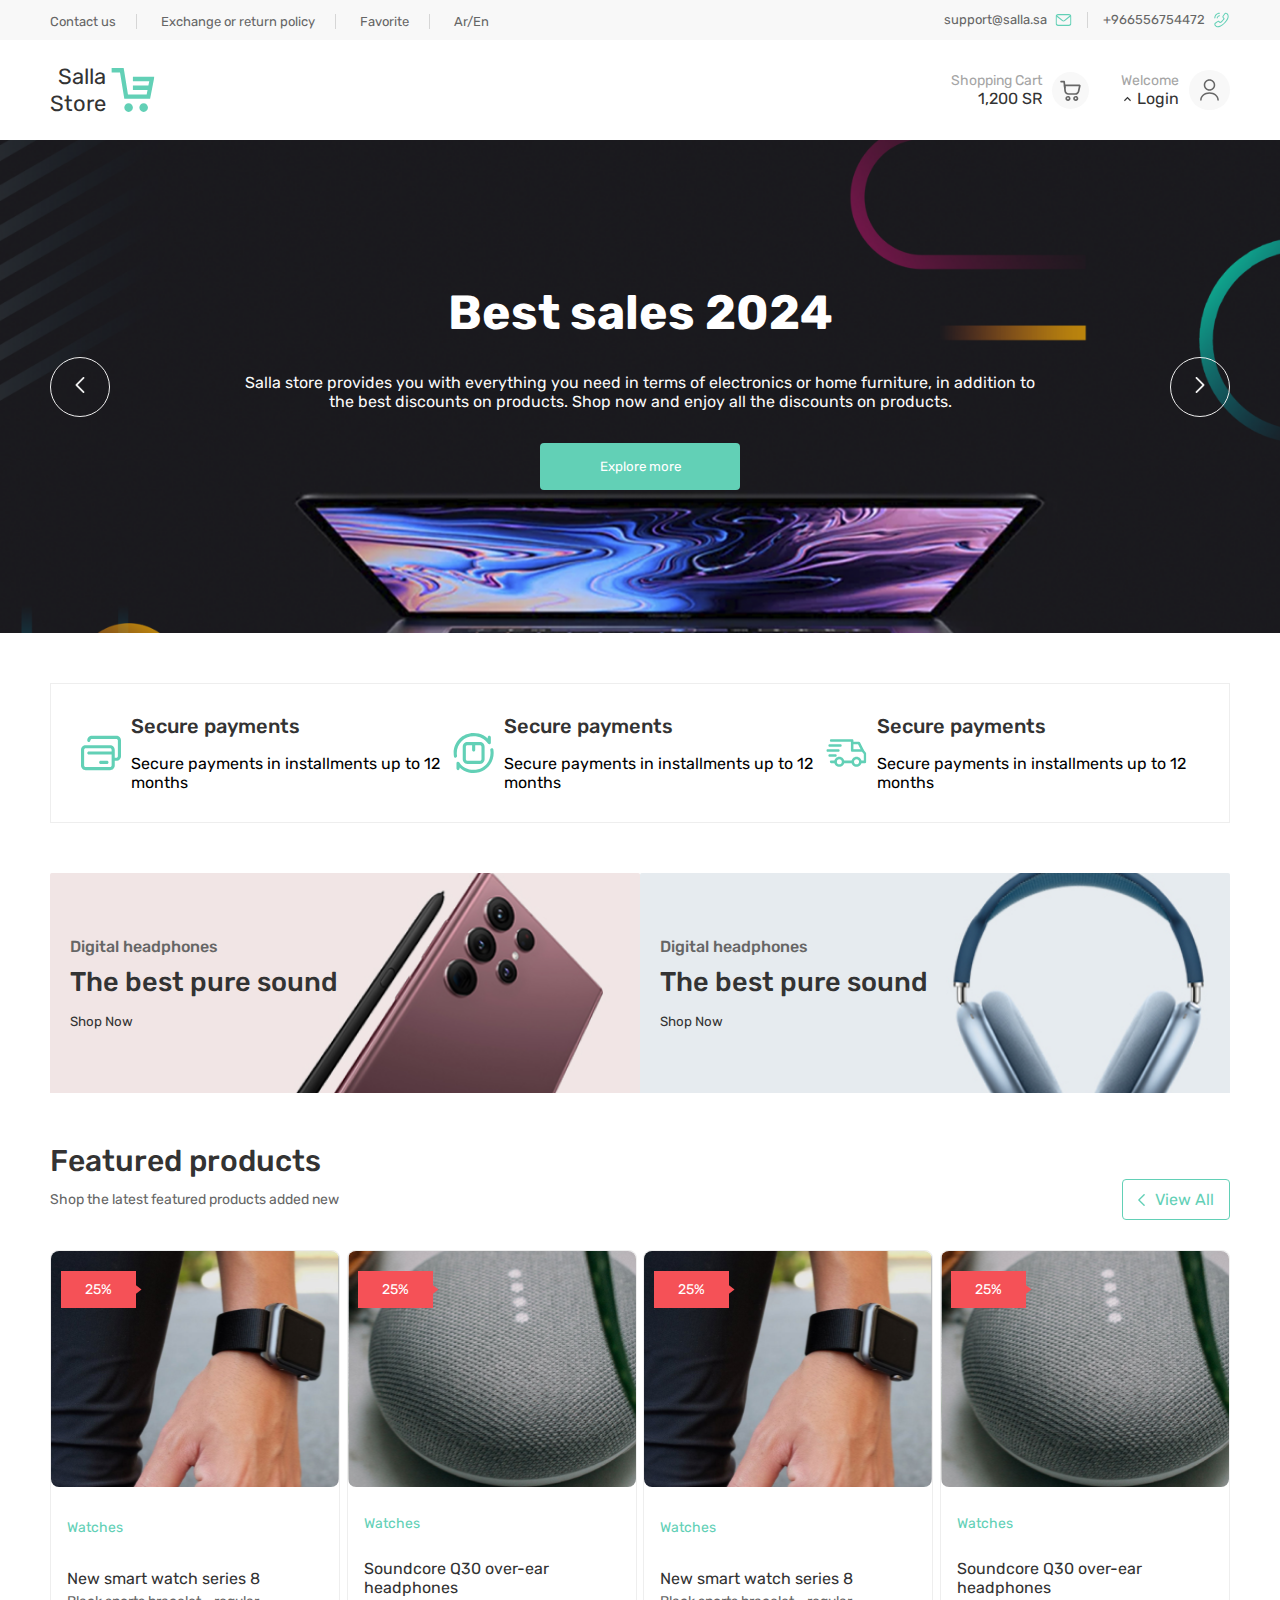
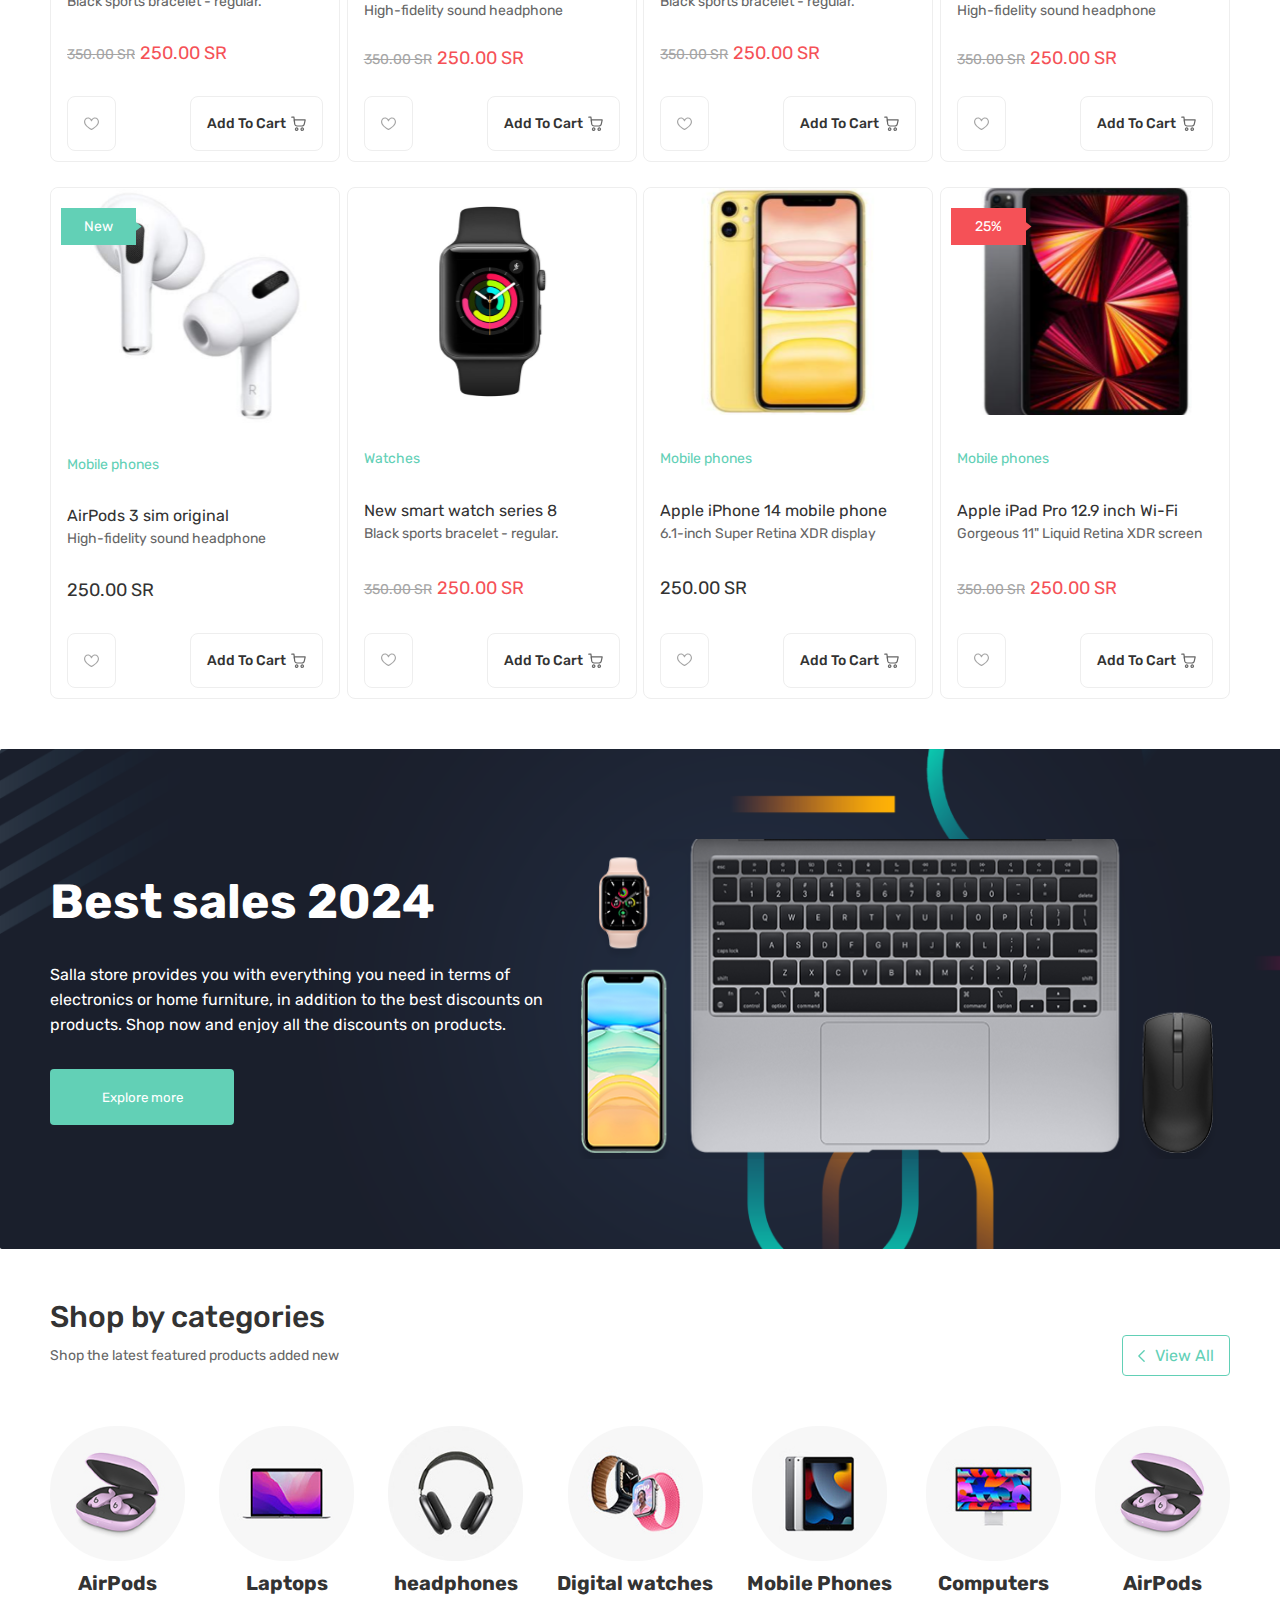
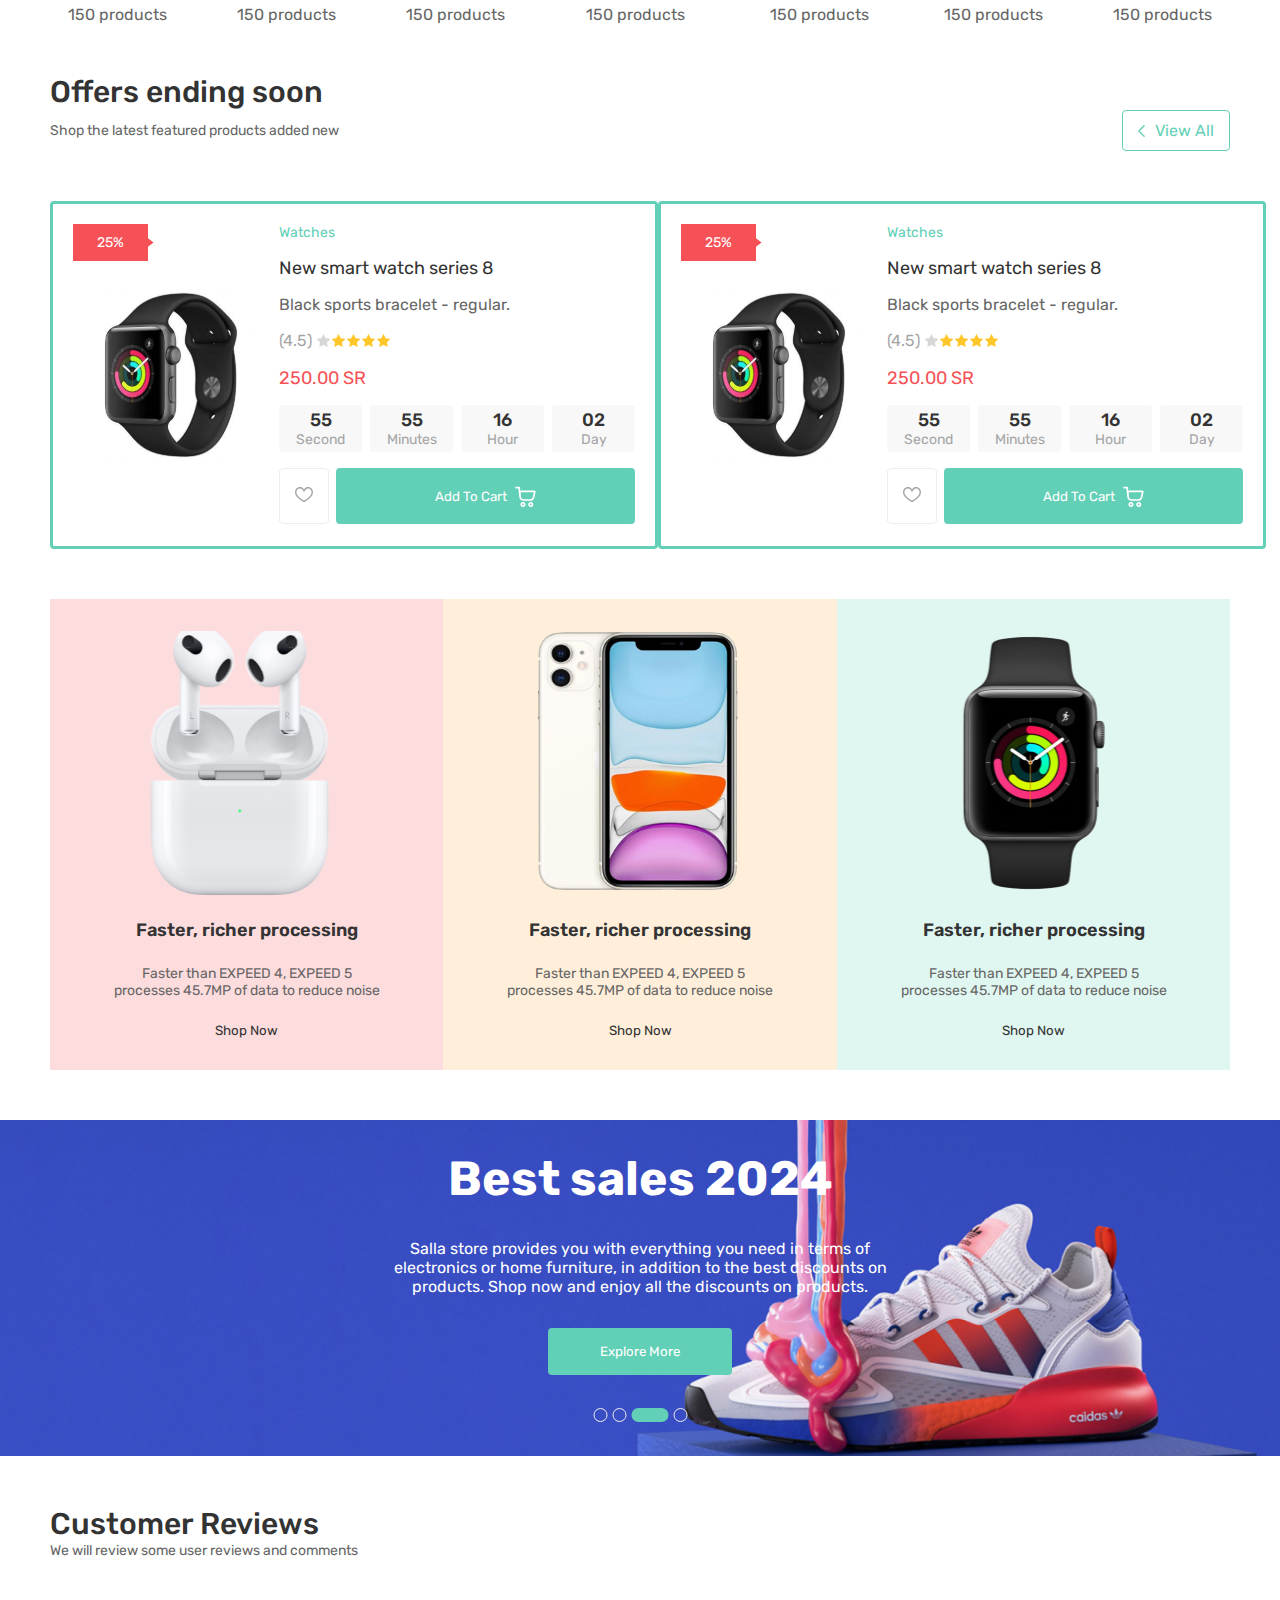
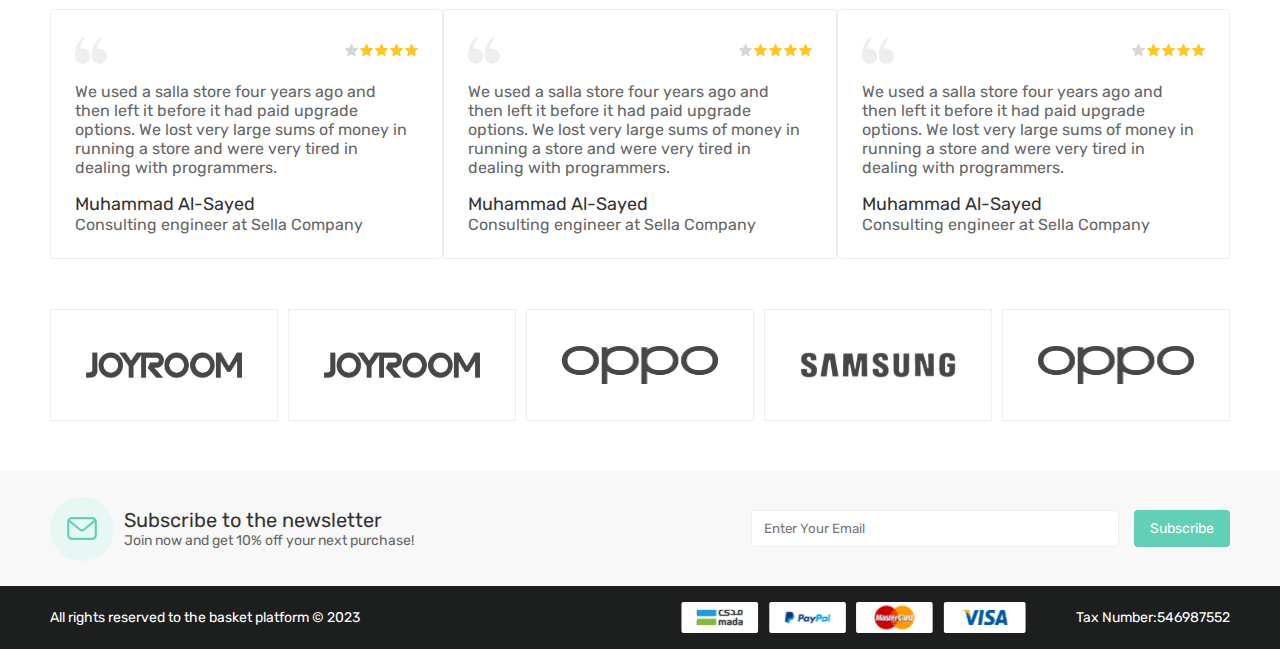
<file: index.html>
<!DOCTYPE html>
<html lang="en">
  <head>
    <meta charset="UTF-8" />
    <meta name="viewport" content="width=device-width, initial-scale=1.0" />
    <link rel="stylesheet" href="./assets/css/style.css" />
    <link rel="stylesheet" href="./assets/css/home.css" />
    <title>Document</title>
  </head>
  <body>
    <!-- ! header-section -->
    <header>
      <div>
        <button>Contact us</button>
        <button>Exchange or return policy</button>
        <button>Favorite</button>
        <button class="lang-switch">Ar/En</button>
      </div>
      <div class="header-links">
        <a href="">
          <img src="./assets/imgs/email.svg" alt="mail" />support@salla.sa</a
        >
        <a href="">
          <img src="./assets/imgs/call.svg" alt="phone" />+966556754472</a
        >
      </div>
    </header>
    <!-- ! nav-section -->
    <nav>
      <div class="logo-container">
        <a href="./index.html">
          Salla Store <img src="./assets/imgs/logo.svg" alt="logo"
        /></a>
      </div>
      <div class="nav-actions">
        <div>
          <div>
            <p class="title">Shopping Cart</p>
            <p>1,200 SR</p>
          </div>
          <a href="./cart.html"
            ><img src="./assets/imgs/cart.svg" alt="cart"
          /></a>
        </div>
        <div>
          <div>
            <p class="title">Welcome</p>
            <button>
              <img src="./assets/imgs/arrow-up.svg" alt="arrow-up" />Login
            </button>
          </div>
          <a href="./info.html"
            ><img src="./assets/imgs/user.svg" alt="user"
          /></a>
        </div>
      </div>
      <button><img src="./assets/imgs/list.svg" alt="list" /></button>
    </nav>
    <!-- ! hero-section -->
    <div class="hero">
      <button>
        <img src="./assets/imgs/arrow-left.svg" alt="arrow-left" />
      </button>
      <div class="hero-content">
        <h2>Best sales 2024</h2>
        <p>
          Salla store provides you with everything you need in terms of
          electronics or home furniture, in addition to the best discounts on
          products. Shop now and enjoy all the discounts on products.
        </p>
        <button>Explore more</button>
      </div>
      <button>
        <img src="./assets/imgs/arrow-right.svg" alt="arrow-right" />
      </button>
    </div>
    <!-- ! features-section -->
    <div class="features-container">
      <div class="features-card">
        <img src="./assets/imgs/payment.svg" alt="payment" />
        <div>
          <h6>Secure payments</h6>
          <p>Secure payments in installments up to 12 months</p>
        </div>
      </div>
      <div class="features-card">
        <img src="./assets/imgs/shipping.svg" alt="shipping" />
        <div>
          <h6>Secure payments</h6>
          <p>Secure payments in installments up to 12 months</p>
        </div>
      </div>
      <div class="features-card">
        <img src="./assets/imgs/guaranteed.svg" alt="guaranteed" />
        <div>
          <h6>Secure payments</h6>
          <p>Secure payments in installments up to 12 months</p>
        </div>
      </div>
    </div>
    <!-- ! banners-section -->
    <div class="banners-container">
      <div class="galaxy-s24">
        <div>
          <p>Digital headphones</p>
          <h6>The best pure sound</h6>
        </div>
        <button>Shop Now</button>
      </div>
      <div class="headphones">
        <div>
          <p>Digital headphones</p>
          <h6>The best pure sound</h6>
        </div>
        <button>Shop Now</button>
      </div>
    </div>
    <!-- ! featured-products-section -->
    <div class="featured-products">
      <div class="featured-products-header">
        <h2>Featured products</h2>
        <div>
          <p>Shop the latest featured products added new</p>
          <a href="./products.html">
            <svg
              width="7"
              height="12"
              viewBox="0 0 7 12"
              fill="none"
              xmlns="http://www.w3.org/2000/svg"
            >
              <path
                d="M6.14119 12.0002C5.96468 12.0002 5.78817 11.9322 5.6524 11.7961L0.370658 6.50352C0.248459 6.38107 0.166992 6.20419 0.166992 6.01371C0.166992 5.83684 0.234881 5.61915 0.370658 5.4967L5.6524 0.204085C5.92395 -0.0680284 6.35844 -0.0680284 6.62999 0.204085C6.90155 0.476199 6.90155 0.911581 6.62999 1.18369L1.8099 6.00011L6.62999 10.8301C6.90155 11.1022 6.90155 11.5376 6.62999 11.8097C6.49422 11.9322 6.31771 12.0002 6.14119 12.0002Z"
                fill="#EEEEEE"
              /></svg
            >View All
          </a>
        </div>
      </div>
      <div class="featured-products-cards">
        <div class="featured-products-card">
          <small
            >25%
            <svg
              width="8"
              height="11"
              viewBox="0 0 8 11"
              fill="none"
              xmlns="http://www.w3.org/2000/svg"
            >
              <path
                d="M7.5 5.5L0.75 10.6962L0.750001 0.303847L7.5 5.5Z"
                fill="#62D0B6"
              /></svg
          ></small>
          <img src="./assets/imgs/smart-watch-one.svg" alt="smart-watch" />
          <p class="product-type">Watches</p>
          <div>
            <p class="product-name">New smart watch series 8</p>
            <p>Black sports bracelet - regular.</p>
          </div>
          <span><del>350.00 SR</del>250.00 SR</span>
          <div class="featured-card-footer">
            <button>
              <svg
                width="18"
                height="18"
                viewBox="0 0 18 18"
                fill="none"
                xmlns="http://www.w3.org/2000/svg"
              >
                <path
                  d="M13.1484 1.09766C11.6511 1.09766 10.3385 1.76531 9.35258 3.02847C9.2211 3.19694 9.10389 3.36548 9 3.52871C8.89611 3.36545 8.7789 3.19694 8.64742 3.02847C7.66146 1.76531 6.34887 1.09766 4.85156 1.09766C2.02303 1.09766 0 3.46603 0 6.30795C0 9.55755 2.66333 12.6202 8.63568 16.2382C8.74765 16.306 8.87382 16.3399 9 16.3399C9.12618 16.3399 9.25235 16.306 9.36432 16.2382C15.3367 12.6202 18 9.55759 18 6.30799C18 3.46754 15.9786 1.09766 13.1484 1.09766ZM14.736 10.3543C13.4926 11.7416 11.6137 13.2024 9 14.8129C6.38631 13.2024 4.50738 11.7416 3.26401 10.3543C2.01393 8.95944 1.40625 7.63587 1.40625 6.30799C1.40625 4.26175 2.78909 2.50391 4.85156 2.50391C5.90189 2.50391 6.79746 2.96059 7.51342 3.86129C8.0859 4.58161 8.32711 5.32541 8.3288 5.33072C8.42038 5.62445 8.69235 5.82452 9.00004 5.82452C9.30772 5.82452 9.57969 5.62448 9.67127 5.33072C9.67349 5.32361 9.90745 4.60302 10.4611 3.8937C11.181 2.97148 12.0851 2.50387 13.1484 2.50387C15.2131 2.50387 16.5938 4.26341 16.5938 6.30795C16.5938 7.63584 15.9861 8.9594 14.736 10.3543Z"
                  fill="#A5A5A5"
                />
              </svg>
            </button>
            <button>
              Add To Cart
              <svg
                width="21"
                height="21"
                viewBox="0 0 21 21"
                fill="none"
                xmlns="http://www.w3.org/2000/svg"
              >
                <path
                  fill-rule="evenodd"
                  clip-rule="evenodd"
                  d="M3.80367 5.84579C3.78876 5.68077 3.80838 5.51445 3.8613 5.35742C3.91422 5.2004 3.99926 5.05613 4.11102 4.93379C4.22277 4.81145 4.35879 4.71374 4.51039 4.64687C4.662 4.58 4.82587 4.54545 4.99157 4.54541H19.4543C19.6329 4.54549 19.8092 4.58567 19.9703 4.66301C20.1313 4.74034 20.2729 4.85285 20.3846 4.99222C20.4963 5.13159 20.5753 5.29428 20.6158 5.46827C20.6562 5.64226 20.6571 5.82311 20.6183 5.99747L19.3963 11.5058C19.1861 12.4524 18.6593 13.299 17.9029 13.9057C17.1465 14.5124 16.2058 14.843 15.2361 14.8428H8.50925C7.44557 14.8429 6.42033 14.4451 5.63505 13.7276C4.84978 13.0101 4.36127 12.0249 4.26554 10.9655L3.80367 5.84579ZM5.55058 6.24971L5.96302 10.8121C6.02048 11.448 6.31384 12.0394 6.78536 12.4699C7.25689 12.9005 7.87245 13.139 8.51095 13.1385H15.2378C15.8195 13.1384 16.3837 12.9399 16.8374 12.5758C17.291 12.2117 17.6069 11.7038 17.7329 11.1359L18.8186 6.24971H5.55058Z"
                  fill="#666666"
                />
                <path
                  fill-rule="evenodd"
                  clip-rule="evenodd"
                  d="M0.279297 1.68516C0.279297 1.45915 0.369077 1.24241 0.528886 1.0826C0.688695 0.922788 0.905443 0.833008 1.13145 0.833008H4.12079C4.32924 0.833219 4.53037 0.909822 4.68615 1.04832C4.84192 1.18683 4.94153 1.37762 4.96613 1.5846L5.65126 7.38093C5.6777 7.60558 5.61382 7.83153 5.47366 8.00908C5.33351 8.18663 5.12857 8.30123 4.90392 8.32767C4.67927 8.35412 4.45332 8.29023 4.27577 8.15008C4.09822 8.00993 3.98362 7.80499 3.95718 7.58034L3.36238 2.53561H1.13145C0.905443 2.53561 0.688695 2.44582 0.528886 2.28602C0.369077 2.12621 0.279297 1.91116 0.279297 1.68516ZM7.94865 19.2957C8.17466 19.2957 8.39141 19.2059 8.55122 19.0461C8.71103 18.8863 8.80081 18.6696 8.80081 18.4436C8.80081 18.2176 8.71103 18.0008 8.55122 17.841C8.39141 17.6812 8.17466 17.5914 7.94865 17.5914C7.72265 17.5914 7.5059 17.6812 7.34609 17.841C7.18628 18.0008 7.0965 18.2176 7.0965 18.4436C7.0965 18.6696 7.18628 18.8863 7.34609 19.0461C7.5059 19.2059 7.72265 19.2957 7.94865 19.2957ZM7.94865 21C8.28437 21 8.6168 20.9339 8.92697 20.8054C9.23713 20.6769 9.51895 20.4886 9.75634 20.2512C9.99373 20.0138 10.182 19.732 10.3105 19.4219C10.439 19.1117 10.5051 18.7793 10.5051 18.4436C10.5051 18.1078 10.439 17.7754 10.3105 17.4652C10.182 17.1551 9.99373 16.8733 9.75634 16.6359C9.51895 16.3985 9.23713 16.2102 8.92697 16.0817C8.6168 15.9532 8.28437 15.8871 7.94865 15.8871C7.27064 15.8871 6.6204 16.1564 6.14097 16.6359C5.66154 17.1153 5.3922 17.7655 5.3922 18.4436C5.3922 19.1216 5.66154 19.7718 6.14097 20.2512C6.6204 20.7307 7.27064 21 7.94865 21ZM15.7237 19.2957C15.9497 19.2957 16.1664 19.2059 16.3262 19.0461C16.486 18.8863 16.5758 18.6696 16.5758 18.4436C16.5758 18.2176 16.486 18.0008 16.3262 17.841C16.1664 17.6812 15.9497 17.5914 15.7237 17.5914C15.4977 17.5914 15.2809 17.6812 15.1211 17.841C14.9613 18.0008 14.8715 18.2176 14.8715 18.4436C14.8715 18.6696 14.9613 18.8863 15.1211 19.0461C15.2809 19.2059 15.4977 19.2957 15.7237 19.2957ZM15.7237 21C16.0594 21 16.3918 20.9339 16.702 20.8054C17.0122 20.6769 17.294 20.4886 17.5314 20.2512C17.7688 20.0138 17.9571 19.732 18.0855 19.4219C18.214 19.1117 18.2801 18.7793 18.2801 18.4436C18.2801 18.1078 18.214 17.7754 18.0855 17.4652C17.9571 17.1551 17.7688 16.8733 17.5314 16.6359C17.294 16.3985 17.0122 16.2102 16.702 16.0817C16.3918 15.9532 16.0594 15.8871 15.7237 15.8871C15.0457 15.8871 14.3954 16.1564 13.916 16.6359C13.4366 17.1153 13.1672 17.7655 13.1672 18.4436C13.1672 19.1216 13.4366 19.7718 13.916 20.2512C14.3954 20.7307 15.0457 21 15.7237 21Z"
                  fill="#666666"
                />
              </svg>
            </button>
          </div>
        </div>
        <div class="featured-products-card">
          <small
            >25%
            <svg
              width="8"
              height="11"
              viewBox="0 0 8 11"
              fill="none"
              xmlns="http://www.w3.org/2000/svg"
            >
              <path
                d="M7.5 5.5L0.75 10.6962L0.750001 0.303847L7.5 5.5Z"
                fill="#62D0B6"
              /></svg
          ></small>
          <img src="./assets/imgs/head-phones.svg" alt="headphones" />
          <p class="product-type">Watches</p>
          <div>
            <p class="product-name">Soundcore Q30 over-ear headphones</p>
            <p>High-fidelity sound headphone</p>
          </div>
          <span><del>350.00 SR</del>250.00 SR</span>
          <div class="featured-card-footer">
            <button>
              <svg
                width="18"
                height="18"
                viewBox="0 0 18 18"
                fill="none"
                xmlns="http://www.w3.org/2000/svg"
              >
                <path
                  d="M13.1484 1.09766C11.6511 1.09766 10.3385 1.76531 9.35258 3.02847C9.2211 3.19694 9.10389 3.36548 9 3.52871C8.89611 3.36545 8.7789 3.19694 8.64742 3.02847C7.66146 1.76531 6.34887 1.09766 4.85156 1.09766C2.02303 1.09766 0 3.46603 0 6.30795C0 9.55755 2.66333 12.6202 8.63568 16.2382C8.74765 16.306 8.87382 16.3399 9 16.3399C9.12618 16.3399 9.25235 16.306 9.36432 16.2382C15.3367 12.6202 18 9.55759 18 6.30799C18 3.46754 15.9786 1.09766 13.1484 1.09766ZM14.736 10.3543C13.4926 11.7416 11.6137 13.2024 9 14.8129C6.38631 13.2024 4.50738 11.7416 3.26401 10.3543C2.01393 8.95944 1.40625 7.63587 1.40625 6.30799C1.40625 4.26175 2.78909 2.50391 4.85156 2.50391C5.90189 2.50391 6.79746 2.96059 7.51342 3.86129C8.0859 4.58161 8.32711 5.32541 8.3288 5.33072C8.42038 5.62445 8.69235 5.82452 9.00004 5.82452C9.30772 5.82452 9.57969 5.62448 9.67127 5.33072C9.67349 5.32361 9.90745 4.60302 10.4611 3.8937C11.181 2.97148 12.0851 2.50387 13.1484 2.50387C15.2131 2.50387 16.5938 4.26341 16.5938 6.30795C16.5938 7.63584 15.9861 8.9594 14.736 10.3543Z"
                  fill="#A5A5A5"
                />
              </svg>
            </button>
            <button>
              Add To Cart
              <svg
                width="21"
                height="21"
                viewBox="0 0 21 21"
                fill="none"
                xmlns="http://www.w3.org/2000/svg"
              >
                <path
                  fill-rule="evenodd"
                  clip-rule="evenodd"
                  d="M3.80367 5.84579C3.78876 5.68077 3.80838 5.51445 3.8613 5.35742C3.91422 5.2004 3.99926 5.05613 4.11102 4.93379C4.22277 4.81145 4.35879 4.71374 4.51039 4.64687C4.662 4.58 4.82587 4.54545 4.99157 4.54541H19.4543C19.6329 4.54549 19.8092 4.58567 19.9703 4.66301C20.1313 4.74034 20.2729 4.85285 20.3846 4.99222C20.4963 5.13159 20.5753 5.29428 20.6158 5.46827C20.6562 5.64226 20.6571 5.82311 20.6183 5.99747L19.3963 11.5058C19.1861 12.4524 18.6593 13.299 17.9029 13.9057C17.1465 14.5124 16.2058 14.843 15.2361 14.8428H8.50925C7.44557 14.8429 6.42033 14.4451 5.63505 13.7276C4.84978 13.0101 4.36127 12.0249 4.26554 10.9655L3.80367 5.84579ZM5.55058 6.24971L5.96302 10.8121C6.02048 11.448 6.31384 12.0394 6.78536 12.4699C7.25689 12.9005 7.87245 13.139 8.51095 13.1385H15.2378C15.8195 13.1384 16.3837 12.9399 16.8374 12.5758C17.291 12.2117 17.6069 11.7038 17.7329 11.1359L18.8186 6.24971H5.55058Z"
                  fill="#666666"
                />
                <path
                  fill-rule="evenodd"
                  clip-rule="evenodd"
                  d="M0.279297 1.68516C0.279297 1.45915 0.369077 1.24241 0.528886 1.0826C0.688695 0.922788 0.905443 0.833008 1.13145 0.833008H4.12079C4.32924 0.833219 4.53037 0.909822 4.68615 1.04832C4.84192 1.18683 4.94153 1.37762 4.96613 1.5846L5.65126 7.38093C5.6777 7.60558 5.61382 7.83153 5.47366 8.00908C5.33351 8.18663 5.12857 8.30123 4.90392 8.32767C4.67927 8.35412 4.45332 8.29023 4.27577 8.15008C4.09822 8.00993 3.98362 7.80499 3.95718 7.58034L3.36238 2.53561H1.13145C0.905443 2.53561 0.688695 2.44582 0.528886 2.28602C0.369077 2.12621 0.279297 1.91116 0.279297 1.68516ZM7.94865 19.2957C8.17466 19.2957 8.39141 19.2059 8.55122 19.0461C8.71103 18.8863 8.80081 18.6696 8.80081 18.4436C8.80081 18.2176 8.71103 18.0008 8.55122 17.841C8.39141 17.6812 8.17466 17.5914 7.94865 17.5914C7.72265 17.5914 7.5059 17.6812 7.34609 17.841C7.18628 18.0008 7.0965 18.2176 7.0965 18.4436C7.0965 18.6696 7.18628 18.8863 7.34609 19.0461C7.5059 19.2059 7.72265 19.2957 7.94865 19.2957ZM7.94865 21C8.28437 21 8.6168 20.9339 8.92697 20.8054C9.23713 20.6769 9.51895 20.4886 9.75634 20.2512C9.99373 20.0138 10.182 19.732 10.3105 19.4219C10.439 19.1117 10.5051 18.7793 10.5051 18.4436C10.5051 18.1078 10.439 17.7754 10.3105 17.4652C10.182 17.1551 9.99373 16.8733 9.75634 16.6359C9.51895 16.3985 9.23713 16.2102 8.92697 16.0817C8.6168 15.9532 8.28437 15.8871 7.94865 15.8871C7.27064 15.8871 6.6204 16.1564 6.14097 16.6359C5.66154 17.1153 5.3922 17.7655 5.3922 18.4436C5.3922 19.1216 5.66154 19.7718 6.14097 20.2512C6.6204 20.7307 7.27064 21 7.94865 21ZM15.7237 19.2957C15.9497 19.2957 16.1664 19.2059 16.3262 19.0461C16.486 18.8863 16.5758 18.6696 16.5758 18.4436C16.5758 18.2176 16.486 18.0008 16.3262 17.841C16.1664 17.6812 15.9497 17.5914 15.7237 17.5914C15.4977 17.5914 15.2809 17.6812 15.1211 17.841C14.9613 18.0008 14.8715 18.2176 14.8715 18.4436C14.8715 18.6696 14.9613 18.8863 15.1211 19.0461C15.2809 19.2059 15.4977 19.2957 15.7237 19.2957ZM15.7237 21C16.0594 21 16.3918 20.9339 16.702 20.8054C17.0122 20.6769 17.294 20.4886 17.5314 20.2512C17.7688 20.0138 17.9571 19.732 18.0855 19.4219C18.214 19.1117 18.2801 18.7793 18.2801 18.4436C18.2801 18.1078 18.214 17.7754 18.0855 17.4652C17.9571 17.1551 17.7688 16.8733 17.5314 16.6359C17.294 16.3985 17.0122 16.2102 16.702 16.0817C16.3918 15.9532 16.0594 15.8871 15.7237 15.8871C15.0457 15.8871 14.3954 16.1564 13.916 16.6359C13.4366 17.1153 13.1672 17.7655 13.1672 18.4436C13.1672 19.1216 13.4366 19.7718 13.916 20.2512C14.3954 20.7307 15.0457 21 15.7237 21Z"
                  fill="#666666"
                />
              </svg>
            </button>
          </div>
        </div>
        <div class="featured-products-card">
          <small
            >25%
            <svg
              width="8"
              height="11"
              viewBox="0 0 8 11"
              fill="none"
              xmlns="http://www.w3.org/2000/svg"
            >
              <path
                d="M7.5 5.5L0.75 10.6962L0.750001 0.303847L7.5 5.5Z"
                fill="#62D0B6"
              /></svg
          ></small>
          <img src="./assets/imgs/smart-watch-one.svg" alt="smart-watch" />
          <p class="product-type">Watches</p>
          <div>
            <p class="product-name">New smart watch series 8</p>
            <p>Black sports bracelet - regular.</p>
          </div>
          <span><del>350.00 SR</del>250.00 SR</span>
          <div class="featured-card-footer">
            <button>
              <svg
                width="18"
                height="18"
                viewBox="0 0 18 18"
                fill="none"
                xmlns="http://www.w3.org/2000/svg"
              >
                <path
                  d="M13.1484 1.09766C11.6511 1.09766 10.3385 1.76531 9.35258 3.02847C9.2211 3.19694 9.10389 3.36548 9 3.52871C8.89611 3.36545 8.7789 3.19694 8.64742 3.02847C7.66146 1.76531 6.34887 1.09766 4.85156 1.09766C2.02303 1.09766 0 3.46603 0 6.30795C0 9.55755 2.66333 12.6202 8.63568 16.2382C8.74765 16.306 8.87382 16.3399 9 16.3399C9.12618 16.3399 9.25235 16.306 9.36432 16.2382C15.3367 12.6202 18 9.55759 18 6.30799C18 3.46754 15.9786 1.09766 13.1484 1.09766ZM14.736 10.3543C13.4926 11.7416 11.6137 13.2024 9 14.8129C6.38631 13.2024 4.50738 11.7416 3.26401 10.3543C2.01393 8.95944 1.40625 7.63587 1.40625 6.30799C1.40625 4.26175 2.78909 2.50391 4.85156 2.50391C5.90189 2.50391 6.79746 2.96059 7.51342 3.86129C8.0859 4.58161 8.32711 5.32541 8.3288 5.33072C8.42038 5.62445 8.69235 5.82452 9.00004 5.82452C9.30772 5.82452 9.57969 5.62448 9.67127 5.33072C9.67349 5.32361 9.90745 4.60302 10.4611 3.8937C11.181 2.97148 12.0851 2.50387 13.1484 2.50387C15.2131 2.50387 16.5938 4.26341 16.5938 6.30795C16.5938 7.63584 15.9861 8.9594 14.736 10.3543Z"
                  fill="#A5A5A5"
                />
              </svg>
            </button>
            <button>
              Add To Cart
              <svg
                width="21"
                height="21"
                viewBox="0 0 21 21"
                fill="none"
                xmlns="http://www.w3.org/2000/svg"
              >
                <path
                  fill-rule="evenodd"
                  clip-rule="evenodd"
                  d="M3.80367 5.84579C3.78876 5.68077 3.80838 5.51445 3.8613 5.35742C3.91422 5.2004 3.99926 5.05613 4.11102 4.93379C4.22277 4.81145 4.35879 4.71374 4.51039 4.64687C4.662 4.58 4.82587 4.54545 4.99157 4.54541H19.4543C19.6329 4.54549 19.8092 4.58567 19.9703 4.66301C20.1313 4.74034 20.2729 4.85285 20.3846 4.99222C20.4963 5.13159 20.5753 5.29428 20.6158 5.46827C20.6562 5.64226 20.6571 5.82311 20.6183 5.99747L19.3963 11.5058C19.1861 12.4524 18.6593 13.299 17.9029 13.9057C17.1465 14.5124 16.2058 14.843 15.2361 14.8428H8.50925C7.44557 14.8429 6.42033 14.4451 5.63505 13.7276C4.84978 13.0101 4.36127 12.0249 4.26554 10.9655L3.80367 5.84579ZM5.55058 6.24971L5.96302 10.8121C6.02048 11.448 6.31384 12.0394 6.78536 12.4699C7.25689 12.9005 7.87245 13.139 8.51095 13.1385H15.2378C15.8195 13.1384 16.3837 12.9399 16.8374 12.5758C17.291 12.2117 17.6069 11.7038 17.7329 11.1359L18.8186 6.24971H5.55058Z"
                  fill="#666666"
                />
                <path
                  fill-rule="evenodd"
                  clip-rule="evenodd"
                  d="M0.279297 1.68516C0.279297 1.45915 0.369077 1.24241 0.528886 1.0826C0.688695 0.922788 0.905443 0.833008 1.13145 0.833008H4.12079C4.32924 0.833219 4.53037 0.909822 4.68615 1.04832C4.84192 1.18683 4.94153 1.37762 4.96613 1.5846L5.65126 7.38093C5.6777 7.60558 5.61382 7.83153 5.47366 8.00908C5.33351 8.18663 5.12857 8.30123 4.90392 8.32767C4.67927 8.35412 4.45332 8.29023 4.27577 8.15008C4.09822 8.00993 3.98362 7.80499 3.95718 7.58034L3.36238 2.53561H1.13145C0.905443 2.53561 0.688695 2.44582 0.528886 2.28602C0.369077 2.12621 0.279297 1.91116 0.279297 1.68516ZM7.94865 19.2957C8.17466 19.2957 8.39141 19.2059 8.55122 19.0461C8.71103 18.8863 8.80081 18.6696 8.80081 18.4436C8.80081 18.2176 8.71103 18.0008 8.55122 17.841C8.39141 17.6812 8.17466 17.5914 7.94865 17.5914C7.72265 17.5914 7.5059 17.6812 7.34609 17.841C7.18628 18.0008 7.0965 18.2176 7.0965 18.4436C7.0965 18.6696 7.18628 18.8863 7.34609 19.0461C7.5059 19.2059 7.72265 19.2957 7.94865 19.2957ZM7.94865 21C8.28437 21 8.6168 20.9339 8.92697 20.8054C9.23713 20.6769 9.51895 20.4886 9.75634 20.2512C9.99373 20.0138 10.182 19.732 10.3105 19.4219C10.439 19.1117 10.5051 18.7793 10.5051 18.4436C10.5051 18.1078 10.439 17.7754 10.3105 17.4652C10.182 17.1551 9.99373 16.8733 9.75634 16.6359C9.51895 16.3985 9.23713 16.2102 8.92697 16.0817C8.6168 15.9532 8.28437 15.8871 7.94865 15.8871C7.27064 15.8871 6.6204 16.1564 6.14097 16.6359C5.66154 17.1153 5.3922 17.7655 5.3922 18.4436C5.3922 19.1216 5.66154 19.7718 6.14097 20.2512C6.6204 20.7307 7.27064 21 7.94865 21ZM15.7237 19.2957C15.9497 19.2957 16.1664 19.2059 16.3262 19.0461C16.486 18.8863 16.5758 18.6696 16.5758 18.4436C16.5758 18.2176 16.486 18.0008 16.3262 17.841C16.1664 17.6812 15.9497 17.5914 15.7237 17.5914C15.4977 17.5914 15.2809 17.6812 15.1211 17.841C14.9613 18.0008 14.8715 18.2176 14.8715 18.4436C14.8715 18.6696 14.9613 18.8863 15.1211 19.0461C15.2809 19.2059 15.4977 19.2957 15.7237 19.2957ZM15.7237 21C16.0594 21 16.3918 20.9339 16.702 20.8054C17.0122 20.6769 17.294 20.4886 17.5314 20.2512C17.7688 20.0138 17.9571 19.732 18.0855 19.4219C18.214 19.1117 18.2801 18.7793 18.2801 18.4436C18.2801 18.1078 18.214 17.7754 18.0855 17.4652C17.9571 17.1551 17.7688 16.8733 17.5314 16.6359C17.294 16.3985 17.0122 16.2102 16.702 16.0817C16.3918 15.9532 16.0594 15.8871 15.7237 15.8871C15.0457 15.8871 14.3954 16.1564 13.916 16.6359C13.4366 17.1153 13.1672 17.7655 13.1672 18.4436C13.1672 19.1216 13.4366 19.7718 13.916 20.2512C14.3954 20.7307 15.0457 21 15.7237 21Z"
                  fill="#666666"
                />
              </svg>
            </button>
          </div>
        </div>
        <div class="featured-products-card">
          <small
            >25%
            <svg
              width="8"
              height="11"
              viewBox="0 0 8 11"
              fill="none"
              xmlns="http://www.w3.org/2000/svg"
            >
              <path
                d="M7.5 5.5L0.75 10.6962L0.750001 0.303847L7.5 5.5Z"
                fill="#62D0B6"
              /></svg
          ></small>
          <img src="./assets/imgs/head-phones.svg" alt="headphones" />
          <p class="product-type">Watches</p>
          <div>
            <p class="product-name">Soundcore Q30 over-ear headphones</p>
            <p>High-fidelity sound headphone</p>
          </div>
          <span><del>350.00 SR</del>250.00 SR</span>
          <div class="featured-card-footer">
            <button>
              <svg
                width="18"
                height="18"
                viewBox="0 0 18 18"
                fill="none"
                xmlns="http://www.w3.org/2000/svg"
              >
                <path
                  d="M13.1484 1.09766C11.6511 1.09766 10.3385 1.76531 9.35258 3.02847C9.2211 3.19694 9.10389 3.36548 9 3.52871C8.89611 3.36545 8.7789 3.19694 8.64742 3.02847C7.66146 1.76531 6.34887 1.09766 4.85156 1.09766C2.02303 1.09766 0 3.46603 0 6.30795C0 9.55755 2.66333 12.6202 8.63568 16.2382C8.74765 16.306 8.87382 16.3399 9 16.3399C9.12618 16.3399 9.25235 16.306 9.36432 16.2382C15.3367 12.6202 18 9.55759 18 6.30799C18 3.46754 15.9786 1.09766 13.1484 1.09766ZM14.736 10.3543C13.4926 11.7416 11.6137 13.2024 9 14.8129C6.38631 13.2024 4.50738 11.7416 3.26401 10.3543C2.01393 8.95944 1.40625 7.63587 1.40625 6.30799C1.40625 4.26175 2.78909 2.50391 4.85156 2.50391C5.90189 2.50391 6.79746 2.96059 7.51342 3.86129C8.0859 4.58161 8.32711 5.32541 8.3288 5.33072C8.42038 5.62445 8.69235 5.82452 9.00004 5.82452C9.30772 5.82452 9.57969 5.62448 9.67127 5.33072C9.67349 5.32361 9.90745 4.60302 10.4611 3.8937C11.181 2.97148 12.0851 2.50387 13.1484 2.50387C15.2131 2.50387 16.5938 4.26341 16.5938 6.30795C16.5938 7.63584 15.9861 8.9594 14.736 10.3543Z"
                  fill="#A5A5A5"
                />
              </svg>
            </button>
            <button>
              Add To Cart
              <svg
                width="21"
                height="21"
                viewBox="0 0 21 21"
                fill="none"
                xmlns="http://www.w3.org/2000/svg"
              >
                <path
                  fill-rule="evenodd"
                  clip-rule="evenodd"
                  d="M3.80367 5.84579C3.78876 5.68077 3.80838 5.51445 3.8613 5.35742C3.91422 5.2004 3.99926 5.05613 4.11102 4.93379C4.22277 4.81145 4.35879 4.71374 4.51039 4.64687C4.662 4.58 4.82587 4.54545 4.99157 4.54541H19.4543C19.6329 4.54549 19.8092 4.58567 19.9703 4.66301C20.1313 4.74034 20.2729 4.85285 20.3846 4.99222C20.4963 5.13159 20.5753 5.29428 20.6158 5.46827C20.6562 5.64226 20.6571 5.82311 20.6183 5.99747L19.3963 11.5058C19.1861 12.4524 18.6593 13.299 17.9029 13.9057C17.1465 14.5124 16.2058 14.843 15.2361 14.8428H8.50925C7.44557 14.8429 6.42033 14.4451 5.63505 13.7276C4.84978 13.0101 4.36127 12.0249 4.26554 10.9655L3.80367 5.84579ZM5.55058 6.24971L5.96302 10.8121C6.02048 11.448 6.31384 12.0394 6.78536 12.4699C7.25689 12.9005 7.87245 13.139 8.51095 13.1385H15.2378C15.8195 13.1384 16.3837 12.9399 16.8374 12.5758C17.291 12.2117 17.6069 11.7038 17.7329 11.1359L18.8186 6.24971H5.55058Z"
                  fill="#666666"
                />
                <path
                  fill-rule="evenodd"
                  clip-rule="evenodd"
                  d="M0.279297 1.68516C0.279297 1.45915 0.369077 1.24241 0.528886 1.0826C0.688695 0.922788 0.905443 0.833008 1.13145 0.833008H4.12079C4.32924 0.833219 4.53037 0.909822 4.68615 1.04832C4.84192 1.18683 4.94153 1.37762 4.96613 1.5846L5.65126 7.38093C5.6777 7.60558 5.61382 7.83153 5.47366 8.00908C5.33351 8.18663 5.12857 8.30123 4.90392 8.32767C4.67927 8.35412 4.45332 8.29023 4.27577 8.15008C4.09822 8.00993 3.98362 7.80499 3.95718 7.58034L3.36238 2.53561H1.13145C0.905443 2.53561 0.688695 2.44582 0.528886 2.28602C0.369077 2.12621 0.279297 1.91116 0.279297 1.68516ZM7.94865 19.2957C8.17466 19.2957 8.39141 19.2059 8.55122 19.0461C8.71103 18.8863 8.80081 18.6696 8.80081 18.4436C8.80081 18.2176 8.71103 18.0008 8.55122 17.841C8.39141 17.6812 8.17466 17.5914 7.94865 17.5914C7.72265 17.5914 7.5059 17.6812 7.34609 17.841C7.18628 18.0008 7.0965 18.2176 7.0965 18.4436C7.0965 18.6696 7.18628 18.8863 7.34609 19.0461C7.5059 19.2059 7.72265 19.2957 7.94865 19.2957ZM7.94865 21C8.28437 21 8.6168 20.9339 8.92697 20.8054C9.23713 20.6769 9.51895 20.4886 9.75634 20.2512C9.99373 20.0138 10.182 19.732 10.3105 19.4219C10.439 19.1117 10.5051 18.7793 10.5051 18.4436C10.5051 18.1078 10.439 17.7754 10.3105 17.4652C10.182 17.1551 9.99373 16.8733 9.75634 16.6359C9.51895 16.3985 9.23713 16.2102 8.92697 16.0817C8.6168 15.9532 8.28437 15.8871 7.94865 15.8871C7.27064 15.8871 6.6204 16.1564 6.14097 16.6359C5.66154 17.1153 5.3922 17.7655 5.3922 18.4436C5.3922 19.1216 5.66154 19.7718 6.14097 20.2512C6.6204 20.7307 7.27064 21 7.94865 21ZM15.7237 19.2957C15.9497 19.2957 16.1664 19.2059 16.3262 19.0461C16.486 18.8863 16.5758 18.6696 16.5758 18.4436C16.5758 18.2176 16.486 18.0008 16.3262 17.841C16.1664 17.6812 15.9497 17.5914 15.7237 17.5914C15.4977 17.5914 15.2809 17.6812 15.1211 17.841C14.9613 18.0008 14.8715 18.2176 14.8715 18.4436C14.8715 18.6696 14.9613 18.8863 15.1211 19.0461C15.2809 19.2059 15.4977 19.2957 15.7237 19.2957ZM15.7237 21C16.0594 21 16.3918 20.9339 16.702 20.8054C17.0122 20.6769 17.294 20.4886 17.5314 20.2512C17.7688 20.0138 17.9571 19.732 18.0855 19.4219C18.214 19.1117 18.2801 18.7793 18.2801 18.4436C18.2801 18.1078 18.214 17.7754 18.0855 17.4652C17.9571 17.1551 17.7688 16.8733 17.5314 16.6359C17.294 16.3985 17.0122 16.2102 16.702 16.0817C16.3918 15.9532 16.0594 15.8871 15.7237 15.8871C15.0457 15.8871 14.3954 16.1564 13.916 16.6359C13.4366 17.1153 13.1672 17.7655 13.1672 18.4436C13.1672 19.1216 13.4366 19.7718 13.916 20.2512C14.3954 20.7307 15.0457 21 15.7237 21Z"
                  fill="#666666"
                />
              </svg>
            </button>
          </div>
        </div>
        <div class="featured-products-card">
          <small style="background-color: #62d0b6"
            >New
            <svg
              width="8"
              height="11"
              viewBox="0 0 8 11"
              fill="none"
              xmlns="http://www.w3.org/2000/svg"
            >
              <path
                style="fill: #62d0b6"
                d="M7.5 5.5L0.75 10.6962L0.750001 0.303847L7.5 5.5Z"
                fill="#62D0B6"
              /></svg
          ></small>
          <img src="./assets/imgs/airpods.svg" alt="airpods" />
          <p class="product-type">Mobile phones</p>
          <div>
            <p class="product-name">AirPods 3 sim original</p>
            <p>High-fidelity sound headphone</p>
          </div>
          <span style="color: #333333">250.00 SR</span>
          <div class="featured-card-footer">
            <button>
              <svg
                width="18"
                height="18"
                viewBox="0 0 18 18"
                fill="none"
                xmlns="http://www.w3.org/2000/svg"
              >
                <path
                  d="M13.1484 1.09766C11.6511 1.09766 10.3385 1.76531 9.35258 3.02847C9.2211 3.19694 9.10389 3.36548 9 3.52871C8.89611 3.36545 8.7789 3.19694 8.64742 3.02847C7.66146 1.76531 6.34887 1.09766 4.85156 1.09766C2.02303 1.09766 0 3.46603 0 6.30795C0 9.55755 2.66333 12.6202 8.63568 16.2382C8.74765 16.306 8.87382 16.3399 9 16.3399C9.12618 16.3399 9.25235 16.306 9.36432 16.2382C15.3367 12.6202 18 9.55759 18 6.30799C18 3.46754 15.9786 1.09766 13.1484 1.09766ZM14.736 10.3543C13.4926 11.7416 11.6137 13.2024 9 14.8129C6.38631 13.2024 4.50738 11.7416 3.26401 10.3543C2.01393 8.95944 1.40625 7.63587 1.40625 6.30799C1.40625 4.26175 2.78909 2.50391 4.85156 2.50391C5.90189 2.50391 6.79746 2.96059 7.51342 3.86129C8.0859 4.58161 8.32711 5.32541 8.3288 5.33072C8.42038 5.62445 8.69235 5.82452 9.00004 5.82452C9.30772 5.82452 9.57969 5.62448 9.67127 5.33072C9.67349 5.32361 9.90745 4.60302 10.4611 3.8937C11.181 2.97148 12.0851 2.50387 13.1484 2.50387C15.2131 2.50387 16.5938 4.26341 16.5938 6.30795C16.5938 7.63584 15.9861 8.9594 14.736 10.3543Z"
                  fill="#A5A5A5"
                />
              </svg>
            </button>
            <button>
              Add To Cart
              <svg
                width="21"
                height="21"
                viewBox="0 0 21 21"
                fill="none"
                xmlns="http://www.w3.org/2000/svg"
              >
                <path
                  fill-rule="evenodd"
                  clip-rule="evenodd"
                  d="M3.80367 5.84579C3.78876 5.68077 3.80838 5.51445 3.8613 5.35742C3.91422 5.2004 3.99926 5.05613 4.11102 4.93379C4.22277 4.81145 4.35879 4.71374 4.51039 4.64687C4.662 4.58 4.82587 4.54545 4.99157 4.54541H19.4543C19.6329 4.54549 19.8092 4.58567 19.9703 4.66301C20.1313 4.74034 20.2729 4.85285 20.3846 4.99222C20.4963 5.13159 20.5753 5.29428 20.6158 5.46827C20.6562 5.64226 20.6571 5.82311 20.6183 5.99747L19.3963 11.5058C19.1861 12.4524 18.6593 13.299 17.9029 13.9057C17.1465 14.5124 16.2058 14.843 15.2361 14.8428H8.50925C7.44557 14.8429 6.42033 14.4451 5.63505 13.7276C4.84978 13.0101 4.36127 12.0249 4.26554 10.9655L3.80367 5.84579ZM5.55058 6.24971L5.96302 10.8121C6.02048 11.448 6.31384 12.0394 6.78536 12.4699C7.25689 12.9005 7.87245 13.139 8.51095 13.1385H15.2378C15.8195 13.1384 16.3837 12.9399 16.8374 12.5758C17.291 12.2117 17.6069 11.7038 17.7329 11.1359L18.8186 6.24971H5.55058Z"
                  fill="#666666"
                />
                <path
                  fill-rule="evenodd"
                  clip-rule="evenodd"
                  d="M0.279297 1.68516C0.279297 1.45915 0.369077 1.24241 0.528886 1.0826C0.688695 0.922788 0.905443 0.833008 1.13145 0.833008H4.12079C4.32924 0.833219 4.53037 0.909822 4.68615 1.04832C4.84192 1.18683 4.94153 1.37762 4.96613 1.5846L5.65126 7.38093C5.6777 7.60558 5.61382 7.83153 5.47366 8.00908C5.33351 8.18663 5.12857 8.30123 4.90392 8.32767C4.67927 8.35412 4.45332 8.29023 4.27577 8.15008C4.09822 8.00993 3.98362 7.80499 3.95718 7.58034L3.36238 2.53561H1.13145C0.905443 2.53561 0.688695 2.44582 0.528886 2.28602C0.369077 2.12621 0.279297 1.91116 0.279297 1.68516ZM7.94865 19.2957C8.17466 19.2957 8.39141 19.2059 8.55122 19.0461C8.71103 18.8863 8.80081 18.6696 8.80081 18.4436C8.80081 18.2176 8.71103 18.0008 8.55122 17.841C8.39141 17.6812 8.17466 17.5914 7.94865 17.5914C7.72265 17.5914 7.5059 17.6812 7.34609 17.841C7.18628 18.0008 7.0965 18.2176 7.0965 18.4436C7.0965 18.6696 7.18628 18.8863 7.34609 19.0461C7.5059 19.2059 7.72265 19.2957 7.94865 19.2957ZM7.94865 21C8.28437 21 8.6168 20.9339 8.92697 20.8054C9.23713 20.6769 9.51895 20.4886 9.75634 20.2512C9.99373 20.0138 10.182 19.732 10.3105 19.4219C10.439 19.1117 10.5051 18.7793 10.5051 18.4436C10.5051 18.1078 10.439 17.7754 10.3105 17.4652C10.182 17.1551 9.99373 16.8733 9.75634 16.6359C9.51895 16.3985 9.23713 16.2102 8.92697 16.0817C8.6168 15.9532 8.28437 15.8871 7.94865 15.8871C7.27064 15.8871 6.6204 16.1564 6.14097 16.6359C5.66154 17.1153 5.3922 17.7655 5.3922 18.4436C5.3922 19.1216 5.66154 19.7718 6.14097 20.2512C6.6204 20.7307 7.27064 21 7.94865 21ZM15.7237 19.2957C15.9497 19.2957 16.1664 19.2059 16.3262 19.0461C16.486 18.8863 16.5758 18.6696 16.5758 18.4436C16.5758 18.2176 16.486 18.0008 16.3262 17.841C16.1664 17.6812 15.9497 17.5914 15.7237 17.5914C15.4977 17.5914 15.2809 17.6812 15.1211 17.841C14.9613 18.0008 14.8715 18.2176 14.8715 18.4436C14.8715 18.6696 14.9613 18.8863 15.1211 19.0461C15.2809 19.2059 15.4977 19.2957 15.7237 19.2957ZM15.7237 21C16.0594 21 16.3918 20.9339 16.702 20.8054C17.0122 20.6769 17.294 20.4886 17.5314 20.2512C17.7688 20.0138 17.9571 19.732 18.0855 19.4219C18.214 19.1117 18.2801 18.7793 18.2801 18.4436C18.2801 18.1078 18.214 17.7754 18.0855 17.4652C17.9571 17.1551 17.7688 16.8733 17.5314 16.6359C17.294 16.3985 17.0122 16.2102 16.702 16.0817C16.3918 15.9532 16.0594 15.8871 15.7237 15.8871C15.0457 15.8871 14.3954 16.1564 13.916 16.6359C13.4366 17.1153 13.1672 17.7655 13.1672 18.4436C13.1672 19.1216 13.4366 19.7718 13.916 20.2512C14.3954 20.7307 15.0457 21 15.7237 21Z"
                  fill="#666666"
                />
              </svg>
            </button>
          </div>
        </div>
        <div class="featured-products-card">
          <img src="./assets/imgs/smart-watch-two.svg" alt="smart-watch" />
          <p class="product-type">Watches</p>
          <div>
            <p class="product-name">New smart watch series 8</p>
            <p>Black sports bracelet - regular.</p>
          </div>
          <span><del>350.00 SR</del>250.00 SR</span>
          <div class="featured-card-footer">
            <button>
              <svg
                width="18"
                height="18"
                viewBox="0 0 18 18"
                fill="none"
                xmlns="http://www.w3.org/2000/svg"
              >
                <path
                  d="M13.1484 1.09766C11.6511 1.09766 10.3385 1.76531 9.35258 3.02847C9.2211 3.19694 9.10389 3.36548 9 3.52871C8.89611 3.36545 8.7789 3.19694 8.64742 3.02847C7.66146 1.76531 6.34887 1.09766 4.85156 1.09766C2.02303 1.09766 0 3.46603 0 6.30795C0 9.55755 2.66333 12.6202 8.63568 16.2382C8.74765 16.306 8.87382 16.3399 9 16.3399C9.12618 16.3399 9.25235 16.306 9.36432 16.2382C15.3367 12.6202 18 9.55759 18 6.30799C18 3.46754 15.9786 1.09766 13.1484 1.09766ZM14.736 10.3543C13.4926 11.7416 11.6137 13.2024 9 14.8129C6.38631 13.2024 4.50738 11.7416 3.26401 10.3543C2.01393 8.95944 1.40625 7.63587 1.40625 6.30799C1.40625 4.26175 2.78909 2.50391 4.85156 2.50391C5.90189 2.50391 6.79746 2.96059 7.51342 3.86129C8.0859 4.58161 8.32711 5.32541 8.3288 5.33072C8.42038 5.62445 8.69235 5.82452 9.00004 5.82452C9.30772 5.82452 9.57969 5.62448 9.67127 5.33072C9.67349 5.32361 9.90745 4.60302 10.4611 3.8937C11.181 2.97148 12.0851 2.50387 13.1484 2.50387C15.2131 2.50387 16.5938 4.26341 16.5938 6.30795C16.5938 7.63584 15.9861 8.9594 14.736 10.3543Z"
                  fill="#A5A5A5"
                />
              </svg>
            </button>
            <button>
              Add To Cart
              <svg
                width="21"
                height="21"
                viewBox="0 0 21 21"
                fill="none"
                xmlns="http://www.w3.org/2000/svg"
              >
                <path
                  fill-rule="evenodd"
                  clip-rule="evenodd"
                  d="M3.80367 5.84579C3.78876 5.68077 3.80838 5.51445 3.8613 5.35742C3.91422 5.2004 3.99926 5.05613 4.11102 4.93379C4.22277 4.81145 4.35879 4.71374 4.51039 4.64687C4.662 4.58 4.82587 4.54545 4.99157 4.54541H19.4543C19.6329 4.54549 19.8092 4.58567 19.9703 4.66301C20.1313 4.74034 20.2729 4.85285 20.3846 4.99222C20.4963 5.13159 20.5753 5.29428 20.6158 5.46827C20.6562 5.64226 20.6571 5.82311 20.6183 5.99747L19.3963 11.5058C19.1861 12.4524 18.6593 13.299 17.9029 13.9057C17.1465 14.5124 16.2058 14.843 15.2361 14.8428H8.50925C7.44557 14.8429 6.42033 14.4451 5.63505 13.7276C4.84978 13.0101 4.36127 12.0249 4.26554 10.9655L3.80367 5.84579ZM5.55058 6.24971L5.96302 10.8121C6.02048 11.448 6.31384 12.0394 6.78536 12.4699C7.25689 12.9005 7.87245 13.139 8.51095 13.1385H15.2378C15.8195 13.1384 16.3837 12.9399 16.8374 12.5758C17.291 12.2117 17.6069 11.7038 17.7329 11.1359L18.8186 6.24971H5.55058Z"
                  fill="#666666"
                />
                <path
                  fill-rule="evenodd"
                  clip-rule="evenodd"
                  d="M0.279297 1.68516C0.279297 1.45915 0.369077 1.24241 0.528886 1.0826C0.688695 0.922788 0.905443 0.833008 1.13145 0.833008H4.12079C4.32924 0.833219 4.53037 0.909822 4.68615 1.04832C4.84192 1.18683 4.94153 1.37762 4.96613 1.5846L5.65126 7.38093C5.6777 7.60558 5.61382 7.83153 5.47366 8.00908C5.33351 8.18663 5.12857 8.30123 4.90392 8.32767C4.67927 8.35412 4.45332 8.29023 4.27577 8.15008C4.09822 8.00993 3.98362 7.80499 3.95718 7.58034L3.36238 2.53561H1.13145C0.905443 2.53561 0.688695 2.44582 0.528886 2.28602C0.369077 2.12621 0.279297 1.91116 0.279297 1.68516ZM7.94865 19.2957C8.17466 19.2957 8.39141 19.2059 8.55122 19.0461C8.71103 18.8863 8.80081 18.6696 8.80081 18.4436C8.80081 18.2176 8.71103 18.0008 8.55122 17.841C8.39141 17.6812 8.17466 17.5914 7.94865 17.5914C7.72265 17.5914 7.5059 17.6812 7.34609 17.841C7.18628 18.0008 7.0965 18.2176 7.0965 18.4436C7.0965 18.6696 7.18628 18.8863 7.34609 19.0461C7.5059 19.2059 7.72265 19.2957 7.94865 19.2957ZM7.94865 21C8.28437 21 8.6168 20.9339 8.92697 20.8054C9.23713 20.6769 9.51895 20.4886 9.75634 20.2512C9.99373 20.0138 10.182 19.732 10.3105 19.4219C10.439 19.1117 10.5051 18.7793 10.5051 18.4436C10.5051 18.1078 10.439 17.7754 10.3105 17.4652C10.182 17.1551 9.99373 16.8733 9.75634 16.6359C9.51895 16.3985 9.23713 16.2102 8.92697 16.0817C8.6168 15.9532 8.28437 15.8871 7.94865 15.8871C7.27064 15.8871 6.6204 16.1564 6.14097 16.6359C5.66154 17.1153 5.3922 17.7655 5.3922 18.4436C5.3922 19.1216 5.66154 19.7718 6.14097 20.2512C6.6204 20.7307 7.27064 21 7.94865 21ZM15.7237 19.2957C15.9497 19.2957 16.1664 19.2059 16.3262 19.0461C16.486 18.8863 16.5758 18.6696 16.5758 18.4436C16.5758 18.2176 16.486 18.0008 16.3262 17.841C16.1664 17.6812 15.9497 17.5914 15.7237 17.5914C15.4977 17.5914 15.2809 17.6812 15.1211 17.841C14.9613 18.0008 14.8715 18.2176 14.8715 18.4436C14.8715 18.6696 14.9613 18.8863 15.1211 19.0461C15.2809 19.2059 15.4977 19.2957 15.7237 19.2957ZM15.7237 21C16.0594 21 16.3918 20.9339 16.702 20.8054C17.0122 20.6769 17.294 20.4886 17.5314 20.2512C17.7688 20.0138 17.9571 19.732 18.0855 19.4219C18.214 19.1117 18.2801 18.7793 18.2801 18.4436C18.2801 18.1078 18.214 17.7754 18.0855 17.4652C17.9571 17.1551 17.7688 16.8733 17.5314 16.6359C17.294 16.3985 17.0122 16.2102 16.702 16.0817C16.3918 15.9532 16.0594 15.8871 15.7237 15.8871C15.0457 15.8871 14.3954 16.1564 13.916 16.6359C13.4366 17.1153 13.1672 17.7655 13.1672 18.4436C13.1672 19.1216 13.4366 19.7718 13.916 20.2512C14.3954 20.7307 15.0457 21 15.7237 21Z"
                  fill="#666666"
                />
              </svg>
            </button>
          </div>
        </div>
        <div class="featured-products-card">
          <img src="./assets/imgs/iphone-14.svg" alt="iphone-14" />
          <p class="product-type">Mobile phones</p>
          <div>
            <p class="product-name">Apple iPhone 14 mobile phone</p>
            <p>6.1-inch Super Retina XDR display</p>
          </div>
          <span style="color: #333333">250.00 SR</span>
          <div class="featured-card-footer">
            <button>
              <svg
                width="18"
                height="18"
                viewBox="0 0 18 18"
                fill="none"
                xmlns="http://www.w3.org/2000/svg"
              >
                <path
                  d="M13.1484 1.09766C11.6511 1.09766 10.3385 1.76531 9.35258 3.02847C9.2211 3.19694 9.10389 3.36548 9 3.52871C8.89611 3.36545 8.7789 3.19694 8.64742 3.02847C7.66146 1.76531 6.34887 1.09766 4.85156 1.09766C2.02303 1.09766 0 3.46603 0 6.30795C0 9.55755 2.66333 12.6202 8.63568 16.2382C8.74765 16.306 8.87382 16.3399 9 16.3399C9.12618 16.3399 9.25235 16.306 9.36432 16.2382C15.3367 12.6202 18 9.55759 18 6.30799C18 3.46754 15.9786 1.09766 13.1484 1.09766ZM14.736 10.3543C13.4926 11.7416 11.6137 13.2024 9 14.8129C6.38631 13.2024 4.50738 11.7416 3.26401 10.3543C2.01393 8.95944 1.40625 7.63587 1.40625 6.30799C1.40625 4.26175 2.78909 2.50391 4.85156 2.50391C5.90189 2.50391 6.79746 2.96059 7.51342 3.86129C8.0859 4.58161 8.32711 5.32541 8.3288 5.33072C8.42038 5.62445 8.69235 5.82452 9.00004 5.82452C9.30772 5.82452 9.57969 5.62448 9.67127 5.33072C9.67349 5.32361 9.90745 4.60302 10.4611 3.8937C11.181 2.97148 12.0851 2.50387 13.1484 2.50387C15.2131 2.50387 16.5938 4.26341 16.5938 6.30795C16.5938 7.63584 15.9861 8.9594 14.736 10.3543Z"
                  fill="#A5A5A5"
                />
              </svg>
            </button>
            <button>
              Add To Cart<svg
                width="21"
                height="21"
                viewBox="0 0 21 21"
                fill="none"
                xmlns="http://www.w3.org/2000/svg"
              >
                <path
                  fill-rule="evenodd"
                  clip-rule="evenodd"
                  d="M3.80367 5.84579C3.78876 5.68077 3.80838 5.51445 3.8613 5.35742C3.91422 5.2004 3.99926 5.05613 4.11102 4.93379C4.22277 4.81145 4.35879 4.71374 4.51039 4.64687C4.662 4.58 4.82587 4.54545 4.99157 4.54541H19.4543C19.6329 4.54549 19.8092 4.58567 19.9703 4.66301C20.1313 4.74034 20.2729 4.85285 20.3846 4.99222C20.4963 5.13159 20.5753 5.29428 20.6158 5.46827C20.6562 5.64226 20.6571 5.82311 20.6183 5.99747L19.3963 11.5058C19.1861 12.4524 18.6593 13.299 17.9029 13.9057C17.1465 14.5124 16.2058 14.843 15.2361 14.8428H8.50925C7.44557 14.8429 6.42033 14.4451 5.63505 13.7276C4.84978 13.0101 4.36127 12.0249 4.26554 10.9655L3.80367 5.84579ZM5.55058 6.24971L5.96302 10.8121C6.02048 11.448 6.31384 12.0394 6.78536 12.4699C7.25689 12.9005 7.87245 13.139 8.51095 13.1385H15.2378C15.8195 13.1384 16.3837 12.9399 16.8374 12.5758C17.291 12.2117 17.6069 11.7038 17.7329 11.1359L18.8186 6.24971H5.55058Z"
                  fill="#666666"
                />
                <path
                  fill-rule="evenodd"
                  clip-rule="evenodd"
                  d="M0.279297 1.68516C0.279297 1.45915 0.369077 1.24241 0.528886 1.0826C0.688695 0.922788 0.905443 0.833008 1.13145 0.833008H4.12079C4.32924 0.833219 4.53037 0.909822 4.68615 1.04832C4.84192 1.18683 4.94153 1.37762 4.96613 1.5846L5.65126 7.38093C5.6777 7.60558 5.61382 7.83153 5.47366 8.00908C5.33351 8.18663 5.12857 8.30123 4.90392 8.32767C4.67927 8.35412 4.45332 8.29023 4.27577 8.15008C4.09822 8.00993 3.98362 7.80499 3.95718 7.58034L3.36238 2.53561H1.13145C0.905443 2.53561 0.688695 2.44582 0.528886 2.28602C0.369077 2.12621 0.279297 1.91116 0.279297 1.68516ZM7.94865 19.2957C8.17466 19.2957 8.39141 19.2059 8.55122 19.0461C8.71103 18.8863 8.80081 18.6696 8.80081 18.4436C8.80081 18.2176 8.71103 18.0008 8.55122 17.841C8.39141 17.6812 8.17466 17.5914 7.94865 17.5914C7.72265 17.5914 7.5059 17.6812 7.34609 17.841C7.18628 18.0008 7.0965 18.2176 7.0965 18.4436C7.0965 18.6696 7.18628 18.8863 7.34609 19.0461C7.5059 19.2059 7.72265 19.2957 7.94865 19.2957ZM7.94865 21C8.28437 21 8.6168 20.9339 8.92697 20.8054C9.23713 20.6769 9.51895 20.4886 9.75634 20.2512C9.99373 20.0138 10.182 19.732 10.3105 19.4219C10.439 19.1117 10.5051 18.7793 10.5051 18.4436C10.5051 18.1078 10.439 17.7754 10.3105 17.4652C10.182 17.1551 9.99373 16.8733 9.75634 16.6359C9.51895 16.3985 9.23713 16.2102 8.92697 16.0817C8.6168 15.9532 8.28437 15.8871 7.94865 15.8871C7.27064 15.8871 6.6204 16.1564 6.14097 16.6359C5.66154 17.1153 5.3922 17.7655 5.3922 18.4436C5.3922 19.1216 5.66154 19.7718 6.14097 20.2512C6.6204 20.7307 7.27064 21 7.94865 21ZM15.7237 19.2957C15.9497 19.2957 16.1664 19.2059 16.3262 19.0461C16.486 18.8863 16.5758 18.6696 16.5758 18.4436C16.5758 18.2176 16.486 18.0008 16.3262 17.841C16.1664 17.6812 15.9497 17.5914 15.7237 17.5914C15.4977 17.5914 15.2809 17.6812 15.1211 17.841C14.9613 18.0008 14.8715 18.2176 14.8715 18.4436C14.8715 18.6696 14.9613 18.8863 15.1211 19.0461C15.2809 19.2059 15.4977 19.2957 15.7237 19.2957ZM15.7237 21C16.0594 21 16.3918 20.9339 16.702 20.8054C17.0122 20.6769 17.294 20.4886 17.5314 20.2512C17.7688 20.0138 17.9571 19.732 18.0855 19.4219C18.214 19.1117 18.2801 18.7793 18.2801 18.4436C18.2801 18.1078 18.214 17.7754 18.0855 17.4652C17.9571 17.1551 17.7688 16.8733 17.5314 16.6359C17.294 16.3985 17.0122 16.2102 16.702 16.0817C16.3918 15.9532 16.0594 15.8871 15.7237 15.8871C15.0457 15.8871 14.3954 16.1564 13.916 16.6359C13.4366 17.1153 13.1672 17.7655 13.1672 18.4436C13.1672 19.1216 13.4366 19.7718 13.916 20.2512C14.3954 20.7307 15.0457 21 15.7237 21Z"
                  fill="#666666"
                />
              </svg>
            </button>
          </div>
        </div>
        <div class="featured-products-card">
          <small
            >25%
            <svg
              width="8"
              height="11"
              viewBox="0 0 8 11"
              fill="none"
              xmlns="http://www.w3.org/2000/svg"
            >
              <path
                d="M7.5 5.5L0.75 10.6962L0.750001 0.303847L7.5 5.5Z"
                fill="#62D0B6"
              /></svg
          ></small>
          <img src="./assets/imgs/ipad-pro.svg" alt="ipad-pro" />
          <p class="product-type">Mobile phones</p>
          <div>
            <p class="product-name">Apple iPad Pro 12.9 inch Wi-Fi</p>
            <p>Gorgeous 11" Liquid Retina XDR screen</p>
          </div>
          <span><del>350.00 SR</del>250.00 SR</span>
          <div class="featured-card-footer">
            <button>
              <svg
                width="18"
                height="18"
                viewBox="0 0 18 18"
                fill="none"
                xmlns="http://www.w3.org/2000/svg"
              >
                <path
                  d="M13.1484 1.09766C11.6511 1.09766 10.3385 1.76531 9.35258 3.02847C9.2211 3.19694 9.10389 3.36548 9 3.52871C8.89611 3.36545 8.7789 3.19694 8.64742 3.02847C7.66146 1.76531 6.34887 1.09766 4.85156 1.09766C2.02303 1.09766 0 3.46603 0 6.30795C0 9.55755 2.66333 12.6202 8.63568 16.2382C8.74765 16.306 8.87382 16.3399 9 16.3399C9.12618 16.3399 9.25235 16.306 9.36432 16.2382C15.3367 12.6202 18 9.55759 18 6.30799C18 3.46754 15.9786 1.09766 13.1484 1.09766ZM14.736 10.3543C13.4926 11.7416 11.6137 13.2024 9 14.8129C6.38631 13.2024 4.50738 11.7416 3.26401 10.3543C2.01393 8.95944 1.40625 7.63587 1.40625 6.30799C1.40625 4.26175 2.78909 2.50391 4.85156 2.50391C5.90189 2.50391 6.79746 2.96059 7.51342 3.86129C8.0859 4.58161 8.32711 5.32541 8.3288 5.33072C8.42038 5.62445 8.69235 5.82452 9.00004 5.82452C9.30772 5.82452 9.57969 5.62448 9.67127 5.33072C9.67349 5.32361 9.90745 4.60302 10.4611 3.8937C11.181 2.97148 12.0851 2.50387 13.1484 2.50387C15.2131 2.50387 16.5938 4.26341 16.5938 6.30795C16.5938 7.63584 15.9861 8.9594 14.736 10.3543Z"
                  fill="#A5A5A5"
                />
              </svg>
            </button>
            <button>
              Add To Cart
              <svg
                width="21"
                height="21"
                viewBox="0 0 21 21"
                fill="none"
                xmlns="http://www.w3.org/2000/svg"
              >
                <path
                  fill-rule="evenodd"
                  clip-rule="evenodd"
                  d="M3.80367 5.84579C3.78876 5.68077 3.80838 5.51445 3.8613 5.35742C3.91422 5.2004 3.99926 5.05613 4.11102 4.93379C4.22277 4.81145 4.35879 4.71374 4.51039 4.64687C4.662 4.58 4.82587 4.54545 4.99157 4.54541H19.4543C19.6329 4.54549 19.8092 4.58567 19.9703 4.66301C20.1313 4.74034 20.2729 4.85285 20.3846 4.99222C20.4963 5.13159 20.5753 5.29428 20.6158 5.46827C20.6562 5.64226 20.6571 5.82311 20.6183 5.99747L19.3963 11.5058C19.1861 12.4524 18.6593 13.299 17.9029 13.9057C17.1465 14.5124 16.2058 14.843 15.2361 14.8428H8.50925C7.44557 14.8429 6.42033 14.4451 5.63505 13.7276C4.84978 13.0101 4.36127 12.0249 4.26554 10.9655L3.80367 5.84579ZM5.55058 6.24971L5.96302 10.8121C6.02048 11.448 6.31384 12.0394 6.78536 12.4699C7.25689 12.9005 7.87245 13.139 8.51095 13.1385H15.2378C15.8195 13.1384 16.3837 12.9399 16.8374 12.5758C17.291 12.2117 17.6069 11.7038 17.7329 11.1359L18.8186 6.24971H5.55058Z"
                  fill="#666666"
                />
                <path
                  fill-rule="evenodd"
                  clip-rule="evenodd"
                  d="M0.279297 1.68516C0.279297 1.45915 0.369077 1.24241 0.528886 1.0826C0.688695 0.922788 0.905443 0.833008 1.13145 0.833008H4.12079C4.32924 0.833219 4.53037 0.909822 4.68615 1.04832C4.84192 1.18683 4.94153 1.37762 4.96613 1.5846L5.65126 7.38093C5.6777 7.60558 5.61382 7.83153 5.47366 8.00908C5.33351 8.18663 5.12857 8.30123 4.90392 8.32767C4.67927 8.35412 4.45332 8.29023 4.27577 8.15008C4.09822 8.00993 3.98362 7.80499 3.95718 7.58034L3.36238 2.53561H1.13145C0.905443 2.53561 0.688695 2.44582 0.528886 2.28602C0.369077 2.12621 0.279297 1.91116 0.279297 1.68516ZM7.94865 19.2957C8.17466 19.2957 8.39141 19.2059 8.55122 19.0461C8.71103 18.8863 8.80081 18.6696 8.80081 18.4436C8.80081 18.2176 8.71103 18.0008 8.55122 17.841C8.39141 17.6812 8.17466 17.5914 7.94865 17.5914C7.72265 17.5914 7.5059 17.6812 7.34609 17.841C7.18628 18.0008 7.0965 18.2176 7.0965 18.4436C7.0965 18.6696 7.18628 18.8863 7.34609 19.0461C7.5059 19.2059 7.72265 19.2957 7.94865 19.2957ZM7.94865 21C8.28437 21 8.6168 20.9339 8.92697 20.8054C9.23713 20.6769 9.51895 20.4886 9.75634 20.2512C9.99373 20.0138 10.182 19.732 10.3105 19.4219C10.439 19.1117 10.5051 18.7793 10.5051 18.4436C10.5051 18.1078 10.439 17.7754 10.3105 17.4652C10.182 17.1551 9.99373 16.8733 9.75634 16.6359C9.51895 16.3985 9.23713 16.2102 8.92697 16.0817C8.6168 15.9532 8.28437 15.8871 7.94865 15.8871C7.27064 15.8871 6.6204 16.1564 6.14097 16.6359C5.66154 17.1153 5.3922 17.7655 5.3922 18.4436C5.3922 19.1216 5.66154 19.7718 6.14097 20.2512C6.6204 20.7307 7.27064 21 7.94865 21ZM15.7237 19.2957C15.9497 19.2957 16.1664 19.2059 16.3262 19.0461C16.486 18.8863 16.5758 18.6696 16.5758 18.4436C16.5758 18.2176 16.486 18.0008 16.3262 17.841C16.1664 17.6812 15.9497 17.5914 15.7237 17.5914C15.4977 17.5914 15.2809 17.6812 15.1211 17.841C14.9613 18.0008 14.8715 18.2176 14.8715 18.4436C14.8715 18.6696 14.9613 18.8863 15.1211 19.0461C15.2809 19.2059 15.4977 19.2957 15.7237 19.2957ZM15.7237 21C16.0594 21 16.3918 20.9339 16.702 20.8054C17.0122 20.6769 17.294 20.4886 17.5314 20.2512C17.7688 20.0138 17.9571 19.732 18.0855 19.4219C18.214 19.1117 18.2801 18.7793 18.2801 18.4436C18.2801 18.1078 18.214 17.7754 18.0855 17.4652C17.9571 17.1551 17.7688 16.8733 17.5314 16.6359C17.294 16.3985 17.0122 16.2102 16.702 16.0817C16.3918 15.9532 16.0594 15.8871 15.7237 15.8871C15.0457 15.8871 14.3954 16.1564 13.916 16.6359C13.4366 17.1153 13.1672 17.7655 13.1672 18.4436C13.1672 19.1216 13.4366 19.7718 13.916 20.2512C14.3954 20.7307 15.0457 21 15.7237 21Z"
                  fill="#666666"
                />
              </svg>
            </button>
          </div>
        </div>
      </div>
    </div>
    <!-- ! best-sales-section  -->
    <div class="best-sales">
      <div class="best-sales-content">
        <h2>Best sales 2024</h2>
        <p>
          Salla store provides you with everything you need in terms of
          electronics or home furniture, in addition to the best discounts on
          products. Shop now and enjoy all the discounts on products.
        </p>
        <button>Explore more</button>
      </div>
      <img src="./assets/imgs/lap.svg" alt="lap" />
    </div>
    <!-- ! our-categories-section -->
    <div class="categories">
      <div class="categories-header">
        <h2>Shop by categories</h2>
        <div>
          <p>Shop the latest featured products added new</p>
          <a href="">
            <svg
              width="7"
              height="12"
              viewBox="0 0 7 12"
              fill="none"
              xmlns="http://www.w3.org/2000/svg"
            >
              <path
                d="M6.14119 12.0002C5.96468 12.0002 5.78817 11.9322 5.6524 11.7961L0.370658 6.50352C0.248459 6.38107 0.166992 6.20419 0.166992 6.01371C0.166992 5.83684 0.234881 5.61915 0.370658 5.4967L5.6524 0.204085C5.92395 -0.0680284 6.35844 -0.0680284 6.62999 0.204085C6.90155 0.476199 6.90155 0.911581 6.62999 1.18369L1.8099 6.00011L6.62999 10.8301C6.90155 11.1022 6.90155 11.5376 6.62999 11.8097C6.49422 11.9322 6.31771 12.0002 6.14119 12.0002Z"
                fill="#EEEEEE"
              /></svg
            >View All
          </a>
        </div>
      </div>
      <div class="categories-cards">
        <div class="categories-card">
          <img src="./assets/imgs/airpods-cat.jpg" alt="airpods" />
          <h6>AirPods</h6>
          <p>150 products</p>
        </div>
        <div class="categories-card">
          <img src="./assets/imgs/laptop.jpg" alt="laptop" />
          <h6>Laptops</h6>
          <p>150 products</p>
        </div>
        <div class="categories-card">
          <img src="./assets/imgs/headphones.jpg" alt="headphones" />
          <h6>headphones</h6>
          <p>150 products</p>
        </div>
        <div class="categories-card">
          <img src="./assets/imgs/watches.jpg" alt="smart-watch" />
          <h6>Digital watches</h6>
          <p>150 products</p>
        </div>
        <div class="categories-card">
          <img src="./assets/imgs/ipad.jpg" alt="ipad" />
          <h6>Mobile Phones</h6>
          <p>150 products</p>
        </div>
        <div class="categories-card">
          <img src="./assets/imgs/pc.jpg" alt="px" />
          <h6>Computers</h6>
          <p>150 products</p>
        </div>
        <div class="categories-card">
          <img src="./assets/imgs/airpods-cat.jpg" alt="airpods" />
          <h6>AirPods</h6>
          <p>150 products</p>
        </div>
      </div>
    </div>
    <div class="offers">
      <div class="offers-header">
        <h2>Offers ending soon</h2>
        <div>
          <p>Shop the latest featured products added new</p>
          <a href="./products.html">
            <svg
              width="7"
              height="12"
              viewBox="0 0 7 12"
              fill="none"
              xmlns="http://www.w3.org/2000/svg"
            >
              <path
                d="M6.14119 12.0002C5.96468 12.0002 5.78817 11.9322 5.6524 11.7961L0.370658 6.50352C0.248459 6.38107 0.166992 6.20419 0.166992 6.01371C0.166992 5.83684 0.234881 5.61915 0.370658 5.4967L5.6524 0.204085C5.92395 -0.0680284 6.35844 -0.0680284 6.62999 0.204085C6.90155 0.476199 6.90155 0.911581 6.62999 1.18369L1.8099 6.00011L6.62999 10.8301C6.90155 11.1022 6.90155 11.5376 6.62999 11.8097C6.49422 11.9322 6.31771 12.0002 6.14119 12.0002Z"
                fill="#EEEEEE"
              /></svg
            >View All
          </a>
        </div>
      </div>
      <div class="offers-cards">
        <div class="offers-card">
          <img src="./assets/imgs/smart-watch-offer.svg" alt="smart-watch" />
          <small
            >25%
            <svg
              width="8"
              height="11"
              viewBox="0 0 8 11"
              fill="none"
              xmlns="http://www.w3.org/2000/svg"
            >
              <path
                d="M7.5 5.5L0.75 10.6962L0.750001 0.303847L7.5 5.5Z"
                fill="#f55157"
              /></svg
          ></small>
          <div class="card-content">
            <p class="product-type">Watches</p>
            <p class="product-name">New smart watch series 8</p>
            <p>Black sports bracelet - regular.</p>
            <p class="product-rate">
              (4.5) <img src="./assets/imgs/Rating.svg" alt="rate" />
            </p>
            <p class="product-price">250.00 SR</p>
            <div class="countdown">
              <p><span>55</span> Second</p>
              <p><span>55</span> Minutes</p>
              <p><span>16</span> Hour</p>
              <p><span>02</span> Day</p>
            </div>
            <div class="card-actions">
              <button><img src="./assets/imgs/like.svg" alt="like" /></button>
              <button>
                Add To Cart
                <svg
                  width="21"
                  height="21"
                  viewBox="0 0 21 21"
                  fill="none"
                  xmlns="http://www.w3.org/2000/svg"
                >
                  <path
                    fill-rule="evenodd"
                    clip-rule="evenodd"
                    d="M3.80367 5.84579C3.78876 5.68077 3.80838 5.51445 3.8613 5.35742C3.91422 5.2004 3.99926 5.05613 4.11102 4.93379C4.22277 4.81145 4.35879 4.71374 4.51039 4.64687C4.662 4.58 4.82587 4.54545 4.99157 4.54541H19.4543C19.6329 4.54549 19.8092 4.58567 19.9703 4.66301C20.1313 4.74034 20.2729 4.85285 20.3846 4.99222C20.4963 5.13159 20.5753 5.29428 20.6158 5.46827C20.6562 5.64226 20.6571 5.82311 20.6183 5.99747L19.3963 11.5058C19.1861 12.4524 18.6593 13.299 17.9029 13.9057C17.1465 14.5124 16.2058 14.843 15.2361 14.8428H8.50925C7.44557 14.8429 6.42033 14.4451 5.63505 13.7276C4.84978 13.0101 4.36127 12.0249 4.26554 10.9655L3.80367 5.84579ZM5.55058 6.24971L5.96302 10.8121C6.02048 11.448 6.31384 12.0394 6.78536 12.4699C7.25689 12.9005 7.87245 13.139 8.51095 13.1385H15.2378C15.8195 13.1384 16.3837 12.9399 16.8374 12.5758C17.291 12.2117 17.6069 11.7038 17.7329 11.1359L18.8186 6.24971H5.55058Z"
                    fill="white"
                  />
                  <path
                    fill-rule="evenodd"
                    clip-rule="evenodd"
                    d="M0.279297 1.68516C0.279297 1.45915 0.369077 1.24241 0.528886 1.0826C0.688695 0.922788 0.905443 0.833008 1.13145 0.833008H4.12079C4.32924 0.833219 4.53037 0.909822 4.68615 1.04832C4.84192 1.18683 4.94153 1.37762 4.96613 1.5846L5.65126 7.38093C5.6777 7.60558 5.61382 7.83153 5.47366 8.00908C5.33351 8.18663 5.12857 8.30123 4.90392 8.32767C4.67927 8.35412 4.45332 8.29023 4.27577 8.15008C4.09822 8.00993 3.98362 7.80499 3.95718 7.58034L3.36238 2.53561H1.13145C0.905443 2.53561 0.688695 2.44582 0.528886 2.28602C0.369077 2.12621 0.279297 1.91116 0.279297 1.68516ZM7.94865 19.2957C8.17466 19.2957 8.39141 19.2059 8.55122 19.0461C8.71103 18.8863 8.80081 18.6696 8.80081 18.4436C8.80081 18.2176 8.71103 18.0008 8.55122 17.841C8.39141 17.6812 8.17466 17.5914 7.94865 17.5914C7.72265 17.5914 7.5059 17.6812 7.34609 17.841C7.18628 18.0008 7.0965 18.2176 7.0965 18.4436C7.0965 18.6696 7.18628 18.8863 7.34609 19.0461C7.5059 19.2059 7.72265 19.2957 7.94865 19.2957ZM7.94865 21C8.28437 21 8.6168 20.9339 8.92697 20.8054C9.23713 20.6769 9.51895 20.4886 9.75634 20.2512C9.99373 20.0138 10.182 19.732 10.3105 19.4219C10.439 19.1117 10.5051 18.7793 10.5051 18.4436C10.5051 18.1078 10.439 17.7754 10.3105 17.4652C10.182 17.1551 9.99373 16.8733 9.75634 16.6359C9.51895 16.3985 9.23713 16.2102 8.92697 16.0817C8.6168 15.9532 8.28437 15.8871 7.94865 15.8871C7.27064 15.8871 6.6204 16.1564 6.14097 16.6359C5.66154 17.1153 5.3922 17.7655 5.3922 18.4436C5.3922 19.1216 5.66154 19.7718 6.14097 20.2512C6.6204 20.7307 7.27064 21 7.94865 21ZM15.7237 19.2957C15.9497 19.2957 16.1664 19.2059 16.3262 19.0461C16.486 18.8863 16.5758 18.6696 16.5758 18.4436C16.5758 18.2176 16.486 18.0008 16.3262 17.841C16.1664 17.6812 15.9497 17.5914 15.7237 17.5914C15.4977 17.5914 15.2809 17.6812 15.1211 17.841C14.9613 18.0008 14.8715 18.2176 14.8715 18.4436C14.8715 18.6696 14.9613 18.8863 15.1211 19.0461C15.2809 19.2059 15.4977 19.2957 15.7237 19.2957ZM15.7237 21C16.0594 21 16.3918 20.9339 16.702 20.8054C17.0122 20.6769 17.294 20.4886 17.5314 20.2512C17.7688 20.0138 17.9571 19.732 18.0855 19.4219C18.214 19.1117 18.2801 18.7793 18.2801 18.4436C18.2801 18.1078 18.214 17.7754 18.0855 17.4652C17.9571 17.1551 17.7688 16.8733 17.5314 16.6359C17.294 16.3985 17.0122 16.2102 16.702 16.0817C16.3918 15.9532 16.0594 15.8871 15.7237 15.8871C15.0457 15.8871 14.3954 16.1564 13.916 16.6359C13.4366 17.1153 13.1672 17.7655 13.1672 18.4436C13.1672 19.1216 13.4366 19.7718 13.916 20.2512C14.3954 20.7307 15.0457 21 15.7237 21Z"
                    fill="white"
                  />
                </svg>
              </button>
            </div>
          </div>
        </div>
        <div class="offers-card">
          <img src="./assets/imgs/smart-watch-offer.svg" alt="smart-watch" />
          <small
            >25%
            <svg
              width="8"
              height="11"
              viewBox="0 0 8 11"
              fill="none"
              xmlns="http://www.w3.org/2000/svg"
            >
              <path
                d="M7.5 5.5L0.75 10.6962L0.750001 0.303847L7.5 5.5Z"
                fill="#f55157"
              /></svg
          ></small>
          <div class="card-content">
            <p class="product-type">Watches</p>
            <p class="product-name">New smart watch series 8</p>
            <p>Black sports bracelet - regular.</p>
            <p class="product-rate">
              (4.5) <img src="./assets/imgs/Rating.svg" alt="rate" />
            </p>
            <p class="product-price">250.00 SR</p>
            <div class="countdown">
              <p><span>55</span> Second</p>
              <p><span>55</span> Minutes</p>
              <p><span>16</span> Hour</p>
              <p><span>02</span> Day</p>
            </div>
            <div class="card-actions">
              <button><img src="./assets/imgs/like.svg" alt="like" /></button>
              <button>
                Add To Cart
                <svg
                  width="21"
                  height="21"
                  viewBox="0 0 21 21"
                  fill="none"
                  xmlns="http://www.w3.org/2000/svg"
                >
                  <path
                    fill-rule="evenodd"
                    clip-rule="evenodd"
                    d="M3.80367 5.84579C3.78876 5.68077 3.80838 5.51445 3.8613 5.35742C3.91422 5.2004 3.99926 5.05613 4.11102 4.93379C4.22277 4.81145 4.35879 4.71374 4.51039 4.64687C4.662 4.58 4.82587 4.54545 4.99157 4.54541H19.4543C19.6329 4.54549 19.8092 4.58567 19.9703 4.66301C20.1313 4.74034 20.2729 4.85285 20.3846 4.99222C20.4963 5.13159 20.5753 5.29428 20.6158 5.46827C20.6562 5.64226 20.6571 5.82311 20.6183 5.99747L19.3963 11.5058C19.1861 12.4524 18.6593 13.299 17.9029 13.9057C17.1465 14.5124 16.2058 14.843 15.2361 14.8428H8.50925C7.44557 14.8429 6.42033 14.4451 5.63505 13.7276C4.84978 13.0101 4.36127 12.0249 4.26554 10.9655L3.80367 5.84579ZM5.55058 6.24971L5.96302 10.8121C6.02048 11.448 6.31384 12.0394 6.78536 12.4699C7.25689 12.9005 7.87245 13.139 8.51095 13.1385H15.2378C15.8195 13.1384 16.3837 12.9399 16.8374 12.5758C17.291 12.2117 17.6069 11.7038 17.7329 11.1359L18.8186 6.24971H5.55058Z"
                    fill="white"
                  />
                  <path
                    fill-rule="evenodd"
                    clip-rule="evenodd"
                    d="M0.279297 1.68516C0.279297 1.45915 0.369077 1.24241 0.528886 1.0826C0.688695 0.922788 0.905443 0.833008 1.13145 0.833008H4.12079C4.32924 0.833219 4.53037 0.909822 4.68615 1.04832C4.84192 1.18683 4.94153 1.37762 4.96613 1.5846L5.65126 7.38093C5.6777 7.60558 5.61382 7.83153 5.47366 8.00908C5.33351 8.18663 5.12857 8.30123 4.90392 8.32767C4.67927 8.35412 4.45332 8.29023 4.27577 8.15008C4.09822 8.00993 3.98362 7.80499 3.95718 7.58034L3.36238 2.53561H1.13145C0.905443 2.53561 0.688695 2.44582 0.528886 2.28602C0.369077 2.12621 0.279297 1.91116 0.279297 1.68516ZM7.94865 19.2957C8.17466 19.2957 8.39141 19.2059 8.55122 19.0461C8.71103 18.8863 8.80081 18.6696 8.80081 18.4436C8.80081 18.2176 8.71103 18.0008 8.55122 17.841C8.39141 17.6812 8.17466 17.5914 7.94865 17.5914C7.72265 17.5914 7.5059 17.6812 7.34609 17.841C7.18628 18.0008 7.0965 18.2176 7.0965 18.4436C7.0965 18.6696 7.18628 18.8863 7.34609 19.0461C7.5059 19.2059 7.72265 19.2957 7.94865 19.2957ZM7.94865 21C8.28437 21 8.6168 20.9339 8.92697 20.8054C9.23713 20.6769 9.51895 20.4886 9.75634 20.2512C9.99373 20.0138 10.182 19.732 10.3105 19.4219C10.439 19.1117 10.5051 18.7793 10.5051 18.4436C10.5051 18.1078 10.439 17.7754 10.3105 17.4652C10.182 17.1551 9.99373 16.8733 9.75634 16.6359C9.51895 16.3985 9.23713 16.2102 8.92697 16.0817C8.6168 15.9532 8.28437 15.8871 7.94865 15.8871C7.27064 15.8871 6.6204 16.1564 6.14097 16.6359C5.66154 17.1153 5.3922 17.7655 5.3922 18.4436C5.3922 19.1216 5.66154 19.7718 6.14097 20.2512C6.6204 20.7307 7.27064 21 7.94865 21ZM15.7237 19.2957C15.9497 19.2957 16.1664 19.2059 16.3262 19.0461C16.486 18.8863 16.5758 18.6696 16.5758 18.4436C16.5758 18.2176 16.486 18.0008 16.3262 17.841C16.1664 17.6812 15.9497 17.5914 15.7237 17.5914C15.4977 17.5914 15.2809 17.6812 15.1211 17.841C14.9613 18.0008 14.8715 18.2176 14.8715 18.4436C14.8715 18.6696 14.9613 18.8863 15.1211 19.0461C15.2809 19.2059 15.4977 19.2957 15.7237 19.2957ZM15.7237 21C16.0594 21 16.3918 20.9339 16.702 20.8054C17.0122 20.6769 17.294 20.4886 17.5314 20.2512C17.7688 20.0138 17.9571 19.732 18.0855 19.4219C18.214 19.1117 18.2801 18.7793 18.2801 18.4436C18.2801 18.1078 18.214 17.7754 18.0855 17.4652C17.9571 17.1551 17.7688 16.8733 17.5314 16.6359C17.294 16.3985 17.0122 16.2102 16.702 16.0817C16.3918 15.9532 16.0594 15.8871 15.7237 15.8871C15.0457 15.8871 14.3954 16.1564 13.916 16.6359C13.4366 17.1153 13.1672 17.7655 13.1672 18.4436C13.1672 19.1216 13.4366 19.7718 13.916 20.2512C14.3954 20.7307 15.0457 21 15.7237 21Z"
                    fill="white"
                  />
                </svg>
              </button>
            </div>
          </div>
        </div>
      </div>
    </div>
    <!-- ! feature-product-section -->
    <div class="feature-of-products">
      <div style="background-color: #fddcdd">
        <img src="./assets/imgs/airpods-pro.svg" alt="airpods-pro" />
        <h6>Faster, richer processing</h6>
        <p>
          Faster than EXPEED 4, EXPEED 5 processes 45.7MP of data to reduce
          noise
        </p>
        <button>Shop Now</button>
      </div>
      <div style="background-color: #ffefda">
        <img src="./assets/imgs/iphone14.svg" alt="iphone-14" />
        <h6>Faster, richer processing</h6>
        <p>
          Faster than EXPEED 4, EXPEED 5 processes 45.7MP of data to reduce
          noise
        </p>
        <button>Shop Now</button>
      </div>
      <div style="background-color: #e0f6f0">
        <img
          src="./assets/imgs/smart-watch-feature-card.svg"
          alt="smart-watch"
        />
        <h6>Faster, richer processing</h6>
        <p>
          Faster than EXPEED 4, EXPEED 5 processes 45.7MP of data to reduce
          noise
        </p>
        <button>Shop Now</button>
      </div>
    </div>
    <!-- ! sales-banner -->
    <div class="sales-banner">
      <h2>Best sales 2024</h2>
      <p>
        Salla store provides you with everything you need in terms of
        electronics or home furniture, in addition to the best discounts on
        products. Shop now and enjoy all the discounts on products.
      </p>
      <button>Explore More</button>
      <div>
        <img src="./assets/imgs/Ellipse 18.svg" alt="ellipse" />
        <img src="./assets/imgs/Ellipse 18.svg" alt="ellipse" />
        <img src="./assets/imgs/Rectangle 4638.svg" alt="rectangle" />
        <img src="./assets/imgs/Ellipse 18.svg" alt="ellipse" />
      </div>
    </div>
    <!-- ! reviews-section -->
    <div class="reviews">
      <div class="reviews-header">
        <h2>Customer Reviews</h2>
        <p>We will review some user reviews and comments</p>
      </div>
      <div class="reviews-cards">
        <div class="review-card">
          <div class="review-header-card">
            <img src="./assets/imgs/Left quotes sign.svg" alt="quotes" />
            <img src="./assets/imgs/Rating.svg" alt="rating" />
          </div>
          <p>
            We used a salla store four years ago and then left it before it had
            paid upgrade options. We lost very large sums of money in running a
            store and were very tired in dealing with programmers.
          </p>
          <div>
            <p class="comment-name">Muhammad Al-Sayed</p>
            <p>Consulting engineer at Sella Company</p>
          </div>
        </div>
        <div class="review-card">
          <div class="review-header-card">
            <img src="./assets/imgs/Left quotes sign.svg" alt="quotes" />
            <img src="./assets/imgs/Rating.svg" alt="rating" />
          </div>
          <p>
            We used a salla store four years ago and then left it before it had
            paid upgrade options. We lost very large sums of money in running a
            store and were very tired in dealing with programmers.
          </p>
          <div>
            <p class="comment-name">Muhammad Al-Sayed</p>
            <p>Consulting engineer at Sella Company</p>
          </div>
        </div>
        <div class="review-card">
          <div class="review-header-card">
            <img src="./assets/imgs/Left quotes sign.svg" alt="quotes" />
            <img src="./assets/imgs/Rating.svg" alt="rating" />
          </div>
          <p>
            We used a salla store four years ago and then left it before it had
            paid upgrade options. We lost very large sums of money in running a
            store and were very tired in dealing with programmers.
          </p>
          <div>
            <p class="comment-name">Muhammad Al-Sayed</p>
            <p>Consulting engineer at Sella Company</p>
          </div>
        </div>
      </div>
    </div>
    <!-- ! brands-section -->
    <div class="brands">
      <div class="brand">
        <img src="./assets/imgs/joyroom.png" alt="jpyroom" />
      </div>
      <div class="brand">
        <img src="./assets/imgs/joyroom.png" alt="jpyroom" />
      </div>
      <div class="brand">
        <img src="./assets/imgs/oppo.png" alt="oppo" />
      </div>
      <div class="brand">
        <img src="./assets/imgs/samsung.png" alt="samsung" />
      </div>
      <div class="brand">
        <img src="./assets/imgs/oppo.png" alt="oppo" />
      </div>
    </div>
    <!-- ! subscribe-section -->
    <div class="subscribe-container">
      <div>
        <div>
          <img src="./assets/imgs/email.svg" alt="email" />
        </div>
        <div>
          <p>Subscribe to the newsletter</p>
          <p>Join now and get 10% off your next purchase!</p>
        </div>
      </div>
      <div>
        <input type="email" placeholder="Enter Your Email" />
        <button>Subscribe</button>
      </div>
    </div>
    <!-- ! footer-section -->
    <footer>
      <p>All rights reserved to the basket platform © 2023</p>
      <div>
        <div>
          <img src="./assets/imgs/mada.svg" alt="mada" />
          <img src="./assets/imgs/paypal.svg" alt="paypal" />
          <img src="./assets/imgs/master.svg" alt="master" />
          <img src="./assets/imgs/visa.svg" alt="visa" />
        </div>
        <p>Tax Number:546987552</p>
      </div>
    </footer>
  </body>
</html>
</file>
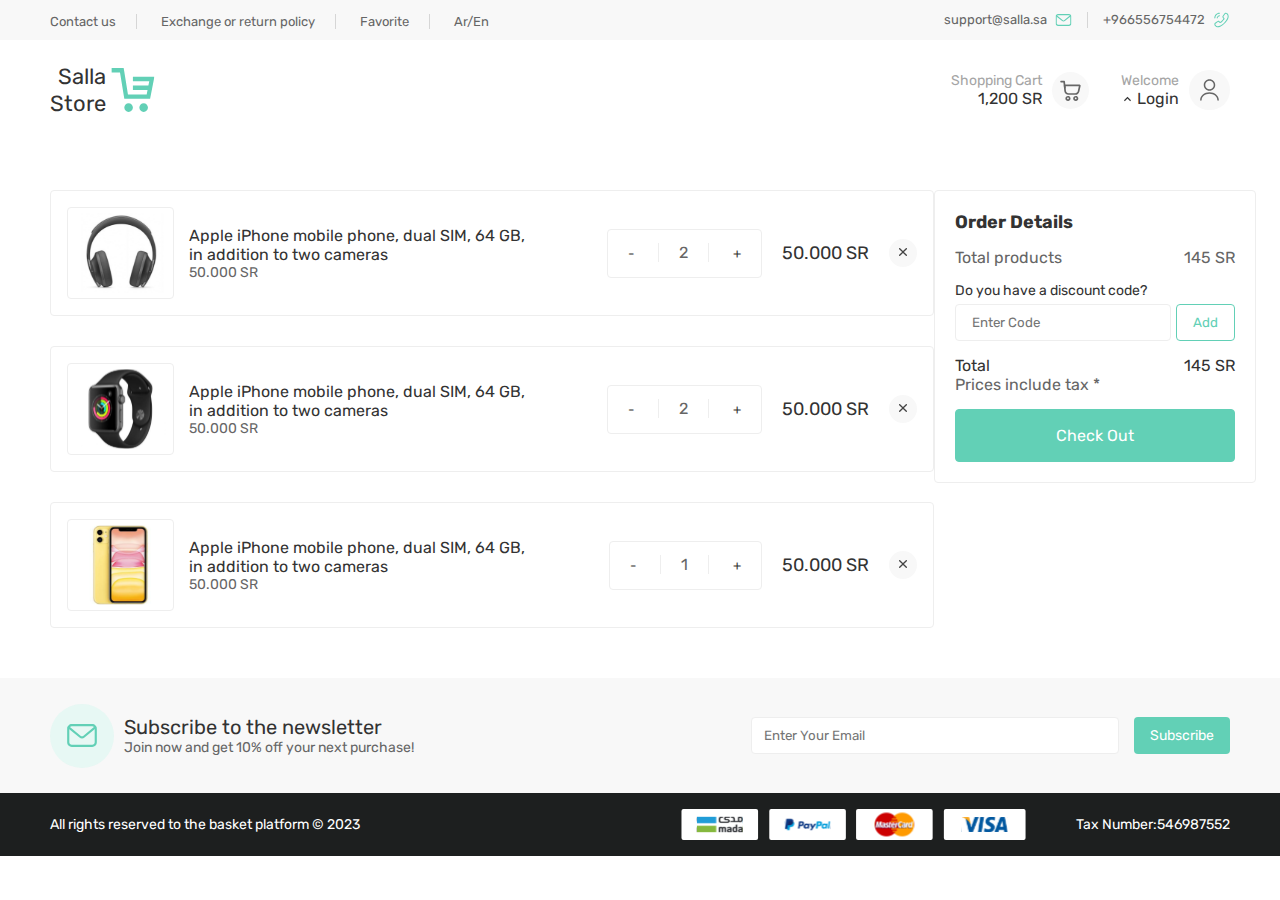
<file: cart.html>
<!DOCTYPE html>
<html lang="en">
  <head>
    <meta charset="UTF-8" />
    <meta name="viewport" content="width=device-width, initial-scale=1.0" />
    <link rel="stylesheet" href="./assets/css/cart.css" />
    <link rel="stylesheet" href="./assets/css/style.css" />
    <title>Document</title>
  </head>
  <body>
    <!-- ! header-section -->
    <header>
      <div>
        <button>Contact us</button>
        <button>Exchange or return policy</button>
        <button>Favorite</button>
        <button class="lang-switch">Ar/En</button>
      </div>
      <div class="header-links">
        <a href="">
          <img src="./assets/imgs/email.svg" alt="mail" />support@salla.sa</a
        >
        <a href="">
          <img src="./assets/imgs/call.svg" alt="phone" />+966556754472</a
        >
      </div>
    </header>
    <!-- ! nav-section -->
    <nav>
      <div class="logo-container">
        <a href="./index.html">
          Salla Store <img src="./assets/imgs/logo.svg" alt="logo"
        /></a>
      </div>
      <div class="nav-actions">
        <div>
          <div>
            <p class="title">Shopping Cart</p>
            <p>1,200 SR</p>
          </div>
          <a href="./cart.html"
            ><img src="./assets/imgs/cart.svg" alt="cart"
          /></a>
        </div>
        <div>
          <div>
            <p class="title">Welcome</p>
            <button>
              <img src="./assets/imgs/arrow-up.svg" alt="arrow-up" />Login
            </button>
          </div>
          <a href="./info.html"
            ><img src="./assets/imgs/user.svg" alt="user"
          /></a>
        </div>
      </div>
      <button><img src="./assets/imgs/list.svg" alt="list" /></button>
    </nav>
    <!-- ! cart-section -->
    <div class="cart">
      <div class="cart-cards">
        <div class="cart-card">
          <div class="product-details">
            <div>
              <img
                src="./assets/imgs/headphones-original.svg"
                alt="headphones"
              />
            </div>
            <div>
              <p>
                Apple iPhone mobile phone, dual SIM, 64 GB, in addition to two
                cameras
              </p>
              <span>50.000 SR</span>
            </div>
          </div>
          <div class="card-actions">
            <div><button>-</button> <span>2</span> <button>+</button></div>
            <p>50.000 SR</p>
            <button><img src="./assets/imgs/Cancel.svg" alt="cancle" /></button>
          </div>
        </div>
        <div class="cart-card">
          <div class="product-details">
            <div>
              <img
                src="./assets/imgs/smart-watch-offer.svg"
                alt="smart-watch"
              />
            </div>
            <div>
              <p>
                Apple iPhone mobile phone, dual SIM, 64 GB, in addition to two
                cameras
              </p>
              <span>50.000 SR</span>
            </div>
          </div>
          <div class="card-actions">
            <div><button>-</button> <span>2</span> <button>+</button></div>
            <p>50.000 SR</p>
            <button><img src="./assets/imgs/Cancel.svg" alt="cancle" /></button>
          </div>
        </div>
        <div class="cart-card">
          <div class="product-details">
            <div>
              <img src="./assets/imgs/iphone-14.svg" alt="iphone14" />
            </div>
            <div>
              <p>
                Apple iPhone mobile phone, dual SIM, 64 GB, in addition to two
                cameras
              </p>
              <span>50.000 SR</span>
            </div>
          </div>
          <div class="card-actions">
            <div><button>-</button> <span>1</span> <button>+</button></div>
            <p>50.000 SR</p>
            <button><img src="./assets/imgs/Cancel.svg" alt="cancle" /></button>
          </div>
        </div>
      </div>
      <div class="order">
        <h2>Order Details</h2>
        <div class="order-price">
          <p>Total products</p>
          <span>145 SR</span>
        </div>
        <div class="discount">
          <p>Do you have a discount code?</p>
          <div>
            <input placeholder="Enter Code" type="text" /><button>Add</button>
          </div>
        </div>
        <div class="price-tax">
          <div>
            <p>Total</p>
            <span>145 SR</span>
          </div>
          <p>Prices include tax *</p>
        </div>
        <a href="./checkout.html">Check Out</a>
      </div>
    </div>
    <!-- ! subscribe-section -->
    <div class="subscribe-container">
      <div>
        <div>
          <img src="./assets/imgs/email.svg" alt="email" />
        </div>
        <div>
          <p>Subscribe to the newsletter</p>
          <p>Join now and get 10% off your next purchase!</p>
        </div>
      </div>
      <div>
        <input type="email" placeholder="Enter Your Email" />
        <button>Subscribe</button>
      </div>
    </div>

    <!-- ! footer-section -->
    <footer>
      <p>All rights reserved to the basket platform © 2023</p>
      <div>
        <div>
          <img src="./assets/imgs/mada.svg" alt="mada" />
          <img src="./assets/imgs/paypal.svg" alt="paypal" />
          <img src="./assets/imgs/master.svg" alt="master" />
          <img src="./assets/imgs/visa.svg" alt="visa" />
        </div>
        <p>Tax Number:546987552</p>
      </div>
    </footer>
  </body>
</html>
</file>
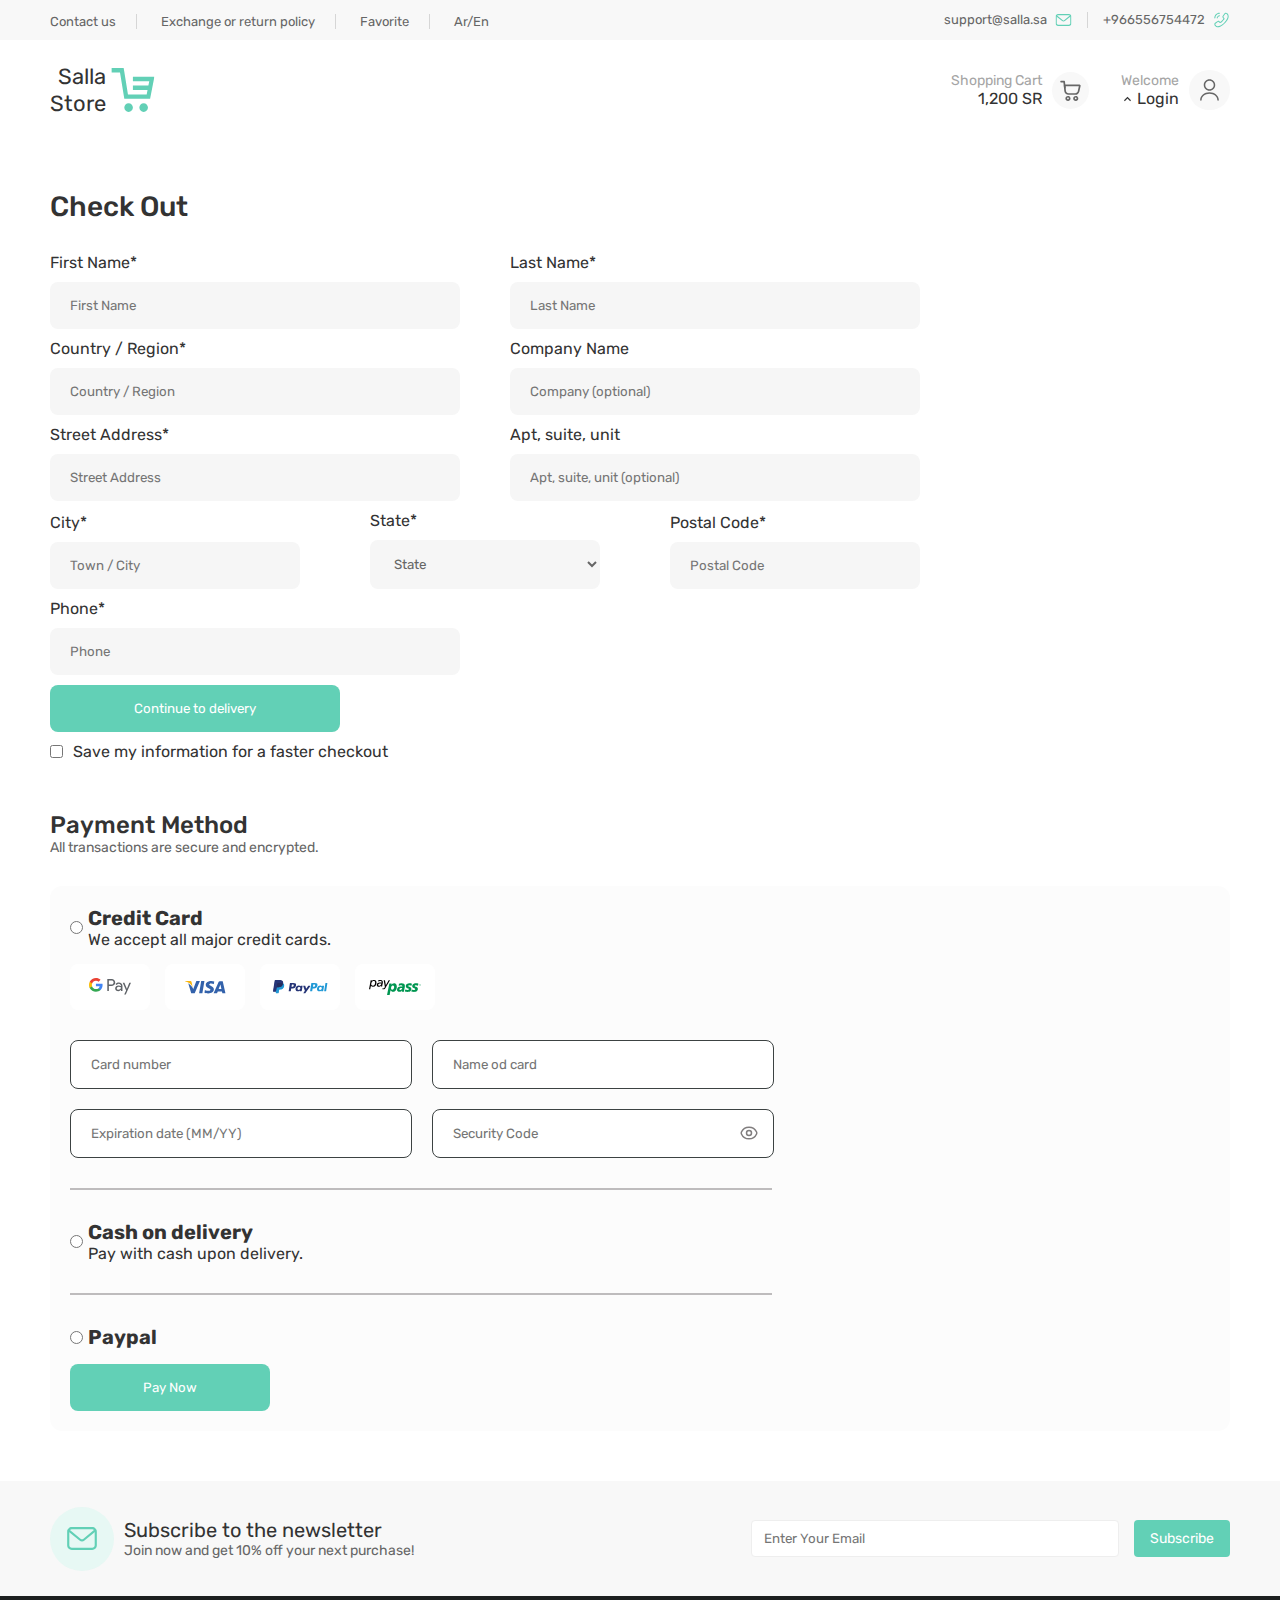
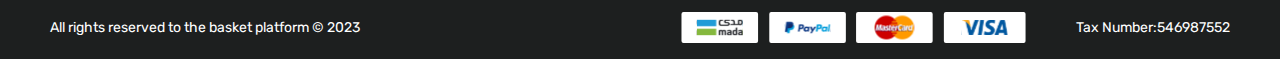
<file: checkout.html>
<!DOCTYPE html>
<html lang="en">
  <head>
    <meta charset="UTF-8" />
    <meta name="viewport" content="width=device-width, initial-scale=1.0" />
    <link rel="stylesheet" href="./assets/css/style.css" />
    <link rel="stylesheet" href="./assets/css/checkout.css" />
    <title>Document</title>
  </head>
  <body>
    <!-- ! header-section -->
    <header>
      <div>
        <button>Contact us</button>
        <button>Exchange or return policy</button>
        <button>Favorite</button>
        <button class="lang-switch">Ar/En</button>
      </div>
      <div class="header-links">
        <a href="">
          <img src="./assets/imgs/email.svg" alt="mail" />support@salla.sa</a
        >
        <a href="">
          <img src="./assets/imgs/call.svg" alt="phone" />+966556754472</a
        >
      </div>
    </header>
    <!-- ! nav-section -->
    <nav>
      <div class="logo-container">
        <a href="./index.html">
          Salla Store <img src="./assets/imgs/logo.svg" alt="logo"
        /></a>
      </div>
      <div class="nav-actions">
        <div>
          <div>
            <p class="title">Shopping Cart</p>
            <p>1,200 SR</p>
          </div>
          <a href="./cart.html"
            ><img src="./assets/imgs/cart.svg" alt="cart"
          /></a>
        </div>
        <div>
          <div>
            <p class="title">Welcome</p>
            <button>
              <img src="./assets/imgs/arrow-up.svg" alt="arrow-up" />Login
            </button>
          </div>
          <a href="./info.html"
            ><img src="./assets/imgs/user.svg" alt="user"
          /></a>
        </div>
      </div>
      <button><img src="./assets/imgs/list.svg" alt="list" /></button>
    </nav>
    <!-- ! checkout-section -->
    <div class="checkout">
      <h2>Check Out</h2>
      <form action="">
        <div>
          <label for="first-name">First Name*</label>
          <input
            id="first-name"
            type="text"
            placeholder="First Name"
            required
            name="first-name"
          />
        </div>
        <div>
          <label for="last-name">Last Name*</label>
          <input
            type="text"
            id="last-name"
            placeholder="Last Name"
            required
            name="last-name"
          />
        </div>
        <div>
          <label for="country">Country / Region*</label>
          <input
            type="text"
            id="country"
            placeholder="Country / Region"
            required
            name="country"
          />
        </div>
        <div>
          <label for="company-name">Company Name</label>
          <input
            type="text"
            id="company-name"
            placeholder="Company (optional)"
            required
            name="company-name"
          />
        </div>
        <div>
          <label for="street-address*">Street Address*</label>
          <input
            type="text"
            id="street-address"
            placeholder="Street Address"
            required
            name="street-address"
          />
        </div>
        <div>
          <label for="suite-unit">Apt, suite, unit</label>
          <input
            type="text"
            id="suite-unit"
            placeholder="Apt, suite, unit (optional)"
            required
            name="unit-suite"
          />
        </div>
        <div>
          <label for="city">City*</label>
          <input
            type="text"
            id="city"
            placeholder="Town / City"
            required
            name="city"
          />
        </div>
        <div>
          <label for="state">State*</label>
          <select
            style="color: var(--gray-color)"
            name="state"
            id="state"
            required
          >
            <option value="0">State</option>
          </select>
        </div>
        <div>
          <label for="postal-code">Postal Code*</label>
          <input
            type="text"
            id="postal-code"
            placeholder="Postal Code"
            required
            name="postal-code"
          />
        </div>
        <div>
          <label for="phone">Phone*</label>
          <input type="text" id="phone" placeholder="Phone" required />
        </div>
        <div class="confirm-delivery">
          <button type="submit">Continue to delivery</button>
          <div class="save-info-container">
            <input type="checkbox" id="save-info" />
            <label for="save-info"
              >Save my information for a faster checkout</label
            >
          </div>
        </div>
      </form>
    </div>
    <!-- ! payment-method-section -->
    <div class="payment-method-container">
      <div class="title">
        <h2>Payment Method</h2>
        <p>All transactions are secure and encrypted.</p>
      </div>
      <form action="">
        <div class="credit-card">
          <div class="credit-title">
            <input type="radio" />
            <div>
              <h3>Credit Card</h3>
              <p>We accept all major credit cards.</p>
            </div>
          </div>
          <div class="payments-methods-imgs">
            <img src="./assets/imgs/Frame 440.svg" alt="google-pay" />
            <img src="./assets/imgs/Frame 441.svg" alt="visa" />
            <img src="./assets/imgs/Frame 442.svg" alt="paypal" />
            <img src="./assets/imgs/Frame 443.svg" alt="paypass" />
          </div>
          <div class="credit-inputs">
            <input type="text" placeholder="Card number" />
            <input type="text" placeholder="Name od card" />
            <input type="text" placeholder="Expiration date (MM/YY)" />
            <div>
              <input type="password" placeholder="Security Code" />
              <button>
                <img src="./assets/imgs/eye.svg" alt="show-password" />
              </button>
            </div>
          </div>
        </div>
        <hr />
        <div class="cash-method">
          <div class="cash-title">
            <input type="radio" />
            <div>
              <h3>Cash on delivery</h3>
              <p>Pay with cash upon delivery.</p>
            </div>
          </div>
        </div>
        <hr />
        <div class="paypal-method">
          <div class="paypal-title">
            <input type="radio" />
            <div>
              <h3>Paypal</h3>
            </div>
          </div>
        </div>
        <button>Pay Now</button>
      </form>
    </div>
    <!-- ! subscribe-section -->
    <div class="subscribe-container">
      <div>
        <div>
          <img src="./assets/imgs/email.svg" alt="email" />
        </div>
        <div>
          <p>Subscribe to the newsletter</p>
          <p>Join now and get 10% off your next purchase!</p>
        </div>
      </div>
      <div>
        <input type="email" placeholder="Enter Your Email" />
        <button>Subscribe</button>
      </div>
    </div>
    <!-- ! footer-section -->
    <footer>
      <p>All rights reserved to the basket platform © 2023</p>
      <div>
        <div>
          <img src="./assets/imgs/mada.svg" alt="mada" />
          <img src="./assets/imgs/paypal.svg" alt="paypal" />
          <img src="./assets/imgs/master.svg" alt="master" />
          <img src="./assets/imgs/visa.svg" alt="visa" />
        </div>
        <p>Tax Number:546987552</p>
      </div>
    </footer>
  </body>
</html>
</file>
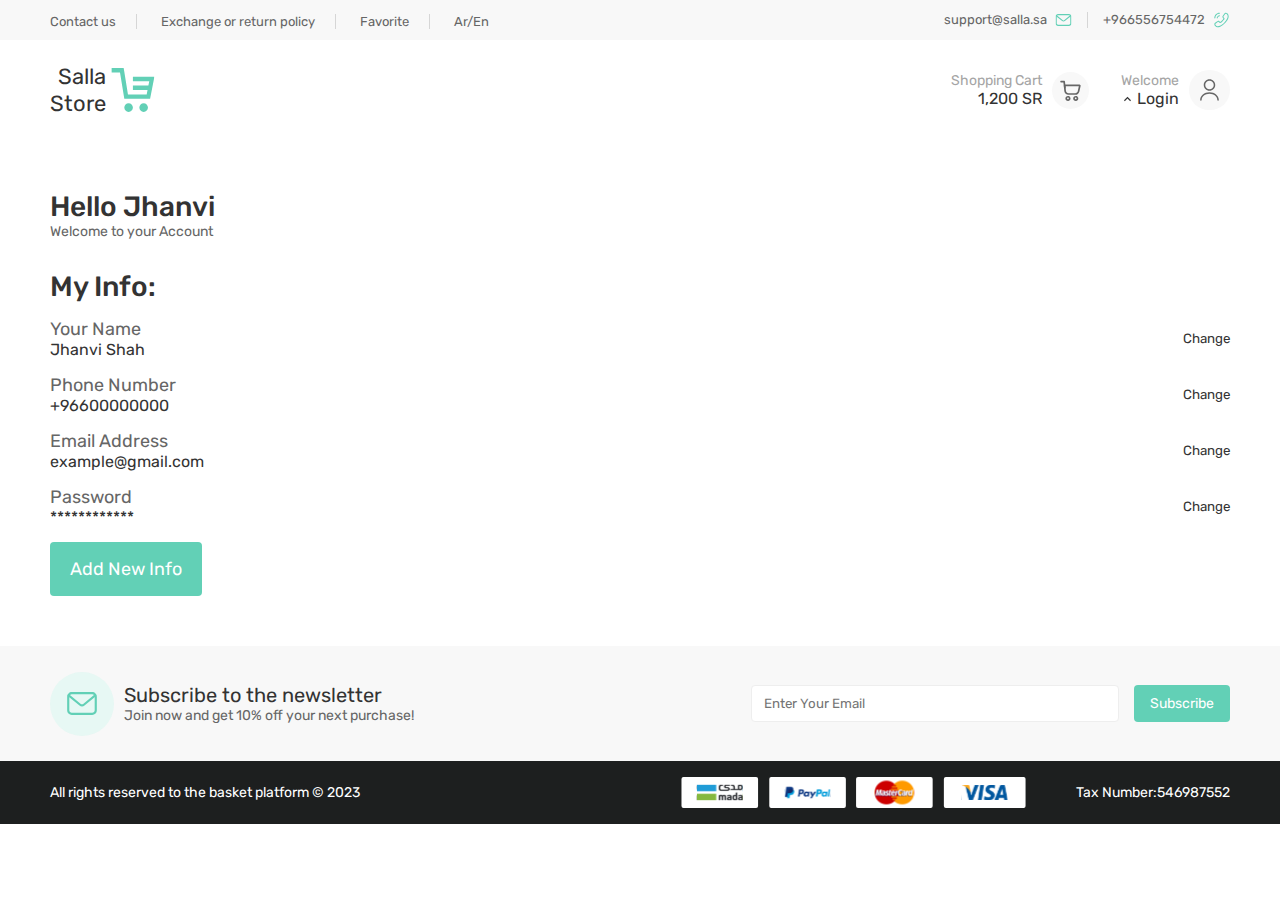
<file: info.html>
<!DOCTYPE html>
<html lang="en">
  <head>
    <meta charset="UTF-8" />
    <meta name="viewport" content="width=device-width, initial-scale=1.0" />
    <link rel="stylesheet" href="./assets/css/info.css" />
    <link rel="stylesheet" href="assets/css/style.css" />
    <title>Document</title>
  </head>
  <body>
    <!-- ! header-section -->
    <header>
      <div>
        <button>Contact us</button>
        <button>Exchange or return policy</button>
        <button>Favorite</button>
        <button class="lang-switch">Ar/En</button>
      </div>
      <div class="header-links">
        <a href="">
          <img src="./assets/imgs/email.svg" alt="mail" />support@salla.sa</a
        >
        <a href="">
          <img src="./assets/imgs/call.svg" alt="phone" />+966556754472</a
        >
      </div>
    </header>
    <!-- ! nav-section -->
    <nav>
      <div class="logo-container">
        <a href="./index.html">
          Salla Store <img src="./assets/imgs/logo.svg" alt="logo"
        /></a>
      </div>
      <div class="nav-actions">
        <div>
          <div>
            <p class="title">Shopping Cart</p>
            <p>1,200 SR</p>
          </div>
          <a href="./cart.html"
            ><img src="./assets/imgs/cart.svg" alt="cart"
          /></a>
        </div>
        <div>
          <div>
            <p class="title">Welcome</p>
            <button>
              <img src="./assets/imgs/arrow-up.svg" alt="arrow-up" />Login
            </button>
          </div>
          <a href="./info.html"
            ><img src="./assets/imgs/user.svg" alt="user"
          /></a>
        </div>
      </div>
      <button><img src="./assets/imgs/list.svg" alt="list" /></button>
    </nav>
    <!-- ! account-info-section -->
    <div class="account-info">
      <div class="title">
        <h2>Hello Jhanvi</h2>
        <p>Welcome to your Account</p>
      </div>
      <div class="account-details">
        <h2>My Info:</h2>
        <div class="account-details-card">
          <div>
            <p>Your Name</p>
            <span>Jhanvi Shah</span>
          </div>
          <button>Change</button>
        </div>
        <div class="account-details-card">
          <div>
            <p>Phone Number</p>
            <span>+96600000000</span>
          </div>
          <button>Change</button>
        </div>
        <div class="account-details-card">
          <div>
            <p>Email Address</p>
            <span>example@gmail.com</span>
          </div>
          <button>Change</button>
        </div>
        <div class="account-details-card">
          <div>
            <p>Password</p>
            <span>************</span>
          </div>
          <button>Change</button>
        </div>
      </div>
      <button>Add New Info</button>
    </div>
    <!-- ! subscribe-section -->
    <div class="subscribe-container">
      <div>
        <div>
          <img src="./assets/imgs/email.svg" alt="email" />
        </div>
        <div>
          <p>Subscribe to the newsletter</p>
          <p>Join now and get 10% off your next purchase!</p>
        </div>
      </div>
      <div>
        <input type="email" placeholder="Enter Your Email" />
        <button>Subscribe</button>
      </div>
    </div>

    <!-- ! footer-section -->
    <footer>
      <p>All rights reserved to the basket platform © 2023</p>
      <div>
        <div>
          <img src="./assets/imgs/mada.svg" alt="mada" />
          <img src="./assets/imgs/paypal.svg" alt="paypal" />
          <img src="./assets/imgs/master.svg" alt="master" />
          <img src="./assets/imgs/visa.svg" alt="visa" />
        </div>
        <p>Tax Number:546987552</p>
      </div>
    </footer>
  </body>
</html>
</file>
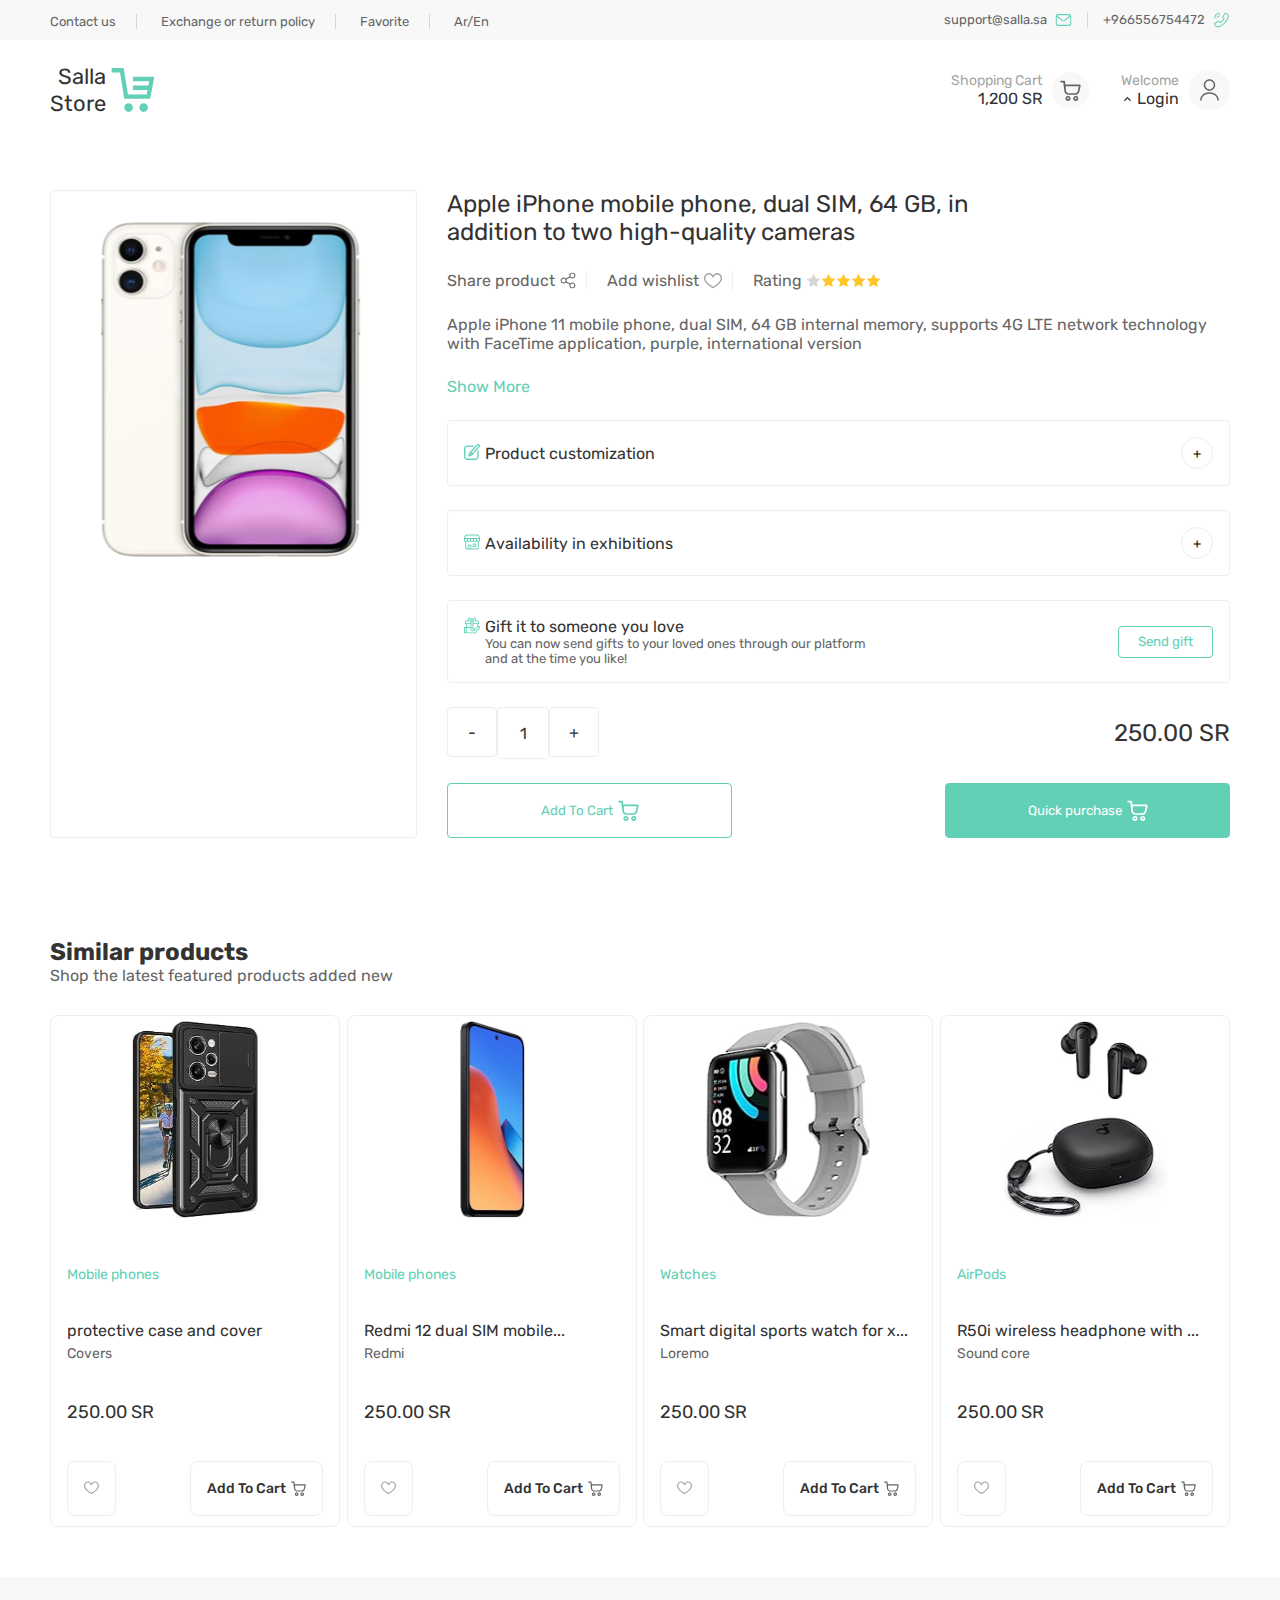
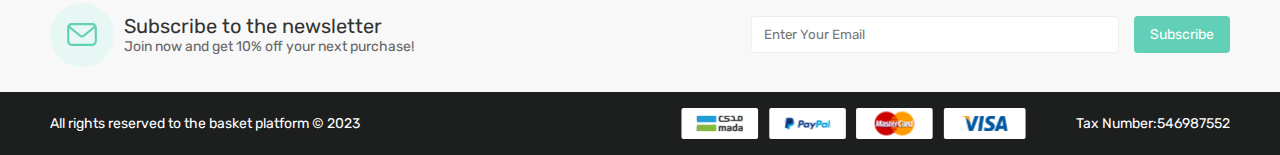
<file: product-details.html>
<!DOCTYPE html>
<html lang="en">
  <head>
    <meta charset="UTF-8" />
    <meta name="viewport" content="width=device-width, initial-scale=1.0" />
    <link rel="stylesheet" href="./assets/css/product-details.css" />
    <link rel="stylesheet" href="./assets/css/style.css" />
    <title>Document</title>
  </head>
  <body>
    <!-- ! header-section -->
    <header>
      <div>
        <button>Contact us</button>
        <button>Exchange or return policy</button>
        <button>Favorite</button>
        <button class="lang-switch">Ar/En</button>
      </div>
      <div class="header-links">
        <a href="">
          <img src="./assets/imgs/email.svg" alt="mail" />support@salla.sa</a
        >
        <a href="">
          <img src="./assets/imgs/call.svg" alt="phone" />+966556754472</a
        >
      </div>
    </header>
    <!-- ! nav-section -->
    <nav>
      <div class="logo-container">
        <a href="./index.html">
          Salla Store <img src="./assets/imgs/logo.svg" alt="logo"
        /></a>
      </div>
      <div class="nav-actions">
        <div>
          <div>
            <p class="title">Shopping Cart</p>
            <p>1,200 SR</p>
          </div>
          <a href="./cart.html"
            ><img src="./assets/imgs/cart.svg" alt="cart"
          /></a>
        </div>
        <div>
          <div>
            <p class="title">Welcome</p>
            <button>
              <img src="./assets/imgs/arrow-up.svg" alt="arrow-up" />Login
            </button>
          </div>
          <a href="./info.html"
            ><img src="./assets/imgs/user.svg" alt="user"
          /></a>
        </div>
      </div>
      <button><img src="./assets/imgs/list.svg" alt="list" /></button>
    </nav>
    <!-- ! product-info-section -->
    <div class="product-info">
      <div class="product-image">
        <img src="./assets/imgs/iphone14.svg" alt="iphone-14" />
      </div>
      <div class="content">
        <p class="product-title">
          Apple iPhone mobile phone, dual SIM, 64 GB, in addition to two
          high-quality cameras
        </p>
        <div class="product-actions">
          <a href=""
            >Share product <img src="./assets/imgs/share.svg" alt="share"
          /></a>
          <a href=""
            >Add wishlist <img src="./assets/imgs/like.svg" alt=""
          /></a>
          <a href="" style="border: none"
            >Rating <img src="./assets/imgs/Rating.svg" alt="4-stars"
          /></a>
        </div>
        <p class="product-spec">
          Apple iPhone 11 mobile phone, dual SIM, 64 GB internal memory,
          supports 4G LTE network technology with FaceTime application, purple,
          international version
        </p>
        <a href="">Show More</a>
        <div class="product-custom">
          <div>
            <img src="./assets/imgs/Customization Icons.svg" alt="custom" />
            <p>Product customization</p>
          </div>
          <button>+</button>
        </div>
        <div class="product-custom">
          <div>
            <img src="./assets/imgs/exhibitions Icons.svg" alt="exhibitions" />
            <p>Availability in exhibitions</p>
          </div>
          <button>+</button>
        </div>
        <div class="product-custom">
          <div>
            <img src="./assets/imgs/gift.svg" alt="exhibitions" />
            <p>
              Gift it to someone you love
              <span>
                You can now send gifts to your loved ones through our platform
                and at the time you like!
              </span>
            </p>
          </div>
          <button class="send-gift">Send gift</button>
        </div>
        <div class="buy-product">
          <div>
            <button>-</button>
            <p>1</p>
            <button>+</button>
          </div>
          <p>250.00 SR</p>
        </div>
        <div class="purchase-btns">
          <button>
            Add To Cart
            <svg
              width="21"
              height="21"
              viewBox="0 0 21 21"
              fill="none"
              xmlns="http://www.w3.org/2000/svg"
            >
              <path
                fill-rule="evenodd"
                clip-rule="evenodd"
                d="M3.80367 5.84579C3.78876 5.68077 3.80838 5.51445 3.8613 5.35742C3.91422 5.2004 3.99926 5.05613 4.11102 4.93379C4.22277 4.81145 4.35879 4.71374 4.51039 4.64687C4.662 4.58 4.82587 4.54545 4.99157 4.54541H19.4543C19.6329 4.54549 19.8092 4.58567 19.9703 4.66301C20.1313 4.74034 20.2729 4.85285 20.3846 4.99222C20.4963 5.13159 20.5753 5.29428 20.6158 5.46827C20.6562 5.64226 20.6571 5.82311 20.6183 5.99747L19.3963 11.5058C19.1861 12.4524 18.6593 13.299 17.9029 13.9057C17.1465 14.5124 16.2058 14.843 15.2361 14.8428H8.50925C7.44557 14.8429 6.42033 14.4451 5.63505 13.7276C4.84978 13.0101 4.36127 12.0249 4.26554 10.9655L3.80367 5.84579ZM5.55058 6.24971L5.96302 10.8121C6.02048 11.448 6.31384 12.0394 6.78536 12.4699C7.25689 12.9005 7.87245 13.139 8.51095 13.1385H15.2378C15.8195 13.1384 16.3837 12.9399 16.8374 12.5758C17.291 12.2117 17.6069 11.7038 17.7329 11.1359L18.8186 6.24971H5.55058Z"
                fill="#62D0B6"
              />
              <path
                fill-rule="evenodd"
                clip-rule="evenodd"
                d="M0.279297 1.68516C0.279297 1.45915 0.369077 1.24241 0.528886 1.0826C0.688695 0.922788 0.905443 0.833008 1.13145 0.833008H4.12079C4.32924 0.833219 4.53037 0.909822 4.68615 1.04832C4.84192 1.18683 4.94153 1.37762 4.96613 1.5846L5.65126 7.38093C5.6777 7.60558 5.61382 7.83153 5.47366 8.00908C5.33351 8.18663 5.12857 8.30123 4.90392 8.32767C4.67927 8.35412 4.45332 8.29023 4.27577 8.15008C4.09822 8.00993 3.98362 7.80499 3.95718 7.58034L3.36238 2.53561H1.13145C0.905443 2.53561 0.688695 2.44582 0.528886 2.28602C0.369077 2.12621 0.279297 1.91116 0.279297 1.68516ZM7.94865 19.2957C8.17466 19.2957 8.39141 19.2059 8.55122 19.0461C8.71103 18.8863 8.80081 18.6696 8.80081 18.4436C8.80081 18.2176 8.71103 18.0008 8.55122 17.841C8.39141 17.6812 8.17466 17.5914 7.94865 17.5914C7.72265 17.5914 7.5059 17.6812 7.34609 17.841C7.18628 18.0008 7.0965 18.2176 7.0965 18.4436C7.0965 18.6696 7.18628 18.8863 7.34609 19.0461C7.5059 19.2059 7.72265 19.2957 7.94865 19.2957ZM7.94865 21C8.28437 21 8.6168 20.9339 8.92697 20.8054C9.23713 20.6769 9.51895 20.4886 9.75634 20.2512C9.99373 20.0138 10.182 19.732 10.3105 19.4219C10.439 19.1117 10.5051 18.7793 10.5051 18.4436C10.5051 18.1078 10.439 17.7754 10.3105 17.4652C10.182 17.1551 9.99373 16.8733 9.75634 16.6359C9.51895 16.3985 9.23713 16.2102 8.92697 16.0817C8.6168 15.9532 8.28437 15.8871 7.94865 15.8871C7.27064 15.8871 6.6204 16.1564 6.14097 16.6359C5.66154 17.1153 5.3922 17.7655 5.3922 18.4436C5.3922 19.1216 5.66154 19.7718 6.14097 20.2512C6.6204 20.7307 7.27064 21 7.94865 21ZM15.7237 19.2957C15.9497 19.2957 16.1664 19.2059 16.3262 19.0461C16.486 18.8863 16.5758 18.6696 16.5758 18.4436C16.5758 18.2176 16.486 18.0008 16.3262 17.841C16.1664 17.6812 15.9497 17.5914 15.7237 17.5914C15.4977 17.5914 15.2809 17.6812 15.1211 17.841C14.9613 18.0008 14.8715 18.2176 14.8715 18.4436C14.8715 18.6696 14.9613 18.8863 15.1211 19.0461C15.2809 19.2059 15.4977 19.2957 15.7237 19.2957ZM15.7237 21C16.0594 21 16.3918 20.9339 16.702 20.8054C17.0122 20.6769 17.294 20.4886 17.5314 20.2512C17.7688 20.0138 17.9571 19.732 18.0855 19.4219C18.214 19.1117 18.2801 18.7793 18.2801 18.4436C18.2801 18.1078 18.214 17.7754 18.0855 17.4652C17.9571 17.1551 17.7688 16.8733 17.5314 16.6359C17.294 16.3985 17.0122 16.2102 16.702 16.0817C16.3918 15.9532 16.0594 15.8871 15.7237 15.8871C15.0457 15.8871 14.3954 16.1564 13.916 16.6359C13.4366 17.1153 13.1672 17.7655 13.1672 18.4436C13.1672 19.1216 13.4366 19.7718 13.916 20.2512C14.3954 20.7307 15.0457 21 15.7237 21Z"
                fill="#62D0B6"
              />
            </svg>
          </button>
          <button>
            Quick purchase
            <svg
              width="21"
              height="21"
              viewBox="0 0 21 21"
              fill="none"
              xmlns="http://www.w3.org/2000/svg"
            >
              <path
                fill-rule="evenodd"
                clip-rule="evenodd"
                d="M3.80367 5.84579C3.78876 5.68077 3.80838 5.51445 3.8613 5.35742C3.91422 5.2004 3.99926 5.05613 4.11102 4.93379C4.22277 4.81145 4.35879 4.71374 4.51039 4.64687C4.662 4.58 4.82587 4.54545 4.99157 4.54541H19.4543C19.6329 4.54549 19.8092 4.58567 19.9703 4.66301C20.1313 4.74034 20.2729 4.85285 20.3846 4.99222C20.4963 5.13159 20.5753 5.29428 20.6158 5.46827C20.6562 5.64226 20.6571 5.82311 20.6183 5.99747L19.3963 11.5058C19.1861 12.4524 18.6593 13.299 17.9029 13.9057C17.1465 14.5124 16.2058 14.843 15.2361 14.8428H8.50925C7.44557 14.8429 6.42033 14.4451 5.63505 13.7276C4.84978 13.0101 4.36127 12.0249 4.26554 10.9655L3.80367 5.84579ZM5.55058 6.24971L5.96302 10.8121C6.02048 11.448 6.31384 12.0394 6.78536 12.4699C7.25689 12.9005 7.87245 13.139 8.51095 13.1385H15.2378C15.8195 13.1384 16.3837 12.9399 16.8374 12.5758C17.291 12.2117 17.6069 11.7038 17.7329 11.1359L18.8186 6.24971H5.55058Z"
                fill="white"
              />
              <path
                fill-rule="evenodd"
                clip-rule="evenodd"
                d="M0.279297 1.68516C0.279297 1.45915 0.369077 1.24241 0.528886 1.0826C0.688695 0.922788 0.905443 0.833008 1.13145 0.833008H4.12079C4.32924 0.833219 4.53037 0.909822 4.68615 1.04832C4.84192 1.18683 4.94153 1.37762 4.96613 1.5846L5.65126 7.38093C5.6777 7.60558 5.61382 7.83153 5.47366 8.00908C5.33351 8.18663 5.12857 8.30123 4.90392 8.32767C4.67927 8.35412 4.45332 8.29023 4.27577 8.15008C4.09822 8.00993 3.98362 7.80499 3.95718 7.58034L3.36238 2.53561H1.13145C0.905443 2.53561 0.688695 2.44582 0.528886 2.28602C0.369077 2.12621 0.279297 1.91116 0.279297 1.68516ZM7.94865 19.2957C8.17466 19.2957 8.39141 19.2059 8.55122 19.0461C8.71103 18.8863 8.80081 18.6696 8.80081 18.4436C8.80081 18.2176 8.71103 18.0008 8.55122 17.841C8.39141 17.6812 8.17466 17.5914 7.94865 17.5914C7.72265 17.5914 7.5059 17.6812 7.34609 17.841C7.18628 18.0008 7.0965 18.2176 7.0965 18.4436C7.0965 18.6696 7.18628 18.8863 7.34609 19.0461C7.5059 19.2059 7.72265 19.2957 7.94865 19.2957ZM7.94865 21C8.28437 21 8.6168 20.9339 8.92697 20.8054C9.23713 20.6769 9.51895 20.4886 9.75634 20.2512C9.99373 20.0138 10.182 19.732 10.3105 19.4219C10.439 19.1117 10.5051 18.7793 10.5051 18.4436C10.5051 18.1078 10.439 17.7754 10.3105 17.4652C10.182 17.1551 9.99373 16.8733 9.75634 16.6359C9.51895 16.3985 9.23713 16.2102 8.92697 16.0817C8.6168 15.9532 8.28437 15.8871 7.94865 15.8871C7.27064 15.8871 6.6204 16.1564 6.14097 16.6359C5.66154 17.1153 5.3922 17.7655 5.3922 18.4436C5.3922 19.1216 5.66154 19.7718 6.14097 20.2512C6.6204 20.7307 7.27064 21 7.94865 21ZM15.7237 19.2957C15.9497 19.2957 16.1664 19.2059 16.3262 19.0461C16.486 18.8863 16.5758 18.6696 16.5758 18.4436C16.5758 18.2176 16.486 18.0008 16.3262 17.841C16.1664 17.6812 15.9497 17.5914 15.7237 17.5914C15.4977 17.5914 15.2809 17.6812 15.1211 17.841C14.9613 18.0008 14.8715 18.2176 14.8715 18.4436C14.8715 18.6696 14.9613 18.8863 15.1211 19.0461C15.2809 19.2059 15.4977 19.2957 15.7237 19.2957ZM15.7237 21C16.0594 21 16.3918 20.9339 16.702 20.8054C17.0122 20.6769 17.294 20.4886 17.5314 20.2512C17.7688 20.0138 17.9571 19.732 18.0855 19.4219C18.214 19.1117 18.2801 18.7793 18.2801 18.4436C18.2801 18.1078 18.214 17.7754 18.0855 17.4652C17.9571 17.1551 17.7688 16.8733 17.5314 16.6359C17.294 16.3985 17.0122 16.2102 16.702 16.0817C16.3918 15.9532 16.0594 15.8871 15.7237 15.8871C15.0457 15.8871 14.3954 16.1564 13.916 16.6359C13.4366 17.1153 13.1672 17.7655 13.1672 18.4436C13.1672 19.1216 13.4366 19.7718 13.916 20.2512C14.3954 20.7307 15.0457 21 15.7237 21Z"
                fill="white"
              />
            </svg>
          </button>
        </div>
      </div>
    </div>
    <!-- ! similar-products-section -->
    <div class="similar-products">
      <div class="similar-products-header">
        <h2>Similar products</h2>
        <p>Shop the latest featured products added new</p>
      </div>
      <div class="products-cards">
        <div class="products-card">
          <a href="">
            <img src="./assets/imgs/mobile-cover.svg" alt="mobile-cover" />
          </a>
          <p class="product-type">Mobile phones</p>
          <div>
            <p class="product-name">protective case and cover</p>
            <p>Covers</p>
          </div>
          <span style="color: #333333">250.00 SR</span>
          <div class="product-card-footer">
            <button>
              <svg
                width="18"
                height="18"
                viewBox="0 0 18 18"
                fill="none"
                xmlns="http://www.w3.org/2000/svg"
              >
                <path
                  d="M13.1484 1.09766C11.6511 1.09766 10.3385 1.76531 9.35258 3.02847C9.2211 3.19694 9.10389 3.36548 9 3.52871C8.89611 3.36545 8.7789 3.19694 8.64742 3.02847C7.66146 1.76531 6.34887 1.09766 4.85156 1.09766C2.02303 1.09766 0 3.46603 0 6.30795C0 9.55755 2.66333 12.6202 8.63568 16.2382C8.74765 16.306 8.87382 16.3399 9 16.3399C9.12618 16.3399 9.25235 16.306 9.36432 16.2382C15.3367 12.6202 18 9.55759 18 6.30799C18 3.46754 15.9786 1.09766 13.1484 1.09766ZM14.736 10.3543C13.4926 11.7416 11.6137 13.2024 9 14.8129C6.38631 13.2024 4.50738 11.7416 3.26401 10.3543C2.01393 8.95944 1.40625 7.63587 1.40625 6.30799C1.40625 4.26175 2.78909 2.50391 4.85156 2.50391C5.90189 2.50391 6.79746 2.96059 7.51342 3.86129C8.0859 4.58161 8.32711 5.32541 8.3288 5.33072C8.42038 5.62445 8.69235 5.82452 9.00004 5.82452C9.30772 5.82452 9.57969 5.62448 9.67127 5.33072C9.67349 5.32361 9.90745 4.60302 10.4611 3.8937C11.181 2.97148 12.0851 2.50387 13.1484 2.50387C15.2131 2.50387 16.5938 4.26341 16.5938 6.30795C16.5938 7.63584 15.9861 8.9594 14.736 10.3543Z"
                  fill="#A5A5A5"
                />
              </svg>
            </button>
            <button>
              Add To Cart
              <svg
                width="21"
                height="21"
                viewBox="0 0 21 21"
                fill="none"
                xmlns="http://www.w3.org/2000/svg"
              >
                <path
                  fill-rule="evenodd"
                  clip-rule="evenodd"
                  d="M3.80367 5.84579C3.78876 5.68077 3.80838 5.51445 3.8613 5.35742C3.91422 5.2004 3.99926 5.05613 4.11102 4.93379C4.22277 4.81145 4.35879 4.71374 4.51039 4.64687C4.662 4.58 4.82587 4.54545 4.99157 4.54541H19.4543C19.6329 4.54549 19.8092 4.58567 19.9703 4.66301C20.1313 4.74034 20.2729 4.85285 20.3846 4.99222C20.4963 5.13159 20.5753 5.29428 20.6158 5.46827C20.6562 5.64226 20.6571 5.82311 20.6183 5.99747L19.3963 11.5058C19.1861 12.4524 18.6593 13.299 17.9029 13.9057C17.1465 14.5124 16.2058 14.843 15.2361 14.8428H8.50925C7.44557 14.8429 6.42033 14.4451 5.63505 13.7276C4.84978 13.0101 4.36127 12.0249 4.26554 10.9655L3.80367 5.84579ZM5.55058 6.24971L5.96302 10.8121C6.02048 11.448 6.31384 12.0394 6.78536 12.4699C7.25689 12.9005 7.87245 13.139 8.51095 13.1385H15.2378C15.8195 13.1384 16.3837 12.9399 16.8374 12.5758C17.291 12.2117 17.6069 11.7038 17.7329 11.1359L18.8186 6.24971H5.55058Z"
                  fill="#666666"
                />
                <path
                  fill-rule="evenodd"
                  clip-rule="evenodd"
                  d="M0.279297 1.68516C0.279297 1.45915 0.369077 1.24241 0.528886 1.0826C0.688695 0.922788 0.905443 0.833008 1.13145 0.833008H4.12079C4.32924 0.833219 4.53037 0.909822 4.68615 1.04832C4.84192 1.18683 4.94153 1.37762 4.96613 1.5846L5.65126 7.38093C5.6777 7.60558 5.61382 7.83153 5.47366 8.00908C5.33351 8.18663 5.12857 8.30123 4.90392 8.32767C4.67927 8.35412 4.45332 8.29023 4.27577 8.15008C4.09822 8.00993 3.98362 7.80499 3.95718 7.58034L3.36238 2.53561H1.13145C0.905443 2.53561 0.688695 2.44582 0.528886 2.28602C0.369077 2.12621 0.279297 1.91116 0.279297 1.68516ZM7.94865 19.2957C8.17466 19.2957 8.39141 19.2059 8.55122 19.0461C8.71103 18.8863 8.80081 18.6696 8.80081 18.4436C8.80081 18.2176 8.71103 18.0008 8.55122 17.841C8.39141 17.6812 8.17466 17.5914 7.94865 17.5914C7.72265 17.5914 7.5059 17.6812 7.34609 17.841C7.18628 18.0008 7.0965 18.2176 7.0965 18.4436C7.0965 18.6696 7.18628 18.8863 7.34609 19.0461C7.5059 19.2059 7.72265 19.2957 7.94865 19.2957ZM7.94865 21C8.28437 21 8.6168 20.9339 8.92697 20.8054C9.23713 20.6769 9.51895 20.4886 9.75634 20.2512C9.99373 20.0138 10.182 19.732 10.3105 19.4219C10.439 19.1117 10.5051 18.7793 10.5051 18.4436C10.5051 18.1078 10.439 17.7754 10.3105 17.4652C10.182 17.1551 9.99373 16.8733 9.75634 16.6359C9.51895 16.3985 9.23713 16.2102 8.92697 16.0817C8.6168 15.9532 8.28437 15.8871 7.94865 15.8871C7.27064 15.8871 6.6204 16.1564 6.14097 16.6359C5.66154 17.1153 5.3922 17.7655 5.3922 18.4436C5.3922 19.1216 5.66154 19.7718 6.14097 20.2512C6.6204 20.7307 7.27064 21 7.94865 21ZM15.7237 19.2957C15.9497 19.2957 16.1664 19.2059 16.3262 19.0461C16.486 18.8863 16.5758 18.6696 16.5758 18.4436C16.5758 18.2176 16.486 18.0008 16.3262 17.841C16.1664 17.6812 15.9497 17.5914 15.7237 17.5914C15.4977 17.5914 15.2809 17.6812 15.1211 17.841C14.9613 18.0008 14.8715 18.2176 14.8715 18.4436C14.8715 18.6696 14.9613 18.8863 15.1211 19.0461C15.2809 19.2059 15.4977 19.2957 15.7237 19.2957ZM15.7237 21C16.0594 21 16.3918 20.9339 16.702 20.8054C17.0122 20.6769 17.294 20.4886 17.5314 20.2512C17.7688 20.0138 17.9571 19.732 18.0855 19.4219C18.214 19.1117 18.2801 18.7793 18.2801 18.4436C18.2801 18.1078 18.214 17.7754 18.0855 17.4652C17.9571 17.1551 17.7688 16.8733 17.5314 16.6359C17.294 16.3985 17.0122 16.2102 16.702 16.0817C16.3918 15.9532 16.0594 15.8871 15.7237 15.8871C15.0457 15.8871 14.3954 16.1564 13.916 16.6359C13.4366 17.1153 13.1672 17.7655 13.1672 18.4436C13.1672 19.1216 13.4366 19.7718 13.916 20.2512C14.3954 20.7307 15.0457 21 15.7237 21Z"
                  fill="#666666"
                />
              </svg>
            </button>
          </div>
        </div>
        <div class="products-card">
          <a href="">
            <img src="./assets/imgs/redmi12.svg" alt="redmi12" />
          </a>
          <p class="product-type">Mobile phones</p>
          <div>
            <p class="product-name">Redmi 12 dual SIM mobile...</p>
            <p>Redmi</p>
          </div>
          <span style="color: #333333">250.00 SR</span>
          <div class="product-card-footer">
            <button>
              <svg
                width="18"
                height="18"
                viewBox="0 0 18 18"
                fill="none"
                xmlns="http://www.w3.org/2000/svg"
              >
                <path
                  d="M13.1484 1.09766C11.6511 1.09766 10.3385 1.76531 9.35258 3.02847C9.2211 3.19694 9.10389 3.36548 9 3.52871C8.89611 3.36545 8.7789 3.19694 8.64742 3.02847C7.66146 1.76531 6.34887 1.09766 4.85156 1.09766C2.02303 1.09766 0 3.46603 0 6.30795C0 9.55755 2.66333 12.6202 8.63568 16.2382C8.74765 16.306 8.87382 16.3399 9 16.3399C9.12618 16.3399 9.25235 16.306 9.36432 16.2382C15.3367 12.6202 18 9.55759 18 6.30799C18 3.46754 15.9786 1.09766 13.1484 1.09766ZM14.736 10.3543C13.4926 11.7416 11.6137 13.2024 9 14.8129C6.38631 13.2024 4.50738 11.7416 3.26401 10.3543C2.01393 8.95944 1.40625 7.63587 1.40625 6.30799C1.40625 4.26175 2.78909 2.50391 4.85156 2.50391C5.90189 2.50391 6.79746 2.96059 7.51342 3.86129C8.0859 4.58161 8.32711 5.32541 8.3288 5.33072C8.42038 5.62445 8.69235 5.82452 9.00004 5.82452C9.30772 5.82452 9.57969 5.62448 9.67127 5.33072C9.67349 5.32361 9.90745 4.60302 10.4611 3.8937C11.181 2.97148 12.0851 2.50387 13.1484 2.50387C15.2131 2.50387 16.5938 4.26341 16.5938 6.30795C16.5938 7.63584 15.9861 8.9594 14.736 10.3543Z"
                  fill="#A5A5A5"
                />
              </svg>
            </button>
            <button>
              Add To Cart
              <svg
                width="21"
                height="21"
                viewBox="0 0 21 21"
                fill="none"
                xmlns="http://www.w3.org/2000/svg"
              >
                <path
                  fill-rule="evenodd"
                  clip-rule="evenodd"
                  d="M3.80367 5.84579C3.78876 5.68077 3.80838 5.51445 3.8613 5.35742C3.91422 5.2004 3.99926 5.05613 4.11102 4.93379C4.22277 4.81145 4.35879 4.71374 4.51039 4.64687C4.662 4.58 4.82587 4.54545 4.99157 4.54541H19.4543C19.6329 4.54549 19.8092 4.58567 19.9703 4.66301C20.1313 4.74034 20.2729 4.85285 20.3846 4.99222C20.4963 5.13159 20.5753 5.29428 20.6158 5.46827C20.6562 5.64226 20.6571 5.82311 20.6183 5.99747L19.3963 11.5058C19.1861 12.4524 18.6593 13.299 17.9029 13.9057C17.1465 14.5124 16.2058 14.843 15.2361 14.8428H8.50925C7.44557 14.8429 6.42033 14.4451 5.63505 13.7276C4.84978 13.0101 4.36127 12.0249 4.26554 10.9655L3.80367 5.84579ZM5.55058 6.24971L5.96302 10.8121C6.02048 11.448 6.31384 12.0394 6.78536 12.4699C7.25689 12.9005 7.87245 13.139 8.51095 13.1385H15.2378C15.8195 13.1384 16.3837 12.9399 16.8374 12.5758C17.291 12.2117 17.6069 11.7038 17.7329 11.1359L18.8186 6.24971H5.55058Z"
                  fill="#666666"
                />
                <path
                  fill-rule="evenodd"
                  clip-rule="evenodd"
                  d="M0.279297 1.68516C0.279297 1.45915 0.369077 1.24241 0.528886 1.0826C0.688695 0.922788 0.905443 0.833008 1.13145 0.833008H4.12079C4.32924 0.833219 4.53037 0.909822 4.68615 1.04832C4.84192 1.18683 4.94153 1.37762 4.96613 1.5846L5.65126 7.38093C5.6777 7.60558 5.61382 7.83153 5.47366 8.00908C5.33351 8.18663 5.12857 8.30123 4.90392 8.32767C4.67927 8.35412 4.45332 8.29023 4.27577 8.15008C4.09822 8.00993 3.98362 7.80499 3.95718 7.58034L3.36238 2.53561H1.13145C0.905443 2.53561 0.688695 2.44582 0.528886 2.28602C0.369077 2.12621 0.279297 1.91116 0.279297 1.68516ZM7.94865 19.2957C8.17466 19.2957 8.39141 19.2059 8.55122 19.0461C8.71103 18.8863 8.80081 18.6696 8.80081 18.4436C8.80081 18.2176 8.71103 18.0008 8.55122 17.841C8.39141 17.6812 8.17466 17.5914 7.94865 17.5914C7.72265 17.5914 7.5059 17.6812 7.34609 17.841C7.18628 18.0008 7.0965 18.2176 7.0965 18.4436C7.0965 18.6696 7.18628 18.8863 7.34609 19.0461C7.5059 19.2059 7.72265 19.2957 7.94865 19.2957ZM7.94865 21C8.28437 21 8.6168 20.9339 8.92697 20.8054C9.23713 20.6769 9.51895 20.4886 9.75634 20.2512C9.99373 20.0138 10.182 19.732 10.3105 19.4219C10.439 19.1117 10.5051 18.7793 10.5051 18.4436C10.5051 18.1078 10.439 17.7754 10.3105 17.4652C10.182 17.1551 9.99373 16.8733 9.75634 16.6359C9.51895 16.3985 9.23713 16.2102 8.92697 16.0817C8.6168 15.9532 8.28437 15.8871 7.94865 15.8871C7.27064 15.8871 6.6204 16.1564 6.14097 16.6359C5.66154 17.1153 5.3922 17.7655 5.3922 18.4436C5.3922 19.1216 5.66154 19.7718 6.14097 20.2512C6.6204 20.7307 7.27064 21 7.94865 21ZM15.7237 19.2957C15.9497 19.2957 16.1664 19.2059 16.3262 19.0461C16.486 18.8863 16.5758 18.6696 16.5758 18.4436C16.5758 18.2176 16.486 18.0008 16.3262 17.841C16.1664 17.6812 15.9497 17.5914 15.7237 17.5914C15.4977 17.5914 15.2809 17.6812 15.1211 17.841C14.9613 18.0008 14.8715 18.2176 14.8715 18.4436C14.8715 18.6696 14.9613 18.8863 15.1211 19.0461C15.2809 19.2059 15.4977 19.2957 15.7237 19.2957ZM15.7237 21C16.0594 21 16.3918 20.9339 16.702 20.8054C17.0122 20.6769 17.294 20.4886 17.5314 20.2512C17.7688 20.0138 17.9571 19.732 18.0855 19.4219C18.214 19.1117 18.2801 18.7793 18.2801 18.4436C18.2801 18.1078 18.214 17.7754 18.0855 17.4652C17.9571 17.1551 17.7688 16.8733 17.5314 16.6359C17.294 16.3985 17.0122 16.2102 16.702 16.0817C16.3918 15.9532 16.0594 15.8871 15.7237 15.8871C15.0457 15.8871 14.3954 16.1564 13.916 16.6359C13.4366 17.1153 13.1672 17.7655 13.1672 18.4436C13.1672 19.1216 13.4366 19.7718 13.916 20.2512C14.3954 20.7307 15.0457 21 15.7237 21Z"
                  fill="#666666"
                />
              </svg>
            </button>
          </div>
        </div>
        <div class="products-card">
          <a href="">
            <img
              src="./assets/imgs/smart-watch-gray.svg"
              alt="smart-watch-gray"
            />
          </a>
          <p class="product-type">Watches</p>
          <div>
            <p class="product-name">Smart digital sports watch for x...</p>
            <p>Loremo</p>
          </div>
          <span style="color: #333333">250.00 SR</span>
          <div class="product-card-footer">
            <button>
              <svg
                width="18"
                height="18"
                viewBox="0 0 18 18"
                fill="none"
                xmlns="http://www.w3.org/2000/svg"
              >
                <path
                  d="M13.1484 1.09766C11.6511 1.09766 10.3385 1.76531 9.35258 3.02847C9.2211 3.19694 9.10389 3.36548 9 3.52871C8.89611 3.36545 8.7789 3.19694 8.64742 3.02847C7.66146 1.76531 6.34887 1.09766 4.85156 1.09766C2.02303 1.09766 0 3.46603 0 6.30795C0 9.55755 2.66333 12.6202 8.63568 16.2382C8.74765 16.306 8.87382 16.3399 9 16.3399C9.12618 16.3399 9.25235 16.306 9.36432 16.2382C15.3367 12.6202 18 9.55759 18 6.30799C18 3.46754 15.9786 1.09766 13.1484 1.09766ZM14.736 10.3543C13.4926 11.7416 11.6137 13.2024 9 14.8129C6.38631 13.2024 4.50738 11.7416 3.26401 10.3543C2.01393 8.95944 1.40625 7.63587 1.40625 6.30799C1.40625 4.26175 2.78909 2.50391 4.85156 2.50391C5.90189 2.50391 6.79746 2.96059 7.51342 3.86129C8.0859 4.58161 8.32711 5.32541 8.3288 5.33072C8.42038 5.62445 8.69235 5.82452 9.00004 5.82452C9.30772 5.82452 9.57969 5.62448 9.67127 5.33072C9.67349 5.32361 9.90745 4.60302 10.4611 3.8937C11.181 2.97148 12.0851 2.50387 13.1484 2.50387C15.2131 2.50387 16.5938 4.26341 16.5938 6.30795C16.5938 7.63584 15.9861 8.9594 14.736 10.3543Z"
                  fill="#A5A5A5"
                />
              </svg>
            </button>
            <button>
              Add To Cart
              <svg
                width="21"
                height="21"
                viewBox="0 0 21 21"
                fill="none"
                xmlns="http://www.w3.org/2000/svg"
              >
                <path
                  fill-rule="evenodd"
                  clip-rule="evenodd"
                  d="M3.80367 5.84579C3.78876 5.68077 3.80838 5.51445 3.8613 5.35742C3.91422 5.2004 3.99926 5.05613 4.11102 4.93379C4.22277 4.81145 4.35879 4.71374 4.51039 4.64687C4.662 4.58 4.82587 4.54545 4.99157 4.54541H19.4543C19.6329 4.54549 19.8092 4.58567 19.9703 4.66301C20.1313 4.74034 20.2729 4.85285 20.3846 4.99222C20.4963 5.13159 20.5753 5.29428 20.6158 5.46827C20.6562 5.64226 20.6571 5.82311 20.6183 5.99747L19.3963 11.5058C19.1861 12.4524 18.6593 13.299 17.9029 13.9057C17.1465 14.5124 16.2058 14.843 15.2361 14.8428H8.50925C7.44557 14.8429 6.42033 14.4451 5.63505 13.7276C4.84978 13.0101 4.36127 12.0249 4.26554 10.9655L3.80367 5.84579ZM5.55058 6.24971L5.96302 10.8121C6.02048 11.448 6.31384 12.0394 6.78536 12.4699C7.25689 12.9005 7.87245 13.139 8.51095 13.1385H15.2378C15.8195 13.1384 16.3837 12.9399 16.8374 12.5758C17.291 12.2117 17.6069 11.7038 17.7329 11.1359L18.8186 6.24971H5.55058Z"
                  fill="#666666"
                />
                <path
                  fill-rule="evenodd"
                  clip-rule="evenodd"
                  d="M0.279297 1.68516C0.279297 1.45915 0.369077 1.24241 0.528886 1.0826C0.688695 0.922788 0.905443 0.833008 1.13145 0.833008H4.12079C4.32924 0.833219 4.53037 0.909822 4.68615 1.04832C4.84192 1.18683 4.94153 1.37762 4.96613 1.5846L5.65126 7.38093C5.6777 7.60558 5.61382 7.83153 5.47366 8.00908C5.33351 8.18663 5.12857 8.30123 4.90392 8.32767C4.67927 8.35412 4.45332 8.29023 4.27577 8.15008C4.09822 8.00993 3.98362 7.80499 3.95718 7.58034L3.36238 2.53561H1.13145C0.905443 2.53561 0.688695 2.44582 0.528886 2.28602C0.369077 2.12621 0.279297 1.91116 0.279297 1.68516ZM7.94865 19.2957C8.17466 19.2957 8.39141 19.2059 8.55122 19.0461C8.71103 18.8863 8.80081 18.6696 8.80081 18.4436C8.80081 18.2176 8.71103 18.0008 8.55122 17.841C8.39141 17.6812 8.17466 17.5914 7.94865 17.5914C7.72265 17.5914 7.5059 17.6812 7.34609 17.841C7.18628 18.0008 7.0965 18.2176 7.0965 18.4436C7.0965 18.6696 7.18628 18.8863 7.34609 19.0461C7.5059 19.2059 7.72265 19.2957 7.94865 19.2957ZM7.94865 21C8.28437 21 8.6168 20.9339 8.92697 20.8054C9.23713 20.6769 9.51895 20.4886 9.75634 20.2512C9.99373 20.0138 10.182 19.732 10.3105 19.4219C10.439 19.1117 10.5051 18.7793 10.5051 18.4436C10.5051 18.1078 10.439 17.7754 10.3105 17.4652C10.182 17.1551 9.99373 16.8733 9.75634 16.6359C9.51895 16.3985 9.23713 16.2102 8.92697 16.0817C8.6168 15.9532 8.28437 15.8871 7.94865 15.8871C7.27064 15.8871 6.6204 16.1564 6.14097 16.6359C5.66154 17.1153 5.3922 17.7655 5.3922 18.4436C5.3922 19.1216 5.66154 19.7718 6.14097 20.2512C6.6204 20.7307 7.27064 21 7.94865 21ZM15.7237 19.2957C15.9497 19.2957 16.1664 19.2059 16.3262 19.0461C16.486 18.8863 16.5758 18.6696 16.5758 18.4436C16.5758 18.2176 16.486 18.0008 16.3262 17.841C16.1664 17.6812 15.9497 17.5914 15.7237 17.5914C15.4977 17.5914 15.2809 17.6812 15.1211 17.841C14.9613 18.0008 14.8715 18.2176 14.8715 18.4436C14.8715 18.6696 14.9613 18.8863 15.1211 19.0461C15.2809 19.2059 15.4977 19.2957 15.7237 19.2957ZM15.7237 21C16.0594 21 16.3918 20.9339 16.702 20.8054C17.0122 20.6769 17.294 20.4886 17.5314 20.2512C17.7688 20.0138 17.9571 19.732 18.0855 19.4219C18.214 19.1117 18.2801 18.7793 18.2801 18.4436C18.2801 18.1078 18.214 17.7754 18.0855 17.4652C17.9571 17.1551 17.7688 16.8733 17.5314 16.6359C17.294 16.3985 17.0122 16.2102 16.702 16.0817C16.3918 15.9532 16.0594 15.8871 15.7237 15.8871C15.0457 15.8871 14.3954 16.1564 13.916 16.6359C13.4366 17.1153 13.1672 17.7655 13.1672 18.4436C13.1672 19.1216 13.4366 19.7718 13.916 20.2512C14.3954 20.7307 15.0457 21 15.7237 21Z"
                  fill="#666666"
                />
              </svg>
            </button>
          </div>
        </div>
        <div class="products-card">
          <a href="">
            <img src="./assets/imgs/r50i.svg" alt="r50i" />
          </a>
          <p class="product-type">AirPods</p>
          <div>
            <p class="product-name">R50i wireless headphone with ...</p>
            <p>Sound core</p>
          </div>
          <span style="color: #333333">250.00 SR</span>
          <div class="product-card-footer">
            <button>
              <svg
                width="18"
                height="18"
                viewBox="0 0 18 18"
                fill="none"
                xmlns="http://www.w3.org/2000/svg"
              >
                <path
                  d="M13.1484 1.09766C11.6511 1.09766 10.3385 1.76531 9.35258 3.02847C9.2211 3.19694 9.10389 3.36548 9 3.52871C8.89611 3.36545 8.7789 3.19694 8.64742 3.02847C7.66146 1.76531 6.34887 1.09766 4.85156 1.09766C2.02303 1.09766 0 3.46603 0 6.30795C0 9.55755 2.66333 12.6202 8.63568 16.2382C8.74765 16.306 8.87382 16.3399 9 16.3399C9.12618 16.3399 9.25235 16.306 9.36432 16.2382C15.3367 12.6202 18 9.55759 18 6.30799C18 3.46754 15.9786 1.09766 13.1484 1.09766ZM14.736 10.3543C13.4926 11.7416 11.6137 13.2024 9 14.8129C6.38631 13.2024 4.50738 11.7416 3.26401 10.3543C2.01393 8.95944 1.40625 7.63587 1.40625 6.30799C1.40625 4.26175 2.78909 2.50391 4.85156 2.50391C5.90189 2.50391 6.79746 2.96059 7.51342 3.86129C8.0859 4.58161 8.32711 5.32541 8.3288 5.33072C8.42038 5.62445 8.69235 5.82452 9.00004 5.82452C9.30772 5.82452 9.57969 5.62448 9.67127 5.33072C9.67349 5.32361 9.90745 4.60302 10.4611 3.8937C11.181 2.97148 12.0851 2.50387 13.1484 2.50387C15.2131 2.50387 16.5938 4.26341 16.5938 6.30795C16.5938 7.63584 15.9861 8.9594 14.736 10.3543Z"
                  fill="#A5A5A5"
                />
              </svg>
            </button>
            <button>
              Add To Cart
              <svg
                width="21"
                height="21"
                viewBox="0 0 21 21"
                fill="none"
                xmlns="http://www.w3.org/2000/svg"
              >
                <path
                  fill-rule="evenodd"
                  clip-rule="evenodd"
                  d="M3.80367 5.84579C3.78876 5.68077 3.80838 5.51445 3.8613 5.35742C3.91422 5.2004 3.99926 5.05613 4.11102 4.93379C4.22277 4.81145 4.35879 4.71374 4.51039 4.64687C4.662 4.58 4.82587 4.54545 4.99157 4.54541H19.4543C19.6329 4.54549 19.8092 4.58567 19.9703 4.66301C20.1313 4.74034 20.2729 4.85285 20.3846 4.99222C20.4963 5.13159 20.5753 5.29428 20.6158 5.46827C20.6562 5.64226 20.6571 5.82311 20.6183 5.99747L19.3963 11.5058C19.1861 12.4524 18.6593 13.299 17.9029 13.9057C17.1465 14.5124 16.2058 14.843 15.2361 14.8428H8.50925C7.44557 14.8429 6.42033 14.4451 5.63505 13.7276C4.84978 13.0101 4.36127 12.0249 4.26554 10.9655L3.80367 5.84579ZM5.55058 6.24971L5.96302 10.8121C6.02048 11.448 6.31384 12.0394 6.78536 12.4699C7.25689 12.9005 7.87245 13.139 8.51095 13.1385H15.2378C15.8195 13.1384 16.3837 12.9399 16.8374 12.5758C17.291 12.2117 17.6069 11.7038 17.7329 11.1359L18.8186 6.24971H5.55058Z"
                  fill="#666666"
                />
                <path
                  fill-rule="evenodd"
                  clip-rule="evenodd"
                  d="M0.279297 1.68516C0.279297 1.45915 0.369077 1.24241 0.528886 1.0826C0.688695 0.922788 0.905443 0.833008 1.13145 0.833008H4.12079C4.32924 0.833219 4.53037 0.909822 4.68615 1.04832C4.84192 1.18683 4.94153 1.37762 4.96613 1.5846L5.65126 7.38093C5.6777 7.60558 5.61382 7.83153 5.47366 8.00908C5.33351 8.18663 5.12857 8.30123 4.90392 8.32767C4.67927 8.35412 4.45332 8.29023 4.27577 8.15008C4.09822 8.00993 3.98362 7.80499 3.95718 7.58034L3.36238 2.53561H1.13145C0.905443 2.53561 0.688695 2.44582 0.528886 2.28602C0.369077 2.12621 0.279297 1.91116 0.279297 1.68516ZM7.94865 19.2957C8.17466 19.2957 8.39141 19.2059 8.55122 19.0461C8.71103 18.8863 8.80081 18.6696 8.80081 18.4436C8.80081 18.2176 8.71103 18.0008 8.55122 17.841C8.39141 17.6812 8.17466 17.5914 7.94865 17.5914C7.72265 17.5914 7.5059 17.6812 7.34609 17.841C7.18628 18.0008 7.0965 18.2176 7.0965 18.4436C7.0965 18.6696 7.18628 18.8863 7.34609 19.0461C7.5059 19.2059 7.72265 19.2957 7.94865 19.2957ZM7.94865 21C8.28437 21 8.6168 20.9339 8.92697 20.8054C9.23713 20.6769 9.51895 20.4886 9.75634 20.2512C9.99373 20.0138 10.182 19.732 10.3105 19.4219C10.439 19.1117 10.5051 18.7793 10.5051 18.4436C10.5051 18.1078 10.439 17.7754 10.3105 17.4652C10.182 17.1551 9.99373 16.8733 9.75634 16.6359C9.51895 16.3985 9.23713 16.2102 8.92697 16.0817C8.6168 15.9532 8.28437 15.8871 7.94865 15.8871C7.27064 15.8871 6.6204 16.1564 6.14097 16.6359C5.66154 17.1153 5.3922 17.7655 5.3922 18.4436C5.3922 19.1216 5.66154 19.7718 6.14097 20.2512C6.6204 20.7307 7.27064 21 7.94865 21ZM15.7237 19.2957C15.9497 19.2957 16.1664 19.2059 16.3262 19.0461C16.486 18.8863 16.5758 18.6696 16.5758 18.4436C16.5758 18.2176 16.486 18.0008 16.3262 17.841C16.1664 17.6812 15.9497 17.5914 15.7237 17.5914C15.4977 17.5914 15.2809 17.6812 15.1211 17.841C14.9613 18.0008 14.8715 18.2176 14.8715 18.4436C14.8715 18.6696 14.9613 18.8863 15.1211 19.0461C15.2809 19.2059 15.4977 19.2957 15.7237 19.2957ZM15.7237 21C16.0594 21 16.3918 20.9339 16.702 20.8054C17.0122 20.6769 17.294 20.4886 17.5314 20.2512C17.7688 20.0138 17.9571 19.732 18.0855 19.4219C18.214 19.1117 18.2801 18.7793 18.2801 18.4436C18.2801 18.1078 18.214 17.7754 18.0855 17.4652C17.9571 17.1551 17.7688 16.8733 17.5314 16.6359C17.294 16.3985 17.0122 16.2102 16.702 16.0817C16.3918 15.9532 16.0594 15.8871 15.7237 15.8871C15.0457 15.8871 14.3954 16.1564 13.916 16.6359C13.4366 17.1153 13.1672 17.7655 13.1672 18.4436C13.1672 19.1216 13.4366 19.7718 13.916 20.2512C14.3954 20.7307 15.0457 21 15.7237 21Z"
                  fill="#666666"
                />
              </svg>
            </button>
          </div>
        </div>
      </div>
    </div>
    <!-- ! subscribe-section -->
    <div class="subscribe-container">
      <div>
        <div>
          <img src="./assets/imgs/email.svg" alt="email" />
        </div>
        <div>
          <p>Subscribe to the newsletter</p>
          <p>Join now and get 10% off your next purchase!</p>
        </div>
      </div>
      <div>
        <input type="email" placeholder="Enter Your Email" />
        <button>Subscribe</button>
      </div>
    </div>
    <!-- ! footer-section -->
    <footer>
      <p>All rights reserved to the basket platform © 2023</p>
      <div>
        <div>
          <img src="./assets/imgs/mada.svg" alt="mada" />
          <img src="./assets/imgs/paypal.svg" alt="paypal" />
          <img src="./assets/imgs/master.svg" alt="master" />
          <img src="./assets/imgs/visa.svg" alt="visa" />
        </div>
        <p>Tax Number:546987552</p>
      </div>
    </footer>
  </body>
</html>
</file>
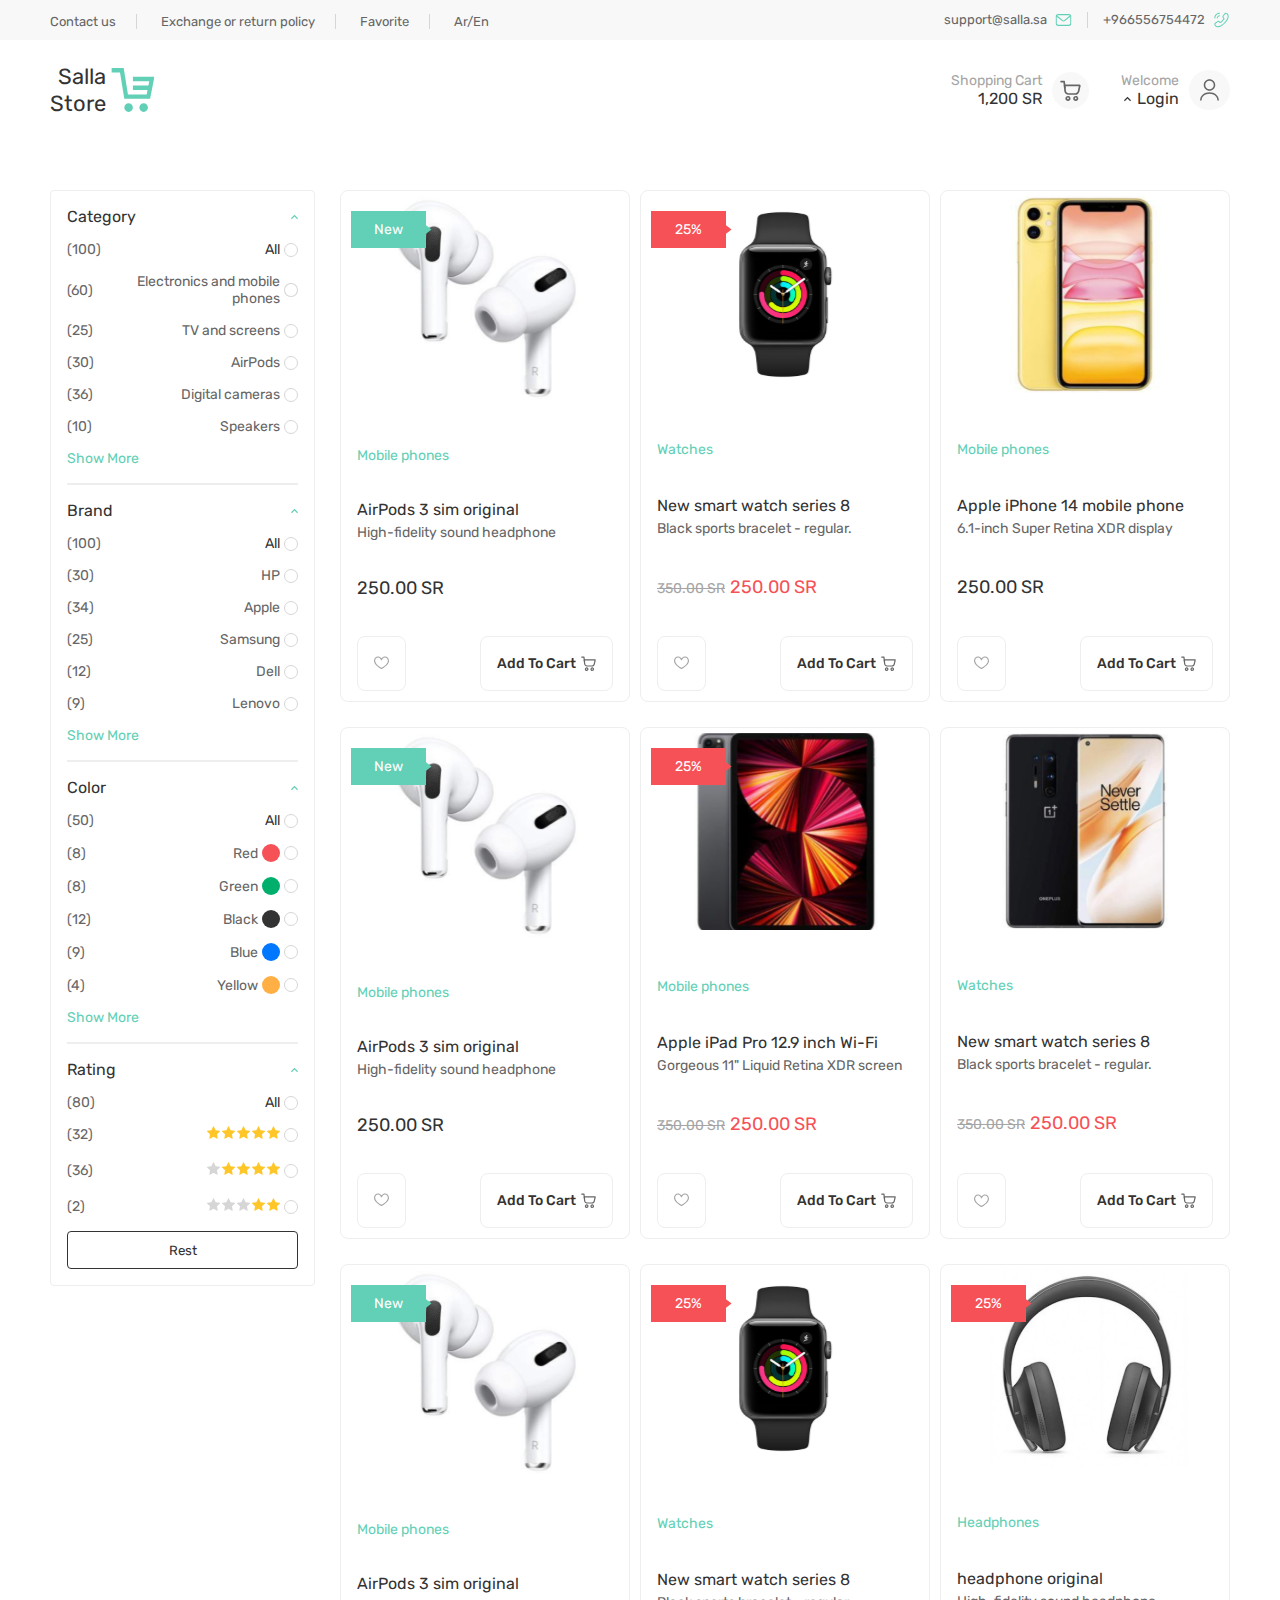
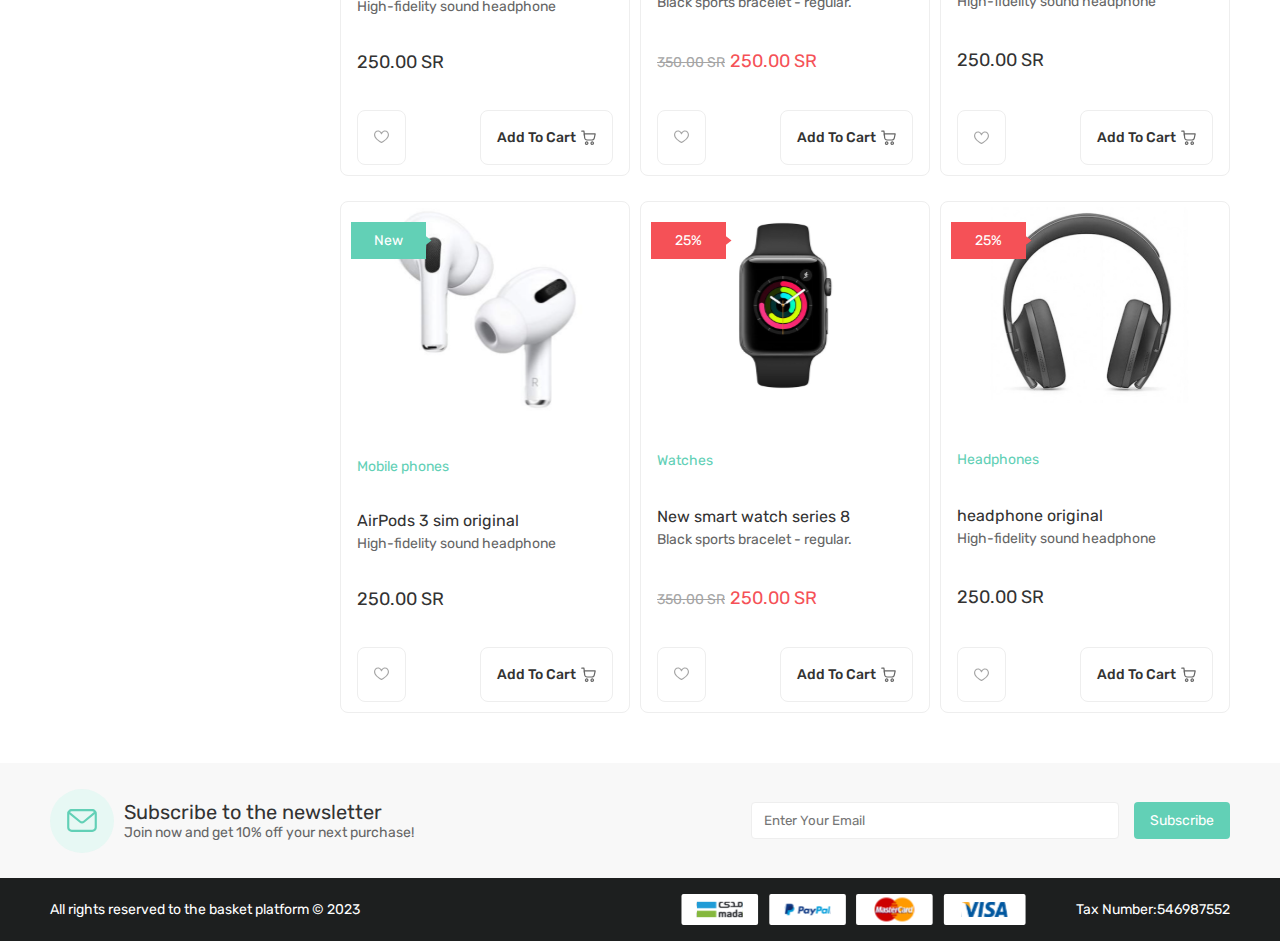
<file: products.html>
<!DOCTYPE html>
<html lang="en">
  <head>
    <meta charset="UTF-8" />
    <meta name="viewport" content="width=device-width, initial-scale=1.0" />
    <link rel="stylesheet" href="./assets/css/products.css" />
    <link rel="stylesheet" href="./assets/css/style.css" />
    <title>Document</title>
  </head>
  <body>
    <!-- ! header-section -->
    <header>
      <div>
        <button>Contact us</button>
        <button>Exchange or return policy</button>
        <button>Favorite</button>
        <button class="lang-switch">Ar/En</button>
      </div>
      <div class="header-links">
        <a href="">
          <img src="./assets/imgs/email.svg" alt="mail" />support@salla.sa</a
        >
        <a href="">
          <img src="./assets/imgs/call.svg" alt="phone" />+966556754472</a
        >
      </div>
    </header>
    <!-- ! nav-section -->
    <nav>
      <div class="logo-container">
        <a href="./index.html">
          Salla Store <img src="./assets/imgs/logo.svg" alt="logo"
        /></a>
      </div>
      <div class="nav-actions">
        <div>
          <div>
            <p class="title">Shopping Cart</p>
            <p>1,200 SR</p>
          </div>
          <a href="./cart.html"
            ><img src="./assets/imgs/cart.svg" alt="cart"
          /></a>
        </div>
        <div>
          <div>
            <p class="title">Welcome</p>
            <button>
              <img src="./assets/imgs/arrow-up.svg" alt="arrow-up" />Login
            </button>
          </div>
          <a href="./info.html"
            ><img src="./assets/imgs/user.svg" alt="user"
          /></a>
        </div>
      </div>
      <button><img src="./assets/imgs/list.svg" alt="list" /></button>
    </nav>
    <!-- ! products-section -->
    <div class="products">
      <div class="product-filter">
        <div class="filter-by">
          <div class="product-filter-header">
            <p>Category</p>
            <svg
              width="7"
              height="6"
              viewBox="0 0 7 6"
              fill="none"
              xmlns="http://www.w3.org/2000/svg"
            >
              <path
                d="M0.810547 5.1582L-0.00976562 4.33789L3.49023 0.837891L6.99023 4.33789L6.16992 5.1582L3.49023 2.47852L0.810547 5.1582Z"
                fill="#62D0B6"
              />
            </svg>
          </div>
          <div class="filter">
            <p>(100)</p>
            <div>
              <label for="filter-all-categories" class="all-filter">All</label>
              <input
                type="radio"
                id="filter-all-categories"
                name="filter-by-category"
                value="all"
              />
            </div>
          </div>
          <div class="filter">
            <p>(60)</p>
            <div>
              <label for="filter-phones">Electronics and mobile phones</label>
              <input
                value="phones"
                name="filter-by-category"
                type="radio"
                id="filter-phones"
              />
            </div>
          </div>
          <div class="filter">
            <p>(25)</p>
            <div>
              <label for="filter-TV">TV and screens</label>
              <input
                value="TV"
                name="filter-by-category"
                type="radio"
                id="filter-TV"
              />
            </div>
          </div>
          <div class="filter">
            <p>(30)</p>
            <div>
              <label for="filter-AirPods">AirPods</label>
              <input
                value="AirPods"
                name="filter-by-category"
                type="radio"
                id="filter-AirPods"
              />
            </div>
          </div>
          <div class="filter">
            <p>(36)</p>
            <div>
              <label for="filter-cameras">Digital cameras</label>
              <input
                value="cameras"
                name="filter-by-category"
                type="radio"
                id="filter-cameras"
              />
            </div>
          </div>
          <div class="filter">
            <p>(10)</p>
            <div>
              <label for="filter-Speakers">Speakers</label>
              <input
                value="Speakers"
                name="filter-by-category"
                type="radio"
                id="filter-Speakers"
              />
            </div>
          </div>
          <a href="">Show More</a>
        </div>
        <hr />
        <div class="filter-by">
          <div class="product-filter-header">
            <p>Brand</p>
            <svg
              width="7"
              height="6"
              viewBox="0 0 7 6"
              fill="none"
              xmlns="http://www.w3.org/2000/svg"
            >
              <path
                d="M0.810547 5.1582L-0.00976562 4.33789L3.49023 0.837891L6.99023 4.33789L6.16992 5.1582L3.49023 2.47852L0.810547 5.1582Z"
                fill="#62D0B6"
              />
            </svg>
          </div>
          <div class="filter">
            <p>(100)</p>
            <div>
              <label for="filter-all-brand" class="all-filter">All</label>
              <input
                type="radio"
                id="filter-all-brand"
                name="filter-by-brand"
                value="All"
              />
            </div>
          </div>
          <div class="filter">
            <p>(30)</p>
            <div>
              <label for="filter-hp">HP</label>
              <input
                value="HP"
                name="filter-by-brand"
                type="radio"
                id="filter-hp"
              />
            </div>
          </div>
          <div class="filter">
            <p>(34)</p>
            <div>
              <label for="filter-apple">Apple</label>
              <input
                value="Apple"
                name="filter-by-brand"
                type="radio"
                id="filter-apple"
              />
            </div>
          </div>
          <div class="filter">
            <p>(25)</p>
            <div>
              <label for="filter-samsung">Samsung</label>
              <input
                value="Samsung"
                name="filter-by-brand"
                type="radio"
                id="filter-samsung"
              />
            </div>
          </div>
          <div class="filter">
            <p>(12)</p>
            <div>
              <label for="filter-dell">Dell</label>
              <input
                value="Dell"
                name="filter-by-brand"
                type="radio"
                id="filter-dell"
              />
            </div>
          </div>
          <div class="filter">
            <p>(9)</p>
            <div>
              <label for="filter-lenovo">Lenovo</label>
              <input
                value="Lenovo"
                name="filter-by-brand"
                type="radio"
                id="filter-lenovo"
              />
            </div>
          </div>
          <a href="">Show More</a>
        </div>
        <hr />
        <div class="filter-by">
          <div class="product-filter-header">
            <p>Color</p>
            <svg
              width="7"
              height="6"
              viewBox="0 0 7 6"
              fill="none"
              xmlns="http://www.w3.org/2000/svg"
            >
              <path
                d="M0.810547 5.1582L-0.00976562 4.33789L3.49023 0.837891L6.99023 4.33789L6.16992 5.1582L3.49023 2.47852L0.810547 5.1582Z"
                fill="#62D0B6"
              />
            </svg>
          </div>
          <div class="filter">
            <p>(50)</p>
            <div>
              <label for="filter-all-color" class="all-filter">All</label>
              <input
                type="radio"
                id="filter-all-color"
                name="filter-by-color"
                value="All"
              />
            </div>
          </div>
          <div class="filter">
            <p>(8)</p>
            <div>
              <label for="filter-red">Red </label>
              <p
                style="
                  width: 18px;
                  height: 18px;
                  background-color: #f55157;
                  border-radius: 18px;
                "
              ></p>
              <input
                value="Red"
                name="filter-by-color"
                type="radio"
                id="filter-red"
              />
            </div>
          </div>
          <div class="filter">
            <p>(8)</p>
            <div>
              <label for="filter-green">Green</label>
              <p
                style="
                  width: 18px;
                  height: 18px;
                  background-color: #00af6c;
                  border-radius: 18px;
                "
              ></p>
              <input
                value="Green"
                name="filter-by-color"
                type="radio"
                id="filter-green"
              />
            </div>
          </div>
          <div class="filter">
            <p>(12)</p>
            <div>
              <label for="filter-black">Black</label>
              <p
                style="
                  width: 18px;
                  height: 18px;
                  background-color: #333333;
                  border-radius: 18px;
                "
              ></p>
              <input
                value="Black"
                name="filter-by-color"
                type="radio"
                id="filter-black"
              />
            </div>
          </div>
          <div class="filter">
            <p>(9)</p>
            <div>
              <label for="filter-blue">Blue</label>
              <p
                style="
                  width: 18px;
                  height: 18px;
                  background-color: rgb(0, 119, 255);
                  border-radius: 18px;
                "
              ></p>
              <input
                value="Blue"
                name="filter-by-color"
                type="radio"
                id="filter-blue"
              />
            </div>
          </div>
          <div class="filter">
            <p>(4)</p>
            <div>
              <label for="filter-yellow">Yellow</label>
              <p
                style="
                  width: 18px;
                  height: 18px;
                  background-color: #ffaf44;
                  border-radius: 18px;
                "
              ></p>
              <input
                value="Yellow"
                name="filter-by-color"
                type="radio"
                id="filter-yellow"
              />
            </div>
          </div>
          <a href="">Show More</a>
        </div>
        <hr />
        <div class="filter-by">
          <div class="product-filter-header">
            <p>Rating</p>
            <svg
              width="7"
              height="6"
              viewBox="0 0 7 6"
              fill="none"
              xmlns="http://www.w3.org/2000/svg"
            >
              <path
                d="M0.810547 5.1582L-0.00976562 4.33789L3.49023 0.837891L6.99023 4.33789L6.16992 5.1582L3.49023 2.47852L0.810547 5.1582Z"
                fill="#62D0B6"
              />
            </svg>
          </div>
          <div class="filter">
            <p>(80)</p>
            <div>
              <label for="filter-all-rate" class="all-filter">All</label>
              <input
                type="radio"
                id="filter-all-rate"
                name="filter-by-rate"
                value="All"
              />
            </div>
          </div>
          <div class="filter">
            <p>(32)</p>
            <div>
              <label for="filter-5-stars">
                <img src="./assets/imgs/5stars-rate.svg" alt="5-stars" />
              </label>
              <input
                value="5-stars"
                name="filter-by-rate"
                type="radio"
                id="filter-5-stars"
              />
            </div>
          </div>
          <div class="filter">
            <p>(36)</p>
            <div>
              <label for="filter-4-stars">
                <img src="./assets/imgs/Rating.svg" alt="4-stars" />
              </label>
              <input
                value="4-stars"
                name="filter-by-rate"
                type="radio"
                id="filter-4-stars"
              />
            </div>
          </div>
          <div class="filter">
            <p>(2)</p>
            <div>
              <label for="filter-2-stars">
                <img src="./assets/imgs/2stars-rate.svg" alt="2-stars" />
              </label>
              <input
                value="2-stars"
                name="filter-by-rate"
                type="radio"
                id="filter-2-stars"
              />
            </div>
          </div>
        </div>
        <button>Rest</button>
      </div>
      <div class="products-cards">
        <div class="products-card">
          <small style="background-color: #62d0b6"
            >New
            <svg
              width="8"
              height="11"
              viewBox="0 0 8 11"
              fill="#62d0b6"
              xmlns="http://www.w3.org/2000/svg"
            >
              <path
                d="M7.5 5.5L0.75 10.6962L0.750001 0.303847L7.5 5.5Z"
                style="fill: #62d0b6"
              /></svg
          ></small>
          <a href="./product-details.html">
            <img src="./assets/imgs/airpods.svg" alt="smart-watch" />
          </a>
          <p class="product-type">Mobile phones</p>
          <div>
            <p class="product-name">AirPods 3 sim original</p>
            <p>High-fidelity sound headphone</p>
          </div>
          <span style="color: #333333">250.00 SR</span>
          <div class="product-card-footer">
            <button>
              <svg
                width="18"
                height="18"
                viewBox="0 0 18 18"
                fill="none"
                xmlns="http://www.w3.org/2000/svg"
              >
                <path
                  d="M13.1484 1.09766C11.6511 1.09766 10.3385 1.76531 9.35258 3.02847C9.2211 3.19694 9.10389 3.36548 9 3.52871C8.89611 3.36545 8.7789 3.19694 8.64742 3.02847C7.66146 1.76531 6.34887 1.09766 4.85156 1.09766C2.02303 1.09766 0 3.46603 0 6.30795C0 9.55755 2.66333 12.6202 8.63568 16.2382C8.74765 16.306 8.87382 16.3399 9 16.3399C9.12618 16.3399 9.25235 16.306 9.36432 16.2382C15.3367 12.6202 18 9.55759 18 6.30799C18 3.46754 15.9786 1.09766 13.1484 1.09766ZM14.736 10.3543C13.4926 11.7416 11.6137 13.2024 9 14.8129C6.38631 13.2024 4.50738 11.7416 3.26401 10.3543C2.01393 8.95944 1.40625 7.63587 1.40625 6.30799C1.40625 4.26175 2.78909 2.50391 4.85156 2.50391C5.90189 2.50391 6.79746 2.96059 7.51342 3.86129C8.0859 4.58161 8.32711 5.32541 8.3288 5.33072C8.42038 5.62445 8.69235 5.82452 9.00004 5.82452C9.30772 5.82452 9.57969 5.62448 9.67127 5.33072C9.67349 5.32361 9.90745 4.60302 10.4611 3.8937C11.181 2.97148 12.0851 2.50387 13.1484 2.50387C15.2131 2.50387 16.5938 4.26341 16.5938 6.30795C16.5938 7.63584 15.9861 8.9594 14.736 10.3543Z"
                  fill="#A5A5A5"
                />
              </svg>
            </button>
            <button>
              Add To Cart
              <svg
                width="21"
                height="21"
                viewBox="0 0 21 21"
                fill="none"
                xmlns="http://www.w3.org/2000/svg"
              >
                <path
                  fill-rule="evenodd"
                  clip-rule="evenodd"
                  d="M3.80367 5.84579C3.78876 5.68077 3.80838 5.51445 3.8613 5.35742C3.91422 5.2004 3.99926 5.05613 4.11102 4.93379C4.22277 4.81145 4.35879 4.71374 4.51039 4.64687C4.662 4.58 4.82587 4.54545 4.99157 4.54541H19.4543C19.6329 4.54549 19.8092 4.58567 19.9703 4.66301C20.1313 4.74034 20.2729 4.85285 20.3846 4.99222C20.4963 5.13159 20.5753 5.29428 20.6158 5.46827C20.6562 5.64226 20.6571 5.82311 20.6183 5.99747L19.3963 11.5058C19.1861 12.4524 18.6593 13.299 17.9029 13.9057C17.1465 14.5124 16.2058 14.843 15.2361 14.8428H8.50925C7.44557 14.8429 6.42033 14.4451 5.63505 13.7276C4.84978 13.0101 4.36127 12.0249 4.26554 10.9655L3.80367 5.84579ZM5.55058 6.24971L5.96302 10.8121C6.02048 11.448 6.31384 12.0394 6.78536 12.4699C7.25689 12.9005 7.87245 13.139 8.51095 13.1385H15.2378C15.8195 13.1384 16.3837 12.9399 16.8374 12.5758C17.291 12.2117 17.6069 11.7038 17.7329 11.1359L18.8186 6.24971H5.55058Z"
                  fill="#666666"
                />
                <path
                  fill-rule="evenodd"
                  clip-rule="evenodd"
                  d="M0.279297 1.68516C0.279297 1.45915 0.369077 1.24241 0.528886 1.0826C0.688695 0.922788 0.905443 0.833008 1.13145 0.833008H4.12079C4.32924 0.833219 4.53037 0.909822 4.68615 1.04832C4.84192 1.18683 4.94153 1.37762 4.96613 1.5846L5.65126 7.38093C5.6777 7.60558 5.61382 7.83153 5.47366 8.00908C5.33351 8.18663 5.12857 8.30123 4.90392 8.32767C4.67927 8.35412 4.45332 8.29023 4.27577 8.15008C4.09822 8.00993 3.98362 7.80499 3.95718 7.58034L3.36238 2.53561H1.13145C0.905443 2.53561 0.688695 2.44582 0.528886 2.28602C0.369077 2.12621 0.279297 1.91116 0.279297 1.68516ZM7.94865 19.2957C8.17466 19.2957 8.39141 19.2059 8.55122 19.0461C8.71103 18.8863 8.80081 18.6696 8.80081 18.4436C8.80081 18.2176 8.71103 18.0008 8.55122 17.841C8.39141 17.6812 8.17466 17.5914 7.94865 17.5914C7.72265 17.5914 7.5059 17.6812 7.34609 17.841C7.18628 18.0008 7.0965 18.2176 7.0965 18.4436C7.0965 18.6696 7.18628 18.8863 7.34609 19.0461C7.5059 19.2059 7.72265 19.2957 7.94865 19.2957ZM7.94865 21C8.28437 21 8.6168 20.9339 8.92697 20.8054C9.23713 20.6769 9.51895 20.4886 9.75634 20.2512C9.99373 20.0138 10.182 19.732 10.3105 19.4219C10.439 19.1117 10.5051 18.7793 10.5051 18.4436C10.5051 18.1078 10.439 17.7754 10.3105 17.4652C10.182 17.1551 9.99373 16.8733 9.75634 16.6359C9.51895 16.3985 9.23713 16.2102 8.92697 16.0817C8.6168 15.9532 8.28437 15.8871 7.94865 15.8871C7.27064 15.8871 6.6204 16.1564 6.14097 16.6359C5.66154 17.1153 5.3922 17.7655 5.3922 18.4436C5.3922 19.1216 5.66154 19.7718 6.14097 20.2512C6.6204 20.7307 7.27064 21 7.94865 21ZM15.7237 19.2957C15.9497 19.2957 16.1664 19.2059 16.3262 19.0461C16.486 18.8863 16.5758 18.6696 16.5758 18.4436C16.5758 18.2176 16.486 18.0008 16.3262 17.841C16.1664 17.6812 15.9497 17.5914 15.7237 17.5914C15.4977 17.5914 15.2809 17.6812 15.1211 17.841C14.9613 18.0008 14.8715 18.2176 14.8715 18.4436C14.8715 18.6696 14.9613 18.8863 15.1211 19.0461C15.2809 19.2059 15.4977 19.2957 15.7237 19.2957ZM15.7237 21C16.0594 21 16.3918 20.9339 16.702 20.8054C17.0122 20.6769 17.294 20.4886 17.5314 20.2512C17.7688 20.0138 17.9571 19.732 18.0855 19.4219C18.214 19.1117 18.2801 18.7793 18.2801 18.4436C18.2801 18.1078 18.214 17.7754 18.0855 17.4652C17.9571 17.1551 17.7688 16.8733 17.5314 16.6359C17.294 16.3985 17.0122 16.2102 16.702 16.0817C16.3918 15.9532 16.0594 15.8871 15.7237 15.8871C15.0457 15.8871 14.3954 16.1564 13.916 16.6359C13.4366 17.1153 13.1672 17.7655 13.1672 18.4436C13.1672 19.1216 13.4366 19.7718 13.916 20.2512C14.3954 20.7307 15.0457 21 15.7237 21Z"
                  fill="#666666"
                />
              </svg>
            </button>
          </div>
        </div>
        <div class="products-card">
          <small
            >25%
            <svg
              width="8"
              height="11"
              viewBox="0 0 8 11"
              fill="none"
              xmlns="http://www.w3.org/2000/svg"
            >
              <path
                d="M7.5 5.5L0.75 10.6962L0.750001 0.303847L7.5 5.5Z"
                fill="#62D0B6"
              /></svg
          ></small>
          <a href="./product-details.html">
            <img src="./assets/imgs/smart-watch-two.svg" alt="smart-watch" />
          </a>
          <p class="product-type">Watches</p>
          <div>
            <p class="product-name">New smart watch series 8</p>
            <p>Black sports bracelet - regular.</p>
          </div>
          <span><del>350.00 SR</del>250.00 SR</span>
          <div class="product-card-footer">
            <button>
              <svg
                width="18"
                height="18"
                viewBox="0 0 18 18"
                fill="none"
                xmlns="http://www.w3.org/2000/svg"
              >
                <path
                  d="M13.1484 1.09766C11.6511 1.09766 10.3385 1.76531 9.35258 3.02847C9.2211 3.19694 9.10389 3.36548 9 3.52871C8.89611 3.36545 8.7789 3.19694 8.64742 3.02847C7.66146 1.76531 6.34887 1.09766 4.85156 1.09766C2.02303 1.09766 0 3.46603 0 6.30795C0 9.55755 2.66333 12.6202 8.63568 16.2382C8.74765 16.306 8.87382 16.3399 9 16.3399C9.12618 16.3399 9.25235 16.306 9.36432 16.2382C15.3367 12.6202 18 9.55759 18 6.30799C18 3.46754 15.9786 1.09766 13.1484 1.09766ZM14.736 10.3543C13.4926 11.7416 11.6137 13.2024 9 14.8129C6.38631 13.2024 4.50738 11.7416 3.26401 10.3543C2.01393 8.95944 1.40625 7.63587 1.40625 6.30799C1.40625 4.26175 2.78909 2.50391 4.85156 2.50391C5.90189 2.50391 6.79746 2.96059 7.51342 3.86129C8.0859 4.58161 8.32711 5.32541 8.3288 5.33072C8.42038 5.62445 8.69235 5.82452 9.00004 5.82452C9.30772 5.82452 9.57969 5.62448 9.67127 5.33072C9.67349 5.32361 9.90745 4.60302 10.4611 3.8937C11.181 2.97148 12.0851 2.50387 13.1484 2.50387C15.2131 2.50387 16.5938 4.26341 16.5938 6.30795C16.5938 7.63584 15.9861 8.9594 14.736 10.3543Z"
                  fill="#A5A5A5"
                />
              </svg>
            </button>
            <button>
              Add To Cart
              <svg
                width="21"
                height="21"
                viewBox="0 0 21 21"
                fill="none"
                xmlns="http://www.w3.org/2000/svg"
              >
                <path
                  fill-rule="evenodd"
                  clip-rule="evenodd"
                  d="M3.80367 5.84579C3.78876 5.68077 3.80838 5.51445 3.8613 5.35742C3.91422 5.2004 3.99926 5.05613 4.11102 4.93379C4.22277 4.81145 4.35879 4.71374 4.51039 4.64687C4.662 4.58 4.82587 4.54545 4.99157 4.54541H19.4543C19.6329 4.54549 19.8092 4.58567 19.9703 4.66301C20.1313 4.74034 20.2729 4.85285 20.3846 4.99222C20.4963 5.13159 20.5753 5.29428 20.6158 5.46827C20.6562 5.64226 20.6571 5.82311 20.6183 5.99747L19.3963 11.5058C19.1861 12.4524 18.6593 13.299 17.9029 13.9057C17.1465 14.5124 16.2058 14.843 15.2361 14.8428H8.50925C7.44557 14.8429 6.42033 14.4451 5.63505 13.7276C4.84978 13.0101 4.36127 12.0249 4.26554 10.9655L3.80367 5.84579ZM5.55058 6.24971L5.96302 10.8121C6.02048 11.448 6.31384 12.0394 6.78536 12.4699C7.25689 12.9005 7.87245 13.139 8.51095 13.1385H15.2378C15.8195 13.1384 16.3837 12.9399 16.8374 12.5758C17.291 12.2117 17.6069 11.7038 17.7329 11.1359L18.8186 6.24971H5.55058Z"
                  fill="#666666"
                />
                <path
                  fill-rule="evenodd"
                  clip-rule="evenodd"
                  d="M0.279297 1.68516C0.279297 1.45915 0.369077 1.24241 0.528886 1.0826C0.688695 0.922788 0.905443 0.833008 1.13145 0.833008H4.12079C4.32924 0.833219 4.53037 0.909822 4.68615 1.04832C4.84192 1.18683 4.94153 1.37762 4.96613 1.5846L5.65126 7.38093C5.6777 7.60558 5.61382 7.83153 5.47366 8.00908C5.33351 8.18663 5.12857 8.30123 4.90392 8.32767C4.67927 8.35412 4.45332 8.29023 4.27577 8.15008C4.09822 8.00993 3.98362 7.80499 3.95718 7.58034L3.36238 2.53561H1.13145C0.905443 2.53561 0.688695 2.44582 0.528886 2.28602C0.369077 2.12621 0.279297 1.91116 0.279297 1.68516ZM7.94865 19.2957C8.17466 19.2957 8.39141 19.2059 8.55122 19.0461C8.71103 18.8863 8.80081 18.6696 8.80081 18.4436C8.80081 18.2176 8.71103 18.0008 8.55122 17.841C8.39141 17.6812 8.17466 17.5914 7.94865 17.5914C7.72265 17.5914 7.5059 17.6812 7.34609 17.841C7.18628 18.0008 7.0965 18.2176 7.0965 18.4436C7.0965 18.6696 7.18628 18.8863 7.34609 19.0461C7.5059 19.2059 7.72265 19.2957 7.94865 19.2957ZM7.94865 21C8.28437 21 8.6168 20.9339 8.92697 20.8054C9.23713 20.6769 9.51895 20.4886 9.75634 20.2512C9.99373 20.0138 10.182 19.732 10.3105 19.4219C10.439 19.1117 10.5051 18.7793 10.5051 18.4436C10.5051 18.1078 10.439 17.7754 10.3105 17.4652C10.182 17.1551 9.99373 16.8733 9.75634 16.6359C9.51895 16.3985 9.23713 16.2102 8.92697 16.0817C8.6168 15.9532 8.28437 15.8871 7.94865 15.8871C7.27064 15.8871 6.6204 16.1564 6.14097 16.6359C5.66154 17.1153 5.3922 17.7655 5.3922 18.4436C5.3922 19.1216 5.66154 19.7718 6.14097 20.2512C6.6204 20.7307 7.27064 21 7.94865 21ZM15.7237 19.2957C15.9497 19.2957 16.1664 19.2059 16.3262 19.0461C16.486 18.8863 16.5758 18.6696 16.5758 18.4436C16.5758 18.2176 16.486 18.0008 16.3262 17.841C16.1664 17.6812 15.9497 17.5914 15.7237 17.5914C15.4977 17.5914 15.2809 17.6812 15.1211 17.841C14.9613 18.0008 14.8715 18.2176 14.8715 18.4436C14.8715 18.6696 14.9613 18.8863 15.1211 19.0461C15.2809 19.2059 15.4977 19.2957 15.7237 19.2957ZM15.7237 21C16.0594 21 16.3918 20.9339 16.702 20.8054C17.0122 20.6769 17.294 20.4886 17.5314 20.2512C17.7688 20.0138 17.9571 19.732 18.0855 19.4219C18.214 19.1117 18.2801 18.7793 18.2801 18.4436C18.2801 18.1078 18.214 17.7754 18.0855 17.4652C17.9571 17.1551 17.7688 16.8733 17.5314 16.6359C17.294 16.3985 17.0122 16.2102 16.702 16.0817C16.3918 15.9532 16.0594 15.8871 15.7237 15.8871C15.0457 15.8871 14.3954 16.1564 13.916 16.6359C13.4366 17.1153 13.1672 17.7655 13.1672 18.4436C13.1672 19.1216 13.4366 19.7718 13.916 20.2512C14.3954 20.7307 15.0457 21 15.7237 21Z"
                  fill="#666666"
                />
              </svg>
            </button>
          </div>
        </div>
        <div class="products-card">
          <a href="./product-details.html">
            <img src="./assets/imgs/iphone-14.svg" alt="iphone-14" />
          </a>
          <p class="product-type">Mobile phones</p>
          <div>
            <p class="product-name">Apple iPhone 14 mobile phone</p>
            <p>6.1-inch Super Retina XDR display</p>
          </div>
          <span style="color: #333333">250.00 SR</span>
          <div class="product-card-footer">
            <button>
              <svg
                width="18"
                height="18"
                viewBox="0 0 18 18"
                fill="none"
                xmlns="http://www.w3.org/2000/svg"
              >
                <path
                  d="M13.1484 1.09766C11.6511 1.09766 10.3385 1.76531 9.35258 3.02847C9.2211 3.19694 9.10389 3.36548 9 3.52871C8.89611 3.36545 8.7789 3.19694 8.64742 3.02847C7.66146 1.76531 6.34887 1.09766 4.85156 1.09766C2.02303 1.09766 0 3.46603 0 6.30795C0 9.55755 2.66333 12.6202 8.63568 16.2382C8.74765 16.306 8.87382 16.3399 9 16.3399C9.12618 16.3399 9.25235 16.306 9.36432 16.2382C15.3367 12.6202 18 9.55759 18 6.30799C18 3.46754 15.9786 1.09766 13.1484 1.09766ZM14.736 10.3543C13.4926 11.7416 11.6137 13.2024 9 14.8129C6.38631 13.2024 4.50738 11.7416 3.26401 10.3543C2.01393 8.95944 1.40625 7.63587 1.40625 6.30799C1.40625 4.26175 2.78909 2.50391 4.85156 2.50391C5.90189 2.50391 6.79746 2.96059 7.51342 3.86129C8.0859 4.58161 8.32711 5.32541 8.3288 5.33072C8.42038 5.62445 8.69235 5.82452 9.00004 5.82452C9.30772 5.82452 9.57969 5.62448 9.67127 5.33072C9.67349 5.32361 9.90745 4.60302 10.4611 3.8937C11.181 2.97148 12.0851 2.50387 13.1484 2.50387C15.2131 2.50387 16.5938 4.26341 16.5938 6.30795C16.5938 7.63584 15.9861 8.9594 14.736 10.3543Z"
                  fill="#A5A5A5"
                />
              </svg>
            </button>
            <button>
              Add To Cart<svg
                width="21"
                height="21"
                viewBox="0 0 21 21"
                fill="none"
                xmlns="http://www.w3.org/2000/svg"
              >
                <path
                  fill-rule="evenodd"
                  clip-rule="evenodd"
                  d="M3.80367 5.84579C3.78876 5.68077 3.80838 5.51445 3.8613 5.35742C3.91422 5.2004 3.99926 5.05613 4.11102 4.93379C4.22277 4.81145 4.35879 4.71374 4.51039 4.64687C4.662 4.58 4.82587 4.54545 4.99157 4.54541H19.4543C19.6329 4.54549 19.8092 4.58567 19.9703 4.66301C20.1313 4.74034 20.2729 4.85285 20.3846 4.99222C20.4963 5.13159 20.5753 5.29428 20.6158 5.46827C20.6562 5.64226 20.6571 5.82311 20.6183 5.99747L19.3963 11.5058C19.1861 12.4524 18.6593 13.299 17.9029 13.9057C17.1465 14.5124 16.2058 14.843 15.2361 14.8428H8.50925C7.44557 14.8429 6.42033 14.4451 5.63505 13.7276C4.84978 13.0101 4.36127 12.0249 4.26554 10.9655L3.80367 5.84579ZM5.55058 6.24971L5.96302 10.8121C6.02048 11.448 6.31384 12.0394 6.78536 12.4699C7.25689 12.9005 7.87245 13.139 8.51095 13.1385H15.2378C15.8195 13.1384 16.3837 12.9399 16.8374 12.5758C17.291 12.2117 17.6069 11.7038 17.7329 11.1359L18.8186 6.24971H5.55058Z"
                  fill="#666666"
                />
                <path
                  fill-rule="evenodd"
                  clip-rule="evenodd"
                  d="M0.279297 1.68516C0.279297 1.45915 0.369077 1.24241 0.528886 1.0826C0.688695 0.922788 0.905443 0.833008 1.13145 0.833008H4.12079C4.32924 0.833219 4.53037 0.909822 4.68615 1.04832C4.84192 1.18683 4.94153 1.37762 4.96613 1.5846L5.65126 7.38093C5.6777 7.60558 5.61382 7.83153 5.47366 8.00908C5.33351 8.18663 5.12857 8.30123 4.90392 8.32767C4.67927 8.35412 4.45332 8.29023 4.27577 8.15008C4.09822 8.00993 3.98362 7.80499 3.95718 7.58034L3.36238 2.53561H1.13145C0.905443 2.53561 0.688695 2.44582 0.528886 2.28602C0.369077 2.12621 0.279297 1.91116 0.279297 1.68516ZM7.94865 19.2957C8.17466 19.2957 8.39141 19.2059 8.55122 19.0461C8.71103 18.8863 8.80081 18.6696 8.80081 18.4436C8.80081 18.2176 8.71103 18.0008 8.55122 17.841C8.39141 17.6812 8.17466 17.5914 7.94865 17.5914C7.72265 17.5914 7.5059 17.6812 7.34609 17.841C7.18628 18.0008 7.0965 18.2176 7.0965 18.4436C7.0965 18.6696 7.18628 18.8863 7.34609 19.0461C7.5059 19.2059 7.72265 19.2957 7.94865 19.2957ZM7.94865 21C8.28437 21 8.6168 20.9339 8.92697 20.8054C9.23713 20.6769 9.51895 20.4886 9.75634 20.2512C9.99373 20.0138 10.182 19.732 10.3105 19.4219C10.439 19.1117 10.5051 18.7793 10.5051 18.4436C10.5051 18.1078 10.439 17.7754 10.3105 17.4652C10.182 17.1551 9.99373 16.8733 9.75634 16.6359C9.51895 16.3985 9.23713 16.2102 8.92697 16.0817C8.6168 15.9532 8.28437 15.8871 7.94865 15.8871C7.27064 15.8871 6.6204 16.1564 6.14097 16.6359C5.66154 17.1153 5.3922 17.7655 5.3922 18.4436C5.3922 19.1216 5.66154 19.7718 6.14097 20.2512C6.6204 20.7307 7.27064 21 7.94865 21ZM15.7237 19.2957C15.9497 19.2957 16.1664 19.2059 16.3262 19.0461C16.486 18.8863 16.5758 18.6696 16.5758 18.4436C16.5758 18.2176 16.486 18.0008 16.3262 17.841C16.1664 17.6812 15.9497 17.5914 15.7237 17.5914C15.4977 17.5914 15.2809 17.6812 15.1211 17.841C14.9613 18.0008 14.8715 18.2176 14.8715 18.4436C14.8715 18.6696 14.9613 18.8863 15.1211 19.0461C15.2809 19.2059 15.4977 19.2957 15.7237 19.2957ZM15.7237 21C16.0594 21 16.3918 20.9339 16.702 20.8054C17.0122 20.6769 17.294 20.4886 17.5314 20.2512C17.7688 20.0138 17.9571 19.732 18.0855 19.4219C18.214 19.1117 18.2801 18.7793 18.2801 18.4436C18.2801 18.1078 18.214 17.7754 18.0855 17.4652C17.9571 17.1551 17.7688 16.8733 17.5314 16.6359C17.294 16.3985 17.0122 16.2102 16.702 16.0817C16.3918 15.9532 16.0594 15.8871 15.7237 15.8871C15.0457 15.8871 14.3954 16.1564 13.916 16.6359C13.4366 17.1153 13.1672 17.7655 13.1672 18.4436C13.1672 19.1216 13.4366 19.7718 13.916 20.2512C14.3954 20.7307 15.0457 21 15.7237 21Z"
                  fill="#666666"
                />
              </svg>
            </button>
          </div>
        </div>
        <div class="products-card">
          <small style="background-color: #62d0b6"
            >New
            <svg
              width="8"
              height="11"
              viewBox="0 0 8 11"
              fill="#62d0b6"
              xmlns="http://www.w3.org/2000/svg"
            >
              <path
                d="M7.5 5.5L0.75 10.6962L0.750001 0.303847L7.5 5.5Z"
                style="fill: #62d0b6"
              /></svg
          ></small>
          <a href="./product-details.html">
            <img src="./assets/imgs/airpods.svg" alt="smart-watch" />
          </a>
          <p class="product-type">Mobile phones</p>
          <div>
            <p class="product-name">AirPods 3 sim original</p>
            <p>High-fidelity sound headphone</p>
          </div>
          <span style="color: #333333">250.00 SR</span>
          <div class="product-card-footer">
            <button>
              <svg
                width="18"
                height="18"
                viewBox="0 0 18 18"
                fill="none"
                xmlns="http://www.w3.org/2000/svg"
              >
                <path
                  d="M13.1484 1.09766C11.6511 1.09766 10.3385 1.76531 9.35258 3.02847C9.2211 3.19694 9.10389 3.36548 9 3.52871C8.89611 3.36545 8.7789 3.19694 8.64742 3.02847C7.66146 1.76531 6.34887 1.09766 4.85156 1.09766C2.02303 1.09766 0 3.46603 0 6.30795C0 9.55755 2.66333 12.6202 8.63568 16.2382C8.74765 16.306 8.87382 16.3399 9 16.3399C9.12618 16.3399 9.25235 16.306 9.36432 16.2382C15.3367 12.6202 18 9.55759 18 6.30799C18 3.46754 15.9786 1.09766 13.1484 1.09766ZM14.736 10.3543C13.4926 11.7416 11.6137 13.2024 9 14.8129C6.38631 13.2024 4.50738 11.7416 3.26401 10.3543C2.01393 8.95944 1.40625 7.63587 1.40625 6.30799C1.40625 4.26175 2.78909 2.50391 4.85156 2.50391C5.90189 2.50391 6.79746 2.96059 7.51342 3.86129C8.0859 4.58161 8.32711 5.32541 8.3288 5.33072C8.42038 5.62445 8.69235 5.82452 9.00004 5.82452C9.30772 5.82452 9.57969 5.62448 9.67127 5.33072C9.67349 5.32361 9.90745 4.60302 10.4611 3.8937C11.181 2.97148 12.0851 2.50387 13.1484 2.50387C15.2131 2.50387 16.5938 4.26341 16.5938 6.30795C16.5938 7.63584 15.9861 8.9594 14.736 10.3543Z"
                  fill="#A5A5A5"
                />
              </svg>
            </button>
            <button>
              Add To Cart
              <svg
                width="21"
                height="21"
                viewBox="0 0 21 21"
                fill="none"
                xmlns="http://www.w3.org/2000/svg"
              >
                <path
                  fill-rule="evenodd"
                  clip-rule="evenodd"
                  d="M3.80367 5.84579C3.78876 5.68077 3.80838 5.51445 3.8613 5.35742C3.91422 5.2004 3.99926 5.05613 4.11102 4.93379C4.22277 4.81145 4.35879 4.71374 4.51039 4.64687C4.662 4.58 4.82587 4.54545 4.99157 4.54541H19.4543C19.6329 4.54549 19.8092 4.58567 19.9703 4.66301C20.1313 4.74034 20.2729 4.85285 20.3846 4.99222C20.4963 5.13159 20.5753 5.29428 20.6158 5.46827C20.6562 5.64226 20.6571 5.82311 20.6183 5.99747L19.3963 11.5058C19.1861 12.4524 18.6593 13.299 17.9029 13.9057C17.1465 14.5124 16.2058 14.843 15.2361 14.8428H8.50925C7.44557 14.8429 6.42033 14.4451 5.63505 13.7276C4.84978 13.0101 4.36127 12.0249 4.26554 10.9655L3.80367 5.84579ZM5.55058 6.24971L5.96302 10.8121C6.02048 11.448 6.31384 12.0394 6.78536 12.4699C7.25689 12.9005 7.87245 13.139 8.51095 13.1385H15.2378C15.8195 13.1384 16.3837 12.9399 16.8374 12.5758C17.291 12.2117 17.6069 11.7038 17.7329 11.1359L18.8186 6.24971H5.55058Z"
                  fill="#666666"
                />
                <path
                  fill-rule="evenodd"
                  clip-rule="evenodd"
                  d="M0.279297 1.68516C0.279297 1.45915 0.369077 1.24241 0.528886 1.0826C0.688695 0.922788 0.905443 0.833008 1.13145 0.833008H4.12079C4.32924 0.833219 4.53037 0.909822 4.68615 1.04832C4.84192 1.18683 4.94153 1.37762 4.96613 1.5846L5.65126 7.38093C5.6777 7.60558 5.61382 7.83153 5.47366 8.00908C5.33351 8.18663 5.12857 8.30123 4.90392 8.32767C4.67927 8.35412 4.45332 8.29023 4.27577 8.15008C4.09822 8.00993 3.98362 7.80499 3.95718 7.58034L3.36238 2.53561H1.13145C0.905443 2.53561 0.688695 2.44582 0.528886 2.28602C0.369077 2.12621 0.279297 1.91116 0.279297 1.68516ZM7.94865 19.2957C8.17466 19.2957 8.39141 19.2059 8.55122 19.0461C8.71103 18.8863 8.80081 18.6696 8.80081 18.4436C8.80081 18.2176 8.71103 18.0008 8.55122 17.841C8.39141 17.6812 8.17466 17.5914 7.94865 17.5914C7.72265 17.5914 7.5059 17.6812 7.34609 17.841C7.18628 18.0008 7.0965 18.2176 7.0965 18.4436C7.0965 18.6696 7.18628 18.8863 7.34609 19.0461C7.5059 19.2059 7.72265 19.2957 7.94865 19.2957ZM7.94865 21C8.28437 21 8.6168 20.9339 8.92697 20.8054C9.23713 20.6769 9.51895 20.4886 9.75634 20.2512C9.99373 20.0138 10.182 19.732 10.3105 19.4219C10.439 19.1117 10.5051 18.7793 10.5051 18.4436C10.5051 18.1078 10.439 17.7754 10.3105 17.4652C10.182 17.1551 9.99373 16.8733 9.75634 16.6359C9.51895 16.3985 9.23713 16.2102 8.92697 16.0817C8.6168 15.9532 8.28437 15.8871 7.94865 15.8871C7.27064 15.8871 6.6204 16.1564 6.14097 16.6359C5.66154 17.1153 5.3922 17.7655 5.3922 18.4436C5.3922 19.1216 5.66154 19.7718 6.14097 20.2512C6.6204 20.7307 7.27064 21 7.94865 21ZM15.7237 19.2957C15.9497 19.2957 16.1664 19.2059 16.3262 19.0461C16.486 18.8863 16.5758 18.6696 16.5758 18.4436C16.5758 18.2176 16.486 18.0008 16.3262 17.841C16.1664 17.6812 15.9497 17.5914 15.7237 17.5914C15.4977 17.5914 15.2809 17.6812 15.1211 17.841C14.9613 18.0008 14.8715 18.2176 14.8715 18.4436C14.8715 18.6696 14.9613 18.8863 15.1211 19.0461C15.2809 19.2059 15.4977 19.2957 15.7237 19.2957ZM15.7237 21C16.0594 21 16.3918 20.9339 16.702 20.8054C17.0122 20.6769 17.294 20.4886 17.5314 20.2512C17.7688 20.0138 17.9571 19.732 18.0855 19.4219C18.214 19.1117 18.2801 18.7793 18.2801 18.4436C18.2801 18.1078 18.214 17.7754 18.0855 17.4652C17.9571 17.1551 17.7688 16.8733 17.5314 16.6359C17.294 16.3985 17.0122 16.2102 16.702 16.0817C16.3918 15.9532 16.0594 15.8871 15.7237 15.8871C15.0457 15.8871 14.3954 16.1564 13.916 16.6359C13.4366 17.1153 13.1672 17.7655 13.1672 18.4436C13.1672 19.1216 13.4366 19.7718 13.916 20.2512C14.3954 20.7307 15.0457 21 15.7237 21Z"
                  fill="#666666"
                />
              </svg>
            </button>
          </div>
        </div>
        <div class="products-card">
          <small
            >25%
            <svg
              width="8"
              height="11"
              viewBox="0 0 8 11"
              fill="none"
              xmlns="http://www.w3.org/2000/svg"
            >
              <path
                d="M7.5 5.5L0.75 10.6962L0.750001 0.303847L7.5 5.5Z"
                fill="#62D0B6"
              /></svg
          ></small>
          <a href="./product-details.html">
            <img src="./assets/imgs/ipad-pro.svg" alt="ipad-pro" />
          </a>
          <p class="product-type">Mobile phones</p>
          <div>
            <p class="product-name">Apple iPad Pro 12.9 inch Wi-Fi</p>
            <p>Gorgeous 11" Liquid Retina XDR screen</p>
          </div>
          <span><del>350.00 SR</del>250.00 SR</span>
          <div class="product-card-footer">
            <button>
              <svg
                width="18"
                height="18"
                viewBox="0 0 18 18"
                fill="none"
                xmlns="http://www.w3.org/2000/svg"
              >
                <path
                  d="M13.1484 1.09766C11.6511 1.09766 10.3385 1.76531 9.35258 3.02847C9.2211 3.19694 9.10389 3.36548 9 3.52871C8.89611 3.36545 8.7789 3.19694 8.64742 3.02847C7.66146 1.76531 6.34887 1.09766 4.85156 1.09766C2.02303 1.09766 0 3.46603 0 6.30795C0 9.55755 2.66333 12.6202 8.63568 16.2382C8.74765 16.306 8.87382 16.3399 9 16.3399C9.12618 16.3399 9.25235 16.306 9.36432 16.2382C15.3367 12.6202 18 9.55759 18 6.30799C18 3.46754 15.9786 1.09766 13.1484 1.09766ZM14.736 10.3543C13.4926 11.7416 11.6137 13.2024 9 14.8129C6.38631 13.2024 4.50738 11.7416 3.26401 10.3543C2.01393 8.95944 1.40625 7.63587 1.40625 6.30799C1.40625 4.26175 2.78909 2.50391 4.85156 2.50391C5.90189 2.50391 6.79746 2.96059 7.51342 3.86129C8.0859 4.58161 8.32711 5.32541 8.3288 5.33072C8.42038 5.62445 8.69235 5.82452 9.00004 5.82452C9.30772 5.82452 9.57969 5.62448 9.67127 5.33072C9.67349 5.32361 9.90745 4.60302 10.4611 3.8937C11.181 2.97148 12.0851 2.50387 13.1484 2.50387C15.2131 2.50387 16.5938 4.26341 16.5938 6.30795C16.5938 7.63584 15.9861 8.9594 14.736 10.3543Z"
                  fill="#A5A5A5"
                />
              </svg>
            </button>
            <button>
              Add To Cart
              <svg
                width="21"
                height="21"
                viewBox="0 0 21 21"
                fill="none"
                xmlns="http://www.w3.org/2000/svg"
              >
                <path
                  fill-rule="evenodd"
                  clip-rule="evenodd"
                  d="M3.80367 5.84579C3.78876 5.68077 3.80838 5.51445 3.8613 5.35742C3.91422 5.2004 3.99926 5.05613 4.11102 4.93379C4.22277 4.81145 4.35879 4.71374 4.51039 4.64687C4.662 4.58 4.82587 4.54545 4.99157 4.54541H19.4543C19.6329 4.54549 19.8092 4.58567 19.9703 4.66301C20.1313 4.74034 20.2729 4.85285 20.3846 4.99222C20.4963 5.13159 20.5753 5.29428 20.6158 5.46827C20.6562 5.64226 20.6571 5.82311 20.6183 5.99747L19.3963 11.5058C19.1861 12.4524 18.6593 13.299 17.9029 13.9057C17.1465 14.5124 16.2058 14.843 15.2361 14.8428H8.50925C7.44557 14.8429 6.42033 14.4451 5.63505 13.7276C4.84978 13.0101 4.36127 12.0249 4.26554 10.9655L3.80367 5.84579ZM5.55058 6.24971L5.96302 10.8121C6.02048 11.448 6.31384 12.0394 6.78536 12.4699C7.25689 12.9005 7.87245 13.139 8.51095 13.1385H15.2378C15.8195 13.1384 16.3837 12.9399 16.8374 12.5758C17.291 12.2117 17.6069 11.7038 17.7329 11.1359L18.8186 6.24971H5.55058Z"
                  fill="#666666"
                />
                <path
                  fill-rule="evenodd"
                  clip-rule="evenodd"
                  d="M0.279297 1.68516C0.279297 1.45915 0.369077 1.24241 0.528886 1.0826C0.688695 0.922788 0.905443 0.833008 1.13145 0.833008H4.12079C4.32924 0.833219 4.53037 0.909822 4.68615 1.04832C4.84192 1.18683 4.94153 1.37762 4.96613 1.5846L5.65126 7.38093C5.6777 7.60558 5.61382 7.83153 5.47366 8.00908C5.33351 8.18663 5.12857 8.30123 4.90392 8.32767C4.67927 8.35412 4.45332 8.29023 4.27577 8.15008C4.09822 8.00993 3.98362 7.80499 3.95718 7.58034L3.36238 2.53561H1.13145C0.905443 2.53561 0.688695 2.44582 0.528886 2.28602C0.369077 2.12621 0.279297 1.91116 0.279297 1.68516ZM7.94865 19.2957C8.17466 19.2957 8.39141 19.2059 8.55122 19.0461C8.71103 18.8863 8.80081 18.6696 8.80081 18.4436C8.80081 18.2176 8.71103 18.0008 8.55122 17.841C8.39141 17.6812 8.17466 17.5914 7.94865 17.5914C7.72265 17.5914 7.5059 17.6812 7.34609 17.841C7.18628 18.0008 7.0965 18.2176 7.0965 18.4436C7.0965 18.6696 7.18628 18.8863 7.34609 19.0461C7.5059 19.2059 7.72265 19.2957 7.94865 19.2957ZM7.94865 21C8.28437 21 8.6168 20.9339 8.92697 20.8054C9.23713 20.6769 9.51895 20.4886 9.75634 20.2512C9.99373 20.0138 10.182 19.732 10.3105 19.4219C10.439 19.1117 10.5051 18.7793 10.5051 18.4436C10.5051 18.1078 10.439 17.7754 10.3105 17.4652C10.182 17.1551 9.99373 16.8733 9.75634 16.6359C9.51895 16.3985 9.23713 16.2102 8.92697 16.0817C8.6168 15.9532 8.28437 15.8871 7.94865 15.8871C7.27064 15.8871 6.6204 16.1564 6.14097 16.6359C5.66154 17.1153 5.3922 17.7655 5.3922 18.4436C5.3922 19.1216 5.66154 19.7718 6.14097 20.2512C6.6204 20.7307 7.27064 21 7.94865 21ZM15.7237 19.2957C15.9497 19.2957 16.1664 19.2059 16.3262 19.0461C16.486 18.8863 16.5758 18.6696 16.5758 18.4436C16.5758 18.2176 16.486 18.0008 16.3262 17.841C16.1664 17.6812 15.9497 17.5914 15.7237 17.5914C15.4977 17.5914 15.2809 17.6812 15.1211 17.841C14.9613 18.0008 14.8715 18.2176 14.8715 18.4436C14.8715 18.6696 14.9613 18.8863 15.1211 19.0461C15.2809 19.2059 15.4977 19.2957 15.7237 19.2957ZM15.7237 21C16.0594 21 16.3918 20.9339 16.702 20.8054C17.0122 20.6769 17.294 20.4886 17.5314 20.2512C17.7688 20.0138 17.9571 19.732 18.0855 19.4219C18.214 19.1117 18.2801 18.7793 18.2801 18.4436C18.2801 18.1078 18.214 17.7754 18.0855 17.4652C17.9571 17.1551 17.7688 16.8733 17.5314 16.6359C17.294 16.3985 17.0122 16.2102 16.702 16.0817C16.3918 15.9532 16.0594 15.8871 15.7237 15.8871C15.0457 15.8871 14.3954 16.1564 13.916 16.6359C13.4366 17.1153 13.1672 17.7655 13.1672 18.4436C13.1672 19.1216 13.4366 19.7718 13.916 20.2512C14.3954 20.7307 15.0457 21 15.7237 21Z"
                  fill="#666666"
                />
              </svg>
            </button>
          </div>
        </div>
        <div class="products-card">
          <a href="./product-details.html">
            <img src="./assets/imgs/one-plus.svg" alt="one-plus" />
          </a>
          <p class="product-type">Watches</p>
          <div>
            <p class="product-name">New smart watch series 8</p>
            <p>Black sports bracelet - regular.</p>
          </div>
          <span><del>350.00 SR</del>250.00 SR</span>
          <div class="product-card-footer">
            <button>
              <svg
                width="18"
                height="18"
                viewBox="0 0 18 18"
                fill="none"
                xmlns="http://www.w3.org/2000/svg"
              >
                <path
                  d="M13.1484 1.09766C11.6511 1.09766 10.3385 1.76531 9.35258 3.02847C9.2211 3.19694 9.10389 3.36548 9 3.52871C8.89611 3.36545 8.7789 3.19694 8.64742 3.02847C7.66146 1.76531 6.34887 1.09766 4.85156 1.09766C2.02303 1.09766 0 3.46603 0 6.30795C0 9.55755 2.66333 12.6202 8.63568 16.2382C8.74765 16.306 8.87382 16.3399 9 16.3399C9.12618 16.3399 9.25235 16.306 9.36432 16.2382C15.3367 12.6202 18 9.55759 18 6.30799C18 3.46754 15.9786 1.09766 13.1484 1.09766ZM14.736 10.3543C13.4926 11.7416 11.6137 13.2024 9 14.8129C6.38631 13.2024 4.50738 11.7416 3.26401 10.3543C2.01393 8.95944 1.40625 7.63587 1.40625 6.30799C1.40625 4.26175 2.78909 2.50391 4.85156 2.50391C5.90189 2.50391 6.79746 2.96059 7.51342 3.86129C8.0859 4.58161 8.32711 5.32541 8.3288 5.33072C8.42038 5.62445 8.69235 5.82452 9.00004 5.82452C9.30772 5.82452 9.57969 5.62448 9.67127 5.33072C9.67349 5.32361 9.90745 4.60302 10.4611 3.8937C11.181 2.97148 12.0851 2.50387 13.1484 2.50387C15.2131 2.50387 16.5938 4.26341 16.5938 6.30795C16.5938 7.63584 15.9861 8.9594 14.736 10.3543Z"
                  fill="#A5A5A5"
                />
              </svg>
            </button>
            <button>
              Add To Cart
              <svg
                width="21"
                height="21"
                viewBox="0 0 21 21"
                fill="none"
                xmlns="http://www.w3.org/2000/svg"
              >
                <path
                  fill-rule="evenodd"
                  clip-rule="evenodd"
                  d="M3.80367 5.84579C3.78876 5.68077 3.80838 5.51445 3.8613 5.35742C3.91422 5.2004 3.99926 5.05613 4.11102 4.93379C4.22277 4.81145 4.35879 4.71374 4.51039 4.64687C4.662 4.58 4.82587 4.54545 4.99157 4.54541H19.4543C19.6329 4.54549 19.8092 4.58567 19.9703 4.66301C20.1313 4.74034 20.2729 4.85285 20.3846 4.99222C20.4963 5.13159 20.5753 5.29428 20.6158 5.46827C20.6562 5.64226 20.6571 5.82311 20.6183 5.99747L19.3963 11.5058C19.1861 12.4524 18.6593 13.299 17.9029 13.9057C17.1465 14.5124 16.2058 14.843 15.2361 14.8428H8.50925C7.44557 14.8429 6.42033 14.4451 5.63505 13.7276C4.84978 13.0101 4.36127 12.0249 4.26554 10.9655L3.80367 5.84579ZM5.55058 6.24971L5.96302 10.8121C6.02048 11.448 6.31384 12.0394 6.78536 12.4699C7.25689 12.9005 7.87245 13.139 8.51095 13.1385H15.2378C15.8195 13.1384 16.3837 12.9399 16.8374 12.5758C17.291 12.2117 17.6069 11.7038 17.7329 11.1359L18.8186 6.24971H5.55058Z"
                  fill="#666666"
                />
                <path
                  fill-rule="evenodd"
                  clip-rule="evenodd"
                  d="M0.279297 1.68516C0.279297 1.45915 0.369077 1.24241 0.528886 1.0826C0.688695 0.922788 0.905443 0.833008 1.13145 0.833008H4.12079C4.32924 0.833219 4.53037 0.909822 4.68615 1.04832C4.84192 1.18683 4.94153 1.37762 4.96613 1.5846L5.65126 7.38093C5.6777 7.60558 5.61382 7.83153 5.47366 8.00908C5.33351 8.18663 5.12857 8.30123 4.90392 8.32767C4.67927 8.35412 4.45332 8.29023 4.27577 8.15008C4.09822 8.00993 3.98362 7.80499 3.95718 7.58034L3.36238 2.53561H1.13145C0.905443 2.53561 0.688695 2.44582 0.528886 2.28602C0.369077 2.12621 0.279297 1.91116 0.279297 1.68516ZM7.94865 19.2957C8.17466 19.2957 8.39141 19.2059 8.55122 19.0461C8.71103 18.8863 8.80081 18.6696 8.80081 18.4436C8.80081 18.2176 8.71103 18.0008 8.55122 17.841C8.39141 17.6812 8.17466 17.5914 7.94865 17.5914C7.72265 17.5914 7.5059 17.6812 7.34609 17.841C7.18628 18.0008 7.0965 18.2176 7.0965 18.4436C7.0965 18.6696 7.18628 18.8863 7.34609 19.0461C7.5059 19.2059 7.72265 19.2957 7.94865 19.2957ZM7.94865 21C8.28437 21 8.6168 20.9339 8.92697 20.8054C9.23713 20.6769 9.51895 20.4886 9.75634 20.2512C9.99373 20.0138 10.182 19.732 10.3105 19.4219C10.439 19.1117 10.5051 18.7793 10.5051 18.4436C10.5051 18.1078 10.439 17.7754 10.3105 17.4652C10.182 17.1551 9.99373 16.8733 9.75634 16.6359C9.51895 16.3985 9.23713 16.2102 8.92697 16.0817C8.6168 15.9532 8.28437 15.8871 7.94865 15.8871C7.27064 15.8871 6.6204 16.1564 6.14097 16.6359C5.66154 17.1153 5.3922 17.7655 5.3922 18.4436C5.3922 19.1216 5.66154 19.7718 6.14097 20.2512C6.6204 20.7307 7.27064 21 7.94865 21ZM15.7237 19.2957C15.9497 19.2957 16.1664 19.2059 16.3262 19.0461C16.486 18.8863 16.5758 18.6696 16.5758 18.4436C16.5758 18.2176 16.486 18.0008 16.3262 17.841C16.1664 17.6812 15.9497 17.5914 15.7237 17.5914C15.4977 17.5914 15.2809 17.6812 15.1211 17.841C14.9613 18.0008 14.8715 18.2176 14.8715 18.4436C14.8715 18.6696 14.9613 18.8863 15.1211 19.0461C15.2809 19.2059 15.4977 19.2957 15.7237 19.2957ZM15.7237 21C16.0594 21 16.3918 20.9339 16.702 20.8054C17.0122 20.6769 17.294 20.4886 17.5314 20.2512C17.7688 20.0138 17.9571 19.732 18.0855 19.4219C18.214 19.1117 18.2801 18.7793 18.2801 18.4436C18.2801 18.1078 18.214 17.7754 18.0855 17.4652C17.9571 17.1551 17.7688 16.8733 17.5314 16.6359C17.294 16.3985 17.0122 16.2102 16.702 16.0817C16.3918 15.9532 16.0594 15.8871 15.7237 15.8871C15.0457 15.8871 14.3954 16.1564 13.916 16.6359C13.4366 17.1153 13.1672 17.7655 13.1672 18.4436C13.1672 19.1216 13.4366 19.7718 13.916 20.2512C14.3954 20.7307 15.0457 21 15.7237 21Z"
                  fill="#666666"
                />
              </svg>
            </button>
          </div>
        </div>
        <div class="products-card">
          <small style="background-color: #62d0b6"
            >New
            <svg
              width="8"
              height="11"
              viewBox="0 0 8 11"
              fill="#62d0b6"
              xmlns="http://www.w3.org/2000/svg"
            >
              <path
                d="M7.5 5.5L0.75 10.6962L0.750001 0.303847L7.5 5.5Z"
                style="fill: #62d0b6"
              /></svg
          ></small>
          <a href="./product-details.html">
            <img src="./assets/imgs/airpods.svg" alt="smart-watch" />
          </a>
          <p class="product-type">Mobile phones</p>
          <div>
            <p class="product-name">AirPods 3 sim original</p>
            <p>High-fidelity sound headphone</p>
          </div>
          <span style="color: #333333">250.00 SR</span>
          <div class="product-card-footer">
            <button>
              <svg
                width="18"
                height="18"
                viewBox="0 0 18 18"
                fill="none"
                xmlns="http://www.w3.org/2000/svg"
              >
                <path
                  d="M13.1484 1.09766C11.6511 1.09766 10.3385 1.76531 9.35258 3.02847C9.2211 3.19694 9.10389 3.36548 9 3.52871C8.89611 3.36545 8.7789 3.19694 8.64742 3.02847C7.66146 1.76531 6.34887 1.09766 4.85156 1.09766C2.02303 1.09766 0 3.46603 0 6.30795C0 9.55755 2.66333 12.6202 8.63568 16.2382C8.74765 16.306 8.87382 16.3399 9 16.3399C9.12618 16.3399 9.25235 16.306 9.36432 16.2382C15.3367 12.6202 18 9.55759 18 6.30799C18 3.46754 15.9786 1.09766 13.1484 1.09766ZM14.736 10.3543C13.4926 11.7416 11.6137 13.2024 9 14.8129C6.38631 13.2024 4.50738 11.7416 3.26401 10.3543C2.01393 8.95944 1.40625 7.63587 1.40625 6.30799C1.40625 4.26175 2.78909 2.50391 4.85156 2.50391C5.90189 2.50391 6.79746 2.96059 7.51342 3.86129C8.0859 4.58161 8.32711 5.32541 8.3288 5.33072C8.42038 5.62445 8.69235 5.82452 9.00004 5.82452C9.30772 5.82452 9.57969 5.62448 9.67127 5.33072C9.67349 5.32361 9.90745 4.60302 10.4611 3.8937C11.181 2.97148 12.0851 2.50387 13.1484 2.50387C15.2131 2.50387 16.5938 4.26341 16.5938 6.30795C16.5938 7.63584 15.9861 8.9594 14.736 10.3543Z"
                  fill="#A5A5A5"
                />
              </svg>
            </button>
            <button>
              Add To Cart
              <svg
                width="21"
                height="21"
                viewBox="0 0 21 21"
                fill="none"
                xmlns="http://www.w3.org/2000/svg"
              >
                <path
                  fill-rule="evenodd"
                  clip-rule="evenodd"
                  d="M3.80367 5.84579C3.78876 5.68077 3.80838 5.51445 3.8613 5.35742C3.91422 5.2004 3.99926 5.05613 4.11102 4.93379C4.22277 4.81145 4.35879 4.71374 4.51039 4.64687C4.662 4.58 4.82587 4.54545 4.99157 4.54541H19.4543C19.6329 4.54549 19.8092 4.58567 19.9703 4.66301C20.1313 4.74034 20.2729 4.85285 20.3846 4.99222C20.4963 5.13159 20.5753 5.29428 20.6158 5.46827C20.6562 5.64226 20.6571 5.82311 20.6183 5.99747L19.3963 11.5058C19.1861 12.4524 18.6593 13.299 17.9029 13.9057C17.1465 14.5124 16.2058 14.843 15.2361 14.8428H8.50925C7.44557 14.8429 6.42033 14.4451 5.63505 13.7276C4.84978 13.0101 4.36127 12.0249 4.26554 10.9655L3.80367 5.84579ZM5.55058 6.24971L5.96302 10.8121C6.02048 11.448 6.31384 12.0394 6.78536 12.4699C7.25689 12.9005 7.87245 13.139 8.51095 13.1385H15.2378C15.8195 13.1384 16.3837 12.9399 16.8374 12.5758C17.291 12.2117 17.6069 11.7038 17.7329 11.1359L18.8186 6.24971H5.55058Z"
                  fill="#666666"
                />
                <path
                  fill-rule="evenodd"
                  clip-rule="evenodd"
                  d="M0.279297 1.68516C0.279297 1.45915 0.369077 1.24241 0.528886 1.0826C0.688695 0.922788 0.905443 0.833008 1.13145 0.833008H4.12079C4.32924 0.833219 4.53037 0.909822 4.68615 1.04832C4.84192 1.18683 4.94153 1.37762 4.96613 1.5846L5.65126 7.38093C5.6777 7.60558 5.61382 7.83153 5.47366 8.00908C5.33351 8.18663 5.12857 8.30123 4.90392 8.32767C4.67927 8.35412 4.45332 8.29023 4.27577 8.15008C4.09822 8.00993 3.98362 7.80499 3.95718 7.58034L3.36238 2.53561H1.13145C0.905443 2.53561 0.688695 2.44582 0.528886 2.28602C0.369077 2.12621 0.279297 1.91116 0.279297 1.68516ZM7.94865 19.2957C8.17466 19.2957 8.39141 19.2059 8.55122 19.0461C8.71103 18.8863 8.80081 18.6696 8.80081 18.4436C8.80081 18.2176 8.71103 18.0008 8.55122 17.841C8.39141 17.6812 8.17466 17.5914 7.94865 17.5914C7.72265 17.5914 7.5059 17.6812 7.34609 17.841C7.18628 18.0008 7.0965 18.2176 7.0965 18.4436C7.0965 18.6696 7.18628 18.8863 7.34609 19.0461C7.5059 19.2059 7.72265 19.2957 7.94865 19.2957ZM7.94865 21C8.28437 21 8.6168 20.9339 8.92697 20.8054C9.23713 20.6769 9.51895 20.4886 9.75634 20.2512C9.99373 20.0138 10.182 19.732 10.3105 19.4219C10.439 19.1117 10.5051 18.7793 10.5051 18.4436C10.5051 18.1078 10.439 17.7754 10.3105 17.4652C10.182 17.1551 9.99373 16.8733 9.75634 16.6359C9.51895 16.3985 9.23713 16.2102 8.92697 16.0817C8.6168 15.9532 8.28437 15.8871 7.94865 15.8871C7.27064 15.8871 6.6204 16.1564 6.14097 16.6359C5.66154 17.1153 5.3922 17.7655 5.3922 18.4436C5.3922 19.1216 5.66154 19.7718 6.14097 20.2512C6.6204 20.7307 7.27064 21 7.94865 21ZM15.7237 19.2957C15.9497 19.2957 16.1664 19.2059 16.3262 19.0461C16.486 18.8863 16.5758 18.6696 16.5758 18.4436C16.5758 18.2176 16.486 18.0008 16.3262 17.841C16.1664 17.6812 15.9497 17.5914 15.7237 17.5914C15.4977 17.5914 15.2809 17.6812 15.1211 17.841C14.9613 18.0008 14.8715 18.2176 14.8715 18.4436C14.8715 18.6696 14.9613 18.8863 15.1211 19.0461C15.2809 19.2059 15.4977 19.2957 15.7237 19.2957ZM15.7237 21C16.0594 21 16.3918 20.9339 16.702 20.8054C17.0122 20.6769 17.294 20.4886 17.5314 20.2512C17.7688 20.0138 17.9571 19.732 18.0855 19.4219C18.214 19.1117 18.2801 18.7793 18.2801 18.4436C18.2801 18.1078 18.214 17.7754 18.0855 17.4652C17.9571 17.1551 17.7688 16.8733 17.5314 16.6359C17.294 16.3985 17.0122 16.2102 16.702 16.0817C16.3918 15.9532 16.0594 15.8871 15.7237 15.8871C15.0457 15.8871 14.3954 16.1564 13.916 16.6359C13.4366 17.1153 13.1672 17.7655 13.1672 18.4436C13.1672 19.1216 13.4366 19.7718 13.916 20.2512C14.3954 20.7307 15.0457 21 15.7237 21Z"
                  fill="#666666"
                />
              </svg>
            </button>
          </div>
        </div>
        <div class="products-card">
          <small
            >25%
            <svg
              width="8"
              height="11"
              viewBox="0 0 8 11"
              fill="none"
              xmlns="http://www.w3.org/2000/svg"
            >
              <path
                d="M7.5 5.5L0.75 10.6962L0.750001 0.303847L7.5 5.5Z"
                fill="#62D0B6"
              /></svg
          ></small>
          <a href="./product-details.html">
            <img src="./assets/imgs/smart-watch-two.svg" alt="smart-watch" />
          </a>
          <p class="product-type">Watches</p>
          <div>
            <p class="product-name">New smart watch series 8</p>
            <p>Black sports bracelet - regular.</p>
          </div>
          <span><del>350.00 SR</del>250.00 SR</span>
          <div class="product-card-footer">
            <button>
              <svg
                width="18"
                height="18"
                viewBox="0 0 18 18"
                fill="none"
                xmlns="http://www.w3.org/2000/svg"
              >
                <path
                  d="M13.1484 1.09766C11.6511 1.09766 10.3385 1.76531 9.35258 3.02847C9.2211 3.19694 9.10389 3.36548 9 3.52871C8.89611 3.36545 8.7789 3.19694 8.64742 3.02847C7.66146 1.76531 6.34887 1.09766 4.85156 1.09766C2.02303 1.09766 0 3.46603 0 6.30795C0 9.55755 2.66333 12.6202 8.63568 16.2382C8.74765 16.306 8.87382 16.3399 9 16.3399C9.12618 16.3399 9.25235 16.306 9.36432 16.2382C15.3367 12.6202 18 9.55759 18 6.30799C18 3.46754 15.9786 1.09766 13.1484 1.09766ZM14.736 10.3543C13.4926 11.7416 11.6137 13.2024 9 14.8129C6.38631 13.2024 4.50738 11.7416 3.26401 10.3543C2.01393 8.95944 1.40625 7.63587 1.40625 6.30799C1.40625 4.26175 2.78909 2.50391 4.85156 2.50391C5.90189 2.50391 6.79746 2.96059 7.51342 3.86129C8.0859 4.58161 8.32711 5.32541 8.3288 5.33072C8.42038 5.62445 8.69235 5.82452 9.00004 5.82452C9.30772 5.82452 9.57969 5.62448 9.67127 5.33072C9.67349 5.32361 9.90745 4.60302 10.4611 3.8937C11.181 2.97148 12.0851 2.50387 13.1484 2.50387C15.2131 2.50387 16.5938 4.26341 16.5938 6.30795C16.5938 7.63584 15.9861 8.9594 14.736 10.3543Z"
                  fill="#A5A5A5"
                />
              </svg>
            </button>
            <button>
              Add To Cart
              <svg
                width="21"
                height="21"
                viewBox="0 0 21 21"
                fill="none"
                xmlns="http://www.w3.org/2000/svg"
              >
                <path
                  fill-rule="evenodd"
                  clip-rule="evenodd"
                  d="M3.80367 5.84579C3.78876 5.68077 3.80838 5.51445 3.8613 5.35742C3.91422 5.2004 3.99926 5.05613 4.11102 4.93379C4.22277 4.81145 4.35879 4.71374 4.51039 4.64687C4.662 4.58 4.82587 4.54545 4.99157 4.54541H19.4543C19.6329 4.54549 19.8092 4.58567 19.9703 4.66301C20.1313 4.74034 20.2729 4.85285 20.3846 4.99222C20.4963 5.13159 20.5753 5.29428 20.6158 5.46827C20.6562 5.64226 20.6571 5.82311 20.6183 5.99747L19.3963 11.5058C19.1861 12.4524 18.6593 13.299 17.9029 13.9057C17.1465 14.5124 16.2058 14.843 15.2361 14.8428H8.50925C7.44557 14.8429 6.42033 14.4451 5.63505 13.7276C4.84978 13.0101 4.36127 12.0249 4.26554 10.9655L3.80367 5.84579ZM5.55058 6.24971L5.96302 10.8121C6.02048 11.448 6.31384 12.0394 6.78536 12.4699C7.25689 12.9005 7.87245 13.139 8.51095 13.1385H15.2378C15.8195 13.1384 16.3837 12.9399 16.8374 12.5758C17.291 12.2117 17.6069 11.7038 17.7329 11.1359L18.8186 6.24971H5.55058Z"
                  fill="#666666"
                />
                <path
                  fill-rule="evenodd"
                  clip-rule="evenodd"
                  d="M0.279297 1.68516C0.279297 1.45915 0.369077 1.24241 0.528886 1.0826C0.688695 0.922788 0.905443 0.833008 1.13145 0.833008H4.12079C4.32924 0.833219 4.53037 0.909822 4.68615 1.04832C4.84192 1.18683 4.94153 1.37762 4.96613 1.5846L5.65126 7.38093C5.6777 7.60558 5.61382 7.83153 5.47366 8.00908C5.33351 8.18663 5.12857 8.30123 4.90392 8.32767C4.67927 8.35412 4.45332 8.29023 4.27577 8.15008C4.09822 8.00993 3.98362 7.80499 3.95718 7.58034L3.36238 2.53561H1.13145C0.905443 2.53561 0.688695 2.44582 0.528886 2.28602C0.369077 2.12621 0.279297 1.91116 0.279297 1.68516ZM7.94865 19.2957C8.17466 19.2957 8.39141 19.2059 8.55122 19.0461C8.71103 18.8863 8.80081 18.6696 8.80081 18.4436C8.80081 18.2176 8.71103 18.0008 8.55122 17.841C8.39141 17.6812 8.17466 17.5914 7.94865 17.5914C7.72265 17.5914 7.5059 17.6812 7.34609 17.841C7.18628 18.0008 7.0965 18.2176 7.0965 18.4436C7.0965 18.6696 7.18628 18.8863 7.34609 19.0461C7.5059 19.2059 7.72265 19.2957 7.94865 19.2957ZM7.94865 21C8.28437 21 8.6168 20.9339 8.92697 20.8054C9.23713 20.6769 9.51895 20.4886 9.75634 20.2512C9.99373 20.0138 10.182 19.732 10.3105 19.4219C10.439 19.1117 10.5051 18.7793 10.5051 18.4436C10.5051 18.1078 10.439 17.7754 10.3105 17.4652C10.182 17.1551 9.99373 16.8733 9.75634 16.6359C9.51895 16.3985 9.23713 16.2102 8.92697 16.0817C8.6168 15.9532 8.28437 15.8871 7.94865 15.8871C7.27064 15.8871 6.6204 16.1564 6.14097 16.6359C5.66154 17.1153 5.3922 17.7655 5.3922 18.4436C5.3922 19.1216 5.66154 19.7718 6.14097 20.2512C6.6204 20.7307 7.27064 21 7.94865 21ZM15.7237 19.2957C15.9497 19.2957 16.1664 19.2059 16.3262 19.0461C16.486 18.8863 16.5758 18.6696 16.5758 18.4436C16.5758 18.2176 16.486 18.0008 16.3262 17.841C16.1664 17.6812 15.9497 17.5914 15.7237 17.5914C15.4977 17.5914 15.2809 17.6812 15.1211 17.841C14.9613 18.0008 14.8715 18.2176 14.8715 18.4436C14.8715 18.6696 14.9613 18.8863 15.1211 19.0461C15.2809 19.2059 15.4977 19.2957 15.7237 19.2957ZM15.7237 21C16.0594 21 16.3918 20.9339 16.702 20.8054C17.0122 20.6769 17.294 20.4886 17.5314 20.2512C17.7688 20.0138 17.9571 19.732 18.0855 19.4219C18.214 19.1117 18.2801 18.7793 18.2801 18.4436C18.2801 18.1078 18.214 17.7754 18.0855 17.4652C17.9571 17.1551 17.7688 16.8733 17.5314 16.6359C17.294 16.3985 17.0122 16.2102 16.702 16.0817C16.3918 15.9532 16.0594 15.8871 15.7237 15.8871C15.0457 15.8871 14.3954 16.1564 13.916 16.6359C13.4366 17.1153 13.1672 17.7655 13.1672 18.4436C13.1672 19.1216 13.4366 19.7718 13.916 20.2512C14.3954 20.7307 15.0457 21 15.7237 21Z"
                  fill="#666666"
                />
              </svg>
            </button>
          </div>
        </div>
        <div class="products-card">
          <small
            >25%
            <svg
              width="8"
              height="11"
              viewBox="0 0 8 11"
              fill="none"
              xmlns="http://www.w3.org/2000/svg"
            >
              <path
                d="M7.5 5.5L0.75 10.6962L0.750001 0.303847L7.5 5.5Z"
                fill="#62D0B6"
              /></svg
          ></small>
          <a href="./product-details.html">
            <img src="./assets/imgs/headphones-original.svg" alt="headphones" />
          </a>
          <p class="product-type">Headphones</p>
          <div>
            <p class="product-name">headphone original</p>
            <p>High-fidelity sound headphone</p>
          </div>
          <span style="color: #333333">250.00 SR</span>
          <div class="product-card-footer">
            <button>
              <svg
                width="18"
                height="18"
                viewBox="0 0 18 18"
                fill="none"
                xmlns="http://www.w3.org/2000/svg"
              >
                <path
                  d="M13.1484 1.09766C11.6511 1.09766 10.3385 1.76531 9.35258 3.02847C9.2211 3.19694 9.10389 3.36548 9 3.52871C8.89611 3.36545 8.7789 3.19694 8.64742 3.02847C7.66146 1.76531 6.34887 1.09766 4.85156 1.09766C2.02303 1.09766 0 3.46603 0 6.30795C0 9.55755 2.66333 12.6202 8.63568 16.2382C8.74765 16.306 8.87382 16.3399 9 16.3399C9.12618 16.3399 9.25235 16.306 9.36432 16.2382C15.3367 12.6202 18 9.55759 18 6.30799C18 3.46754 15.9786 1.09766 13.1484 1.09766ZM14.736 10.3543C13.4926 11.7416 11.6137 13.2024 9 14.8129C6.38631 13.2024 4.50738 11.7416 3.26401 10.3543C2.01393 8.95944 1.40625 7.63587 1.40625 6.30799C1.40625 4.26175 2.78909 2.50391 4.85156 2.50391C5.90189 2.50391 6.79746 2.96059 7.51342 3.86129C8.0859 4.58161 8.32711 5.32541 8.3288 5.33072C8.42038 5.62445 8.69235 5.82452 9.00004 5.82452C9.30772 5.82452 9.57969 5.62448 9.67127 5.33072C9.67349 5.32361 9.90745 4.60302 10.4611 3.8937C11.181 2.97148 12.0851 2.50387 13.1484 2.50387C15.2131 2.50387 16.5938 4.26341 16.5938 6.30795C16.5938 7.63584 15.9861 8.9594 14.736 10.3543Z"
                  fill="#A5A5A5"
                />
              </svg>
            </button>
            <button>
              Add To Cart
              <svg
                width="21"
                height="21"
                viewBox="0 0 21 21"
                fill="none"
                xmlns="http://www.w3.org/2000/svg"
              >
                <path
                  fill-rule="evenodd"
                  clip-rule="evenodd"
                  d="M3.80367 5.84579C3.78876 5.68077 3.80838 5.51445 3.8613 5.35742C3.91422 5.2004 3.99926 5.05613 4.11102 4.93379C4.22277 4.81145 4.35879 4.71374 4.51039 4.64687C4.662 4.58 4.82587 4.54545 4.99157 4.54541H19.4543C19.6329 4.54549 19.8092 4.58567 19.9703 4.66301C20.1313 4.74034 20.2729 4.85285 20.3846 4.99222C20.4963 5.13159 20.5753 5.29428 20.6158 5.46827C20.6562 5.64226 20.6571 5.82311 20.6183 5.99747L19.3963 11.5058C19.1861 12.4524 18.6593 13.299 17.9029 13.9057C17.1465 14.5124 16.2058 14.843 15.2361 14.8428H8.50925C7.44557 14.8429 6.42033 14.4451 5.63505 13.7276C4.84978 13.0101 4.36127 12.0249 4.26554 10.9655L3.80367 5.84579ZM5.55058 6.24971L5.96302 10.8121C6.02048 11.448 6.31384 12.0394 6.78536 12.4699C7.25689 12.9005 7.87245 13.139 8.51095 13.1385H15.2378C15.8195 13.1384 16.3837 12.9399 16.8374 12.5758C17.291 12.2117 17.6069 11.7038 17.7329 11.1359L18.8186 6.24971H5.55058Z"
                  fill="#666666"
                />
                <path
                  fill-rule="evenodd"
                  clip-rule="evenodd"
                  d="M0.279297 1.68516C0.279297 1.45915 0.369077 1.24241 0.528886 1.0826C0.688695 0.922788 0.905443 0.833008 1.13145 0.833008H4.12079C4.32924 0.833219 4.53037 0.909822 4.68615 1.04832C4.84192 1.18683 4.94153 1.37762 4.96613 1.5846L5.65126 7.38093C5.6777 7.60558 5.61382 7.83153 5.47366 8.00908C5.33351 8.18663 5.12857 8.30123 4.90392 8.32767C4.67927 8.35412 4.45332 8.29023 4.27577 8.15008C4.09822 8.00993 3.98362 7.80499 3.95718 7.58034L3.36238 2.53561H1.13145C0.905443 2.53561 0.688695 2.44582 0.528886 2.28602C0.369077 2.12621 0.279297 1.91116 0.279297 1.68516ZM7.94865 19.2957C8.17466 19.2957 8.39141 19.2059 8.55122 19.0461C8.71103 18.8863 8.80081 18.6696 8.80081 18.4436C8.80081 18.2176 8.71103 18.0008 8.55122 17.841C8.39141 17.6812 8.17466 17.5914 7.94865 17.5914C7.72265 17.5914 7.5059 17.6812 7.34609 17.841C7.18628 18.0008 7.0965 18.2176 7.0965 18.4436C7.0965 18.6696 7.18628 18.8863 7.34609 19.0461C7.5059 19.2059 7.72265 19.2957 7.94865 19.2957ZM7.94865 21C8.28437 21 8.6168 20.9339 8.92697 20.8054C9.23713 20.6769 9.51895 20.4886 9.75634 20.2512C9.99373 20.0138 10.182 19.732 10.3105 19.4219C10.439 19.1117 10.5051 18.7793 10.5051 18.4436C10.5051 18.1078 10.439 17.7754 10.3105 17.4652C10.182 17.1551 9.99373 16.8733 9.75634 16.6359C9.51895 16.3985 9.23713 16.2102 8.92697 16.0817C8.6168 15.9532 8.28437 15.8871 7.94865 15.8871C7.27064 15.8871 6.6204 16.1564 6.14097 16.6359C5.66154 17.1153 5.3922 17.7655 5.3922 18.4436C5.3922 19.1216 5.66154 19.7718 6.14097 20.2512C6.6204 20.7307 7.27064 21 7.94865 21ZM15.7237 19.2957C15.9497 19.2957 16.1664 19.2059 16.3262 19.0461C16.486 18.8863 16.5758 18.6696 16.5758 18.4436C16.5758 18.2176 16.486 18.0008 16.3262 17.841C16.1664 17.6812 15.9497 17.5914 15.7237 17.5914C15.4977 17.5914 15.2809 17.6812 15.1211 17.841C14.9613 18.0008 14.8715 18.2176 14.8715 18.4436C14.8715 18.6696 14.9613 18.8863 15.1211 19.0461C15.2809 19.2059 15.4977 19.2957 15.7237 19.2957ZM15.7237 21C16.0594 21 16.3918 20.9339 16.702 20.8054C17.0122 20.6769 17.294 20.4886 17.5314 20.2512C17.7688 20.0138 17.9571 19.732 18.0855 19.4219C18.214 19.1117 18.2801 18.7793 18.2801 18.4436C18.2801 18.1078 18.214 17.7754 18.0855 17.4652C17.9571 17.1551 17.7688 16.8733 17.5314 16.6359C17.294 16.3985 17.0122 16.2102 16.702 16.0817C16.3918 15.9532 16.0594 15.8871 15.7237 15.8871C15.0457 15.8871 14.3954 16.1564 13.916 16.6359C13.4366 17.1153 13.1672 17.7655 13.1672 18.4436C13.1672 19.1216 13.4366 19.7718 13.916 20.2512C14.3954 20.7307 15.0457 21 15.7237 21Z"
                  fill="#666666"
                />
              </svg>
            </button>
          </div>
        </div>
        <div class="products-card">
          <small style="background-color: #62d0b6"
            >New
            <svg
              width="8"
              height="11"
              viewBox="0 0 8 11"
              fill="none"
              xmlns="http://www.w3.org/2000/svg"
            >
              <path
                style="fill: #62d0b6"
                d="M7.5 5.5L0.75 10.6962L0.750001 0.303847L7.5 5.5Z"
                fill="#62D0B6"
              /></svg
          ></small>
          <a href="./product-details.html">
            <img src="./assets/imgs/airpods.svg" alt="airpods" />
          </a>
          <p class="product-type">Mobile phones</p>
          <div>
            <p class="product-name">AirPods 3 sim original</p>
            <p>High-fidelity sound headphone</p>
          </div>
          <span style="color: #333333">250.00 SR</span>
          <div class="product-card-footer">
            <button>
              <svg
                width="18"
                height="18"
                viewBox="0 0 18 18"
                fill="none"
                xmlns="http://www.w3.org/2000/svg"
              >
                <path
                  d="M13.1484 1.09766C11.6511 1.09766 10.3385 1.76531 9.35258 3.02847C9.2211 3.19694 9.10389 3.36548 9 3.52871C8.89611 3.36545 8.7789 3.19694 8.64742 3.02847C7.66146 1.76531 6.34887 1.09766 4.85156 1.09766C2.02303 1.09766 0 3.46603 0 6.30795C0 9.55755 2.66333 12.6202 8.63568 16.2382C8.74765 16.306 8.87382 16.3399 9 16.3399C9.12618 16.3399 9.25235 16.306 9.36432 16.2382C15.3367 12.6202 18 9.55759 18 6.30799C18 3.46754 15.9786 1.09766 13.1484 1.09766ZM14.736 10.3543C13.4926 11.7416 11.6137 13.2024 9 14.8129C6.38631 13.2024 4.50738 11.7416 3.26401 10.3543C2.01393 8.95944 1.40625 7.63587 1.40625 6.30799C1.40625 4.26175 2.78909 2.50391 4.85156 2.50391C5.90189 2.50391 6.79746 2.96059 7.51342 3.86129C8.0859 4.58161 8.32711 5.32541 8.3288 5.33072C8.42038 5.62445 8.69235 5.82452 9.00004 5.82452C9.30772 5.82452 9.57969 5.62448 9.67127 5.33072C9.67349 5.32361 9.90745 4.60302 10.4611 3.8937C11.181 2.97148 12.0851 2.50387 13.1484 2.50387C15.2131 2.50387 16.5938 4.26341 16.5938 6.30795C16.5938 7.63584 15.9861 8.9594 14.736 10.3543Z"
                  fill="#A5A5A5"
                />
              </svg>
            </button>
            <button>
              Add To Cart
              <svg
                width="21"
                height="21"
                viewBox="0 0 21 21"
                fill="none"
                xmlns="http://www.w3.org/2000/svg"
              >
                <path
                  fill-rule="evenodd"
                  clip-rule="evenodd"
                  d="M3.80367 5.84579C3.78876 5.68077 3.80838 5.51445 3.8613 5.35742C3.91422 5.2004 3.99926 5.05613 4.11102 4.93379C4.22277 4.81145 4.35879 4.71374 4.51039 4.64687C4.662 4.58 4.82587 4.54545 4.99157 4.54541H19.4543C19.6329 4.54549 19.8092 4.58567 19.9703 4.66301C20.1313 4.74034 20.2729 4.85285 20.3846 4.99222C20.4963 5.13159 20.5753 5.29428 20.6158 5.46827C20.6562 5.64226 20.6571 5.82311 20.6183 5.99747L19.3963 11.5058C19.1861 12.4524 18.6593 13.299 17.9029 13.9057C17.1465 14.5124 16.2058 14.843 15.2361 14.8428H8.50925C7.44557 14.8429 6.42033 14.4451 5.63505 13.7276C4.84978 13.0101 4.36127 12.0249 4.26554 10.9655L3.80367 5.84579ZM5.55058 6.24971L5.96302 10.8121C6.02048 11.448 6.31384 12.0394 6.78536 12.4699C7.25689 12.9005 7.87245 13.139 8.51095 13.1385H15.2378C15.8195 13.1384 16.3837 12.9399 16.8374 12.5758C17.291 12.2117 17.6069 11.7038 17.7329 11.1359L18.8186 6.24971H5.55058Z"
                  fill="#666666"
                />
                <path
                  fill-rule="evenodd"
                  clip-rule="evenodd"
                  d="M0.279297 1.68516C0.279297 1.45915 0.369077 1.24241 0.528886 1.0826C0.688695 0.922788 0.905443 0.833008 1.13145 0.833008H4.12079C4.32924 0.833219 4.53037 0.909822 4.68615 1.04832C4.84192 1.18683 4.94153 1.37762 4.96613 1.5846L5.65126 7.38093C5.6777 7.60558 5.61382 7.83153 5.47366 8.00908C5.33351 8.18663 5.12857 8.30123 4.90392 8.32767C4.67927 8.35412 4.45332 8.29023 4.27577 8.15008C4.09822 8.00993 3.98362 7.80499 3.95718 7.58034L3.36238 2.53561H1.13145C0.905443 2.53561 0.688695 2.44582 0.528886 2.28602C0.369077 2.12621 0.279297 1.91116 0.279297 1.68516ZM7.94865 19.2957C8.17466 19.2957 8.39141 19.2059 8.55122 19.0461C8.71103 18.8863 8.80081 18.6696 8.80081 18.4436C8.80081 18.2176 8.71103 18.0008 8.55122 17.841C8.39141 17.6812 8.17466 17.5914 7.94865 17.5914C7.72265 17.5914 7.5059 17.6812 7.34609 17.841C7.18628 18.0008 7.0965 18.2176 7.0965 18.4436C7.0965 18.6696 7.18628 18.8863 7.34609 19.0461C7.5059 19.2059 7.72265 19.2957 7.94865 19.2957ZM7.94865 21C8.28437 21 8.6168 20.9339 8.92697 20.8054C9.23713 20.6769 9.51895 20.4886 9.75634 20.2512C9.99373 20.0138 10.182 19.732 10.3105 19.4219C10.439 19.1117 10.5051 18.7793 10.5051 18.4436C10.5051 18.1078 10.439 17.7754 10.3105 17.4652C10.182 17.1551 9.99373 16.8733 9.75634 16.6359C9.51895 16.3985 9.23713 16.2102 8.92697 16.0817C8.6168 15.9532 8.28437 15.8871 7.94865 15.8871C7.27064 15.8871 6.6204 16.1564 6.14097 16.6359C5.66154 17.1153 5.3922 17.7655 5.3922 18.4436C5.3922 19.1216 5.66154 19.7718 6.14097 20.2512C6.6204 20.7307 7.27064 21 7.94865 21ZM15.7237 19.2957C15.9497 19.2957 16.1664 19.2059 16.3262 19.0461C16.486 18.8863 16.5758 18.6696 16.5758 18.4436C16.5758 18.2176 16.486 18.0008 16.3262 17.841C16.1664 17.6812 15.9497 17.5914 15.7237 17.5914C15.4977 17.5914 15.2809 17.6812 15.1211 17.841C14.9613 18.0008 14.8715 18.2176 14.8715 18.4436C14.8715 18.6696 14.9613 18.8863 15.1211 19.0461C15.2809 19.2059 15.4977 19.2957 15.7237 19.2957ZM15.7237 21C16.0594 21 16.3918 20.9339 16.702 20.8054C17.0122 20.6769 17.294 20.4886 17.5314 20.2512C17.7688 20.0138 17.9571 19.732 18.0855 19.4219C18.214 19.1117 18.2801 18.7793 18.2801 18.4436C18.2801 18.1078 18.214 17.7754 18.0855 17.4652C17.9571 17.1551 17.7688 16.8733 17.5314 16.6359C17.294 16.3985 17.0122 16.2102 16.702 16.0817C16.3918 15.9532 16.0594 15.8871 15.7237 15.8871C15.0457 15.8871 14.3954 16.1564 13.916 16.6359C13.4366 17.1153 13.1672 17.7655 13.1672 18.4436C13.1672 19.1216 13.4366 19.7718 13.916 20.2512C14.3954 20.7307 15.0457 21 15.7237 21Z"
                  fill="#666666"
                />
              </svg>
            </button>
          </div>
        </div>
        <div class="products-card">
          <a href="./product-details.html">
            <img src="./assets/imgs/smart-watch-two.svg" alt="smart-watch" />
          </a>
          <small
            >25%
            <svg
              width="8"
              height="11"
              viewBox="0 0 8 11"
              fill="none"
              xmlns="http://www.w3.org/2000/svg"
            >
              <path
                d="M7.5 5.5L0.75 10.6962L0.750001 0.303847L7.5 5.5Z"
                fill="#62D0B6"
              /></svg
          ></small>
          <p class="product-type">Watches</p>
          <div>
            <p class="product-name">New smart watch series 8</p>
            <p>Black sports bracelet - regular.</p>
          </div>
          <span><del>350.00 SR</del>250.00 SR</span>
          <div class="product-card-footer">
            <button>
              <svg
                width="18"
                height="18"
                viewBox="0 0 18 18"
                fill="none"
                xmlns="http://www.w3.org/2000/svg"
              >
                <path
                  d="M13.1484 1.09766C11.6511 1.09766 10.3385 1.76531 9.35258 3.02847C9.2211 3.19694 9.10389 3.36548 9 3.52871C8.89611 3.36545 8.7789 3.19694 8.64742 3.02847C7.66146 1.76531 6.34887 1.09766 4.85156 1.09766C2.02303 1.09766 0 3.46603 0 6.30795C0 9.55755 2.66333 12.6202 8.63568 16.2382C8.74765 16.306 8.87382 16.3399 9 16.3399C9.12618 16.3399 9.25235 16.306 9.36432 16.2382C15.3367 12.6202 18 9.55759 18 6.30799C18 3.46754 15.9786 1.09766 13.1484 1.09766ZM14.736 10.3543C13.4926 11.7416 11.6137 13.2024 9 14.8129C6.38631 13.2024 4.50738 11.7416 3.26401 10.3543C2.01393 8.95944 1.40625 7.63587 1.40625 6.30799C1.40625 4.26175 2.78909 2.50391 4.85156 2.50391C5.90189 2.50391 6.79746 2.96059 7.51342 3.86129C8.0859 4.58161 8.32711 5.32541 8.3288 5.33072C8.42038 5.62445 8.69235 5.82452 9.00004 5.82452C9.30772 5.82452 9.57969 5.62448 9.67127 5.33072C9.67349 5.32361 9.90745 4.60302 10.4611 3.8937C11.181 2.97148 12.0851 2.50387 13.1484 2.50387C15.2131 2.50387 16.5938 4.26341 16.5938 6.30795C16.5938 7.63584 15.9861 8.9594 14.736 10.3543Z"
                  fill="#A5A5A5"
                />
              </svg>
            </button>
            <button>
              Add To Cart
              <svg
                width="21"
                height="21"
                viewBox="0 0 21 21"
                fill="none"
                xmlns="http://www.w3.org/2000/svg"
              >
                <path
                  fill-rule="evenodd"
                  clip-rule="evenodd"
                  d="M3.80367 5.84579C3.78876 5.68077 3.80838 5.51445 3.8613 5.35742C3.91422 5.2004 3.99926 5.05613 4.11102 4.93379C4.22277 4.81145 4.35879 4.71374 4.51039 4.64687C4.662 4.58 4.82587 4.54545 4.99157 4.54541H19.4543C19.6329 4.54549 19.8092 4.58567 19.9703 4.66301C20.1313 4.74034 20.2729 4.85285 20.3846 4.99222C20.4963 5.13159 20.5753 5.29428 20.6158 5.46827C20.6562 5.64226 20.6571 5.82311 20.6183 5.99747L19.3963 11.5058C19.1861 12.4524 18.6593 13.299 17.9029 13.9057C17.1465 14.5124 16.2058 14.843 15.2361 14.8428H8.50925C7.44557 14.8429 6.42033 14.4451 5.63505 13.7276C4.84978 13.0101 4.36127 12.0249 4.26554 10.9655L3.80367 5.84579ZM5.55058 6.24971L5.96302 10.8121C6.02048 11.448 6.31384 12.0394 6.78536 12.4699C7.25689 12.9005 7.87245 13.139 8.51095 13.1385H15.2378C15.8195 13.1384 16.3837 12.9399 16.8374 12.5758C17.291 12.2117 17.6069 11.7038 17.7329 11.1359L18.8186 6.24971H5.55058Z"
                  fill="#666666"
                />
                <path
                  fill-rule="evenodd"
                  clip-rule="evenodd"
                  d="M0.279297 1.68516C0.279297 1.45915 0.369077 1.24241 0.528886 1.0826C0.688695 0.922788 0.905443 0.833008 1.13145 0.833008H4.12079C4.32924 0.833219 4.53037 0.909822 4.68615 1.04832C4.84192 1.18683 4.94153 1.37762 4.96613 1.5846L5.65126 7.38093C5.6777 7.60558 5.61382 7.83153 5.47366 8.00908C5.33351 8.18663 5.12857 8.30123 4.90392 8.32767C4.67927 8.35412 4.45332 8.29023 4.27577 8.15008C4.09822 8.00993 3.98362 7.80499 3.95718 7.58034L3.36238 2.53561H1.13145C0.905443 2.53561 0.688695 2.44582 0.528886 2.28602C0.369077 2.12621 0.279297 1.91116 0.279297 1.68516ZM7.94865 19.2957C8.17466 19.2957 8.39141 19.2059 8.55122 19.0461C8.71103 18.8863 8.80081 18.6696 8.80081 18.4436C8.80081 18.2176 8.71103 18.0008 8.55122 17.841C8.39141 17.6812 8.17466 17.5914 7.94865 17.5914C7.72265 17.5914 7.5059 17.6812 7.34609 17.841C7.18628 18.0008 7.0965 18.2176 7.0965 18.4436C7.0965 18.6696 7.18628 18.8863 7.34609 19.0461C7.5059 19.2059 7.72265 19.2957 7.94865 19.2957ZM7.94865 21C8.28437 21 8.6168 20.9339 8.92697 20.8054C9.23713 20.6769 9.51895 20.4886 9.75634 20.2512C9.99373 20.0138 10.182 19.732 10.3105 19.4219C10.439 19.1117 10.5051 18.7793 10.5051 18.4436C10.5051 18.1078 10.439 17.7754 10.3105 17.4652C10.182 17.1551 9.99373 16.8733 9.75634 16.6359C9.51895 16.3985 9.23713 16.2102 8.92697 16.0817C8.6168 15.9532 8.28437 15.8871 7.94865 15.8871C7.27064 15.8871 6.6204 16.1564 6.14097 16.6359C5.66154 17.1153 5.3922 17.7655 5.3922 18.4436C5.3922 19.1216 5.66154 19.7718 6.14097 20.2512C6.6204 20.7307 7.27064 21 7.94865 21ZM15.7237 19.2957C15.9497 19.2957 16.1664 19.2059 16.3262 19.0461C16.486 18.8863 16.5758 18.6696 16.5758 18.4436C16.5758 18.2176 16.486 18.0008 16.3262 17.841C16.1664 17.6812 15.9497 17.5914 15.7237 17.5914C15.4977 17.5914 15.2809 17.6812 15.1211 17.841C14.9613 18.0008 14.8715 18.2176 14.8715 18.4436C14.8715 18.6696 14.9613 18.8863 15.1211 19.0461C15.2809 19.2059 15.4977 19.2957 15.7237 19.2957ZM15.7237 21C16.0594 21 16.3918 20.9339 16.702 20.8054C17.0122 20.6769 17.294 20.4886 17.5314 20.2512C17.7688 20.0138 17.9571 19.732 18.0855 19.4219C18.214 19.1117 18.2801 18.7793 18.2801 18.4436C18.2801 18.1078 18.214 17.7754 18.0855 17.4652C17.9571 17.1551 17.7688 16.8733 17.5314 16.6359C17.294 16.3985 17.0122 16.2102 16.702 16.0817C16.3918 15.9532 16.0594 15.8871 15.7237 15.8871C15.0457 15.8871 14.3954 16.1564 13.916 16.6359C13.4366 17.1153 13.1672 17.7655 13.1672 18.4436C13.1672 19.1216 13.4366 19.7718 13.916 20.2512C14.3954 20.7307 15.0457 21 15.7237 21Z"
                  fill="#666666"
                />
              </svg>
            </button>
          </div>
        </div>
        <div class="products-card">
          <small
            >25%
            <svg
              width="8"
              height="11"
              viewBox="0 0 8 11"
              fill="none"
              xmlns="http://www.w3.org/2000/svg"
            >
              <path
                d="M7.5 5.5L0.75 10.6962L0.750001 0.303847L7.5 5.5Z"
                fill="#62D0B6"
              /></svg
          ></small>
          <a href="./product-details.html">
            <img src="./assets/imgs/headphones-original.svg" alt="headphones" />
          </a>
          <p class="product-type">Headphones</p>
          <div>
            <p class="product-name">headphone original</p>
            <p>High-fidelity sound headphone</p>
          </div>
          <span style="color: #333333">250.00 SR</span>
          <div class="product-card-footer">
            <button>
              <svg
                width="18"
                height="18"
                viewBox="0 0 18 18"
                fill="none"
                xmlns="http://www.w3.org/2000/svg"
              >
                <path
                  d="M13.1484 1.09766C11.6511 1.09766 10.3385 1.76531 9.35258 3.02847C9.2211 3.19694 9.10389 3.36548 9 3.52871C8.89611 3.36545 8.7789 3.19694 8.64742 3.02847C7.66146 1.76531 6.34887 1.09766 4.85156 1.09766C2.02303 1.09766 0 3.46603 0 6.30795C0 9.55755 2.66333 12.6202 8.63568 16.2382C8.74765 16.306 8.87382 16.3399 9 16.3399C9.12618 16.3399 9.25235 16.306 9.36432 16.2382C15.3367 12.6202 18 9.55759 18 6.30799C18 3.46754 15.9786 1.09766 13.1484 1.09766ZM14.736 10.3543C13.4926 11.7416 11.6137 13.2024 9 14.8129C6.38631 13.2024 4.50738 11.7416 3.26401 10.3543C2.01393 8.95944 1.40625 7.63587 1.40625 6.30799C1.40625 4.26175 2.78909 2.50391 4.85156 2.50391C5.90189 2.50391 6.79746 2.96059 7.51342 3.86129C8.0859 4.58161 8.32711 5.32541 8.3288 5.33072C8.42038 5.62445 8.69235 5.82452 9.00004 5.82452C9.30772 5.82452 9.57969 5.62448 9.67127 5.33072C9.67349 5.32361 9.90745 4.60302 10.4611 3.8937C11.181 2.97148 12.0851 2.50387 13.1484 2.50387C15.2131 2.50387 16.5938 4.26341 16.5938 6.30795C16.5938 7.63584 15.9861 8.9594 14.736 10.3543Z"
                  fill="#A5A5A5"
                />
              </svg>
            </button>
            <button>
              Add To Cart
              <svg
                width="21"
                height="21"
                viewBox="0 0 21 21"
                fill="none"
                xmlns="http://www.w3.org/2000/svg"
              >
                <path
                  fill-rule="evenodd"
                  clip-rule="evenodd"
                  d="M3.80367 5.84579C3.78876 5.68077 3.80838 5.51445 3.8613 5.35742C3.91422 5.2004 3.99926 5.05613 4.11102 4.93379C4.22277 4.81145 4.35879 4.71374 4.51039 4.64687C4.662 4.58 4.82587 4.54545 4.99157 4.54541H19.4543C19.6329 4.54549 19.8092 4.58567 19.9703 4.66301C20.1313 4.74034 20.2729 4.85285 20.3846 4.99222C20.4963 5.13159 20.5753 5.29428 20.6158 5.46827C20.6562 5.64226 20.6571 5.82311 20.6183 5.99747L19.3963 11.5058C19.1861 12.4524 18.6593 13.299 17.9029 13.9057C17.1465 14.5124 16.2058 14.843 15.2361 14.8428H8.50925C7.44557 14.8429 6.42033 14.4451 5.63505 13.7276C4.84978 13.0101 4.36127 12.0249 4.26554 10.9655L3.80367 5.84579ZM5.55058 6.24971L5.96302 10.8121C6.02048 11.448 6.31384 12.0394 6.78536 12.4699C7.25689 12.9005 7.87245 13.139 8.51095 13.1385H15.2378C15.8195 13.1384 16.3837 12.9399 16.8374 12.5758C17.291 12.2117 17.6069 11.7038 17.7329 11.1359L18.8186 6.24971H5.55058Z"
                  fill="#666666"
                />
                <path
                  fill-rule="evenodd"
                  clip-rule="evenodd"
                  d="M0.279297 1.68516C0.279297 1.45915 0.369077 1.24241 0.528886 1.0826C0.688695 0.922788 0.905443 0.833008 1.13145 0.833008H4.12079C4.32924 0.833219 4.53037 0.909822 4.68615 1.04832C4.84192 1.18683 4.94153 1.37762 4.96613 1.5846L5.65126 7.38093C5.6777 7.60558 5.61382 7.83153 5.47366 8.00908C5.33351 8.18663 5.12857 8.30123 4.90392 8.32767C4.67927 8.35412 4.45332 8.29023 4.27577 8.15008C4.09822 8.00993 3.98362 7.80499 3.95718 7.58034L3.36238 2.53561H1.13145C0.905443 2.53561 0.688695 2.44582 0.528886 2.28602C0.369077 2.12621 0.279297 1.91116 0.279297 1.68516ZM7.94865 19.2957C8.17466 19.2957 8.39141 19.2059 8.55122 19.0461C8.71103 18.8863 8.80081 18.6696 8.80081 18.4436C8.80081 18.2176 8.71103 18.0008 8.55122 17.841C8.39141 17.6812 8.17466 17.5914 7.94865 17.5914C7.72265 17.5914 7.5059 17.6812 7.34609 17.841C7.18628 18.0008 7.0965 18.2176 7.0965 18.4436C7.0965 18.6696 7.18628 18.8863 7.34609 19.0461C7.5059 19.2059 7.72265 19.2957 7.94865 19.2957ZM7.94865 21C8.28437 21 8.6168 20.9339 8.92697 20.8054C9.23713 20.6769 9.51895 20.4886 9.75634 20.2512C9.99373 20.0138 10.182 19.732 10.3105 19.4219C10.439 19.1117 10.5051 18.7793 10.5051 18.4436C10.5051 18.1078 10.439 17.7754 10.3105 17.4652C10.182 17.1551 9.99373 16.8733 9.75634 16.6359C9.51895 16.3985 9.23713 16.2102 8.92697 16.0817C8.6168 15.9532 8.28437 15.8871 7.94865 15.8871C7.27064 15.8871 6.6204 16.1564 6.14097 16.6359C5.66154 17.1153 5.3922 17.7655 5.3922 18.4436C5.3922 19.1216 5.66154 19.7718 6.14097 20.2512C6.6204 20.7307 7.27064 21 7.94865 21ZM15.7237 19.2957C15.9497 19.2957 16.1664 19.2059 16.3262 19.0461C16.486 18.8863 16.5758 18.6696 16.5758 18.4436C16.5758 18.2176 16.486 18.0008 16.3262 17.841C16.1664 17.6812 15.9497 17.5914 15.7237 17.5914C15.4977 17.5914 15.2809 17.6812 15.1211 17.841C14.9613 18.0008 14.8715 18.2176 14.8715 18.4436C14.8715 18.6696 14.9613 18.8863 15.1211 19.0461C15.2809 19.2059 15.4977 19.2957 15.7237 19.2957ZM15.7237 21C16.0594 21 16.3918 20.9339 16.702 20.8054C17.0122 20.6769 17.294 20.4886 17.5314 20.2512C17.7688 20.0138 17.9571 19.732 18.0855 19.4219C18.214 19.1117 18.2801 18.7793 18.2801 18.4436C18.2801 18.1078 18.214 17.7754 18.0855 17.4652C17.9571 17.1551 17.7688 16.8733 17.5314 16.6359C17.294 16.3985 17.0122 16.2102 16.702 16.0817C16.3918 15.9532 16.0594 15.8871 15.7237 15.8871C15.0457 15.8871 14.3954 16.1564 13.916 16.6359C13.4366 17.1153 13.1672 17.7655 13.1672 18.4436C13.1672 19.1216 13.4366 19.7718 13.916 20.2512C14.3954 20.7307 15.0457 21 15.7237 21Z"
                  fill="#666666"
                />
              </svg>
            </button>
          </div>
        </div>
      </div>
    </div>
    <!-- ! subscribe-section -->
    <div class="subscribe-container">
      <div>
        <div>
          <img src="./assets/imgs/email.svg" alt="email" />
        </div>
        <div>
          <p>Subscribe to the newsletter</p>
          <p>Join now and get 10% off your next purchase!</p>
        </div>
      </div>
      <div>
        <input type="email" placeholder="Enter Your Email" />
        <button>Subscribe</button>
      </div>
    </div>
    <!-- ! footer-section -->
    <footer>
      <p>All rights reserved to the basket platform © 2023</p>
      <div>
        <div>
          <img src="./assets/imgs/mada.svg" alt="mada" />
          <img src="./assets/imgs/paypal.svg" alt="paypal" />
          <img src="./assets/imgs/master.svg" alt="master" />
          <img src="./assets/imgs/visa.svg" alt="visa" />
        </div>
        <p>Tax Number:546987552</p>
      </div>
    </footer>
  </body>
</html>
</file>
<file: assets/css/style.css>
@import url("https://fonts.googleapis.com/css2?family=Rubik:ital,wght@0,300..900;1,300..900&display=swap");
* {
  margin: 0;
  padding: 0;
  font-family: rubik;
}
button {
  cursor: pointer;
}
:root {
  --primary-color: #62d0b6;
  --danger-color: #f55157;
  --dark-gray-color: #333333;
  --gray-color: #666666;
  --light-gray-color: #a5a5a5;
}
/* ! header-section */
header {
  padding: 0 50px;
  height: 40px;
  background-color: #f8f8f8;
  display: flex;
  justify-content: space-between;
  align-items: center;
}

header div button {
  background-color: transparent;
  border-style: none;
  color: var(--gray-color);
  border-right-style: solid;
  padding: 0 20px;
  border-width: 1px;
  border-color: #d6d6d6;
  font-size: 13px;
}
header div button:first-child {
  padding-left: 0;
}
header .header-links {
  display: flex;
  gap: 15px;
}
header div .lang-switch {
  border: none;
}
header .header-links a {
  text-decoration: none;
  color: var(--gray-color);
  display: flex;
  font-size: 13px;
  flex-direction: row-reverse;
  gap: 8px;
}
header .header-links a:first-child {
  border-right-style: solid;
  border-width: 1px;
  border-color: #d6d6d6;
  padding-right: 15px;
}
@media (max-width: 630px) {
  header {
    padding: 10px 20px;
    height: max-content;
  }
  header div button {
    border: none;
    padding: 0;
  }
  header div {
    display: flex;
    flex-direction: column;
    gap: 10px;
  }
  header .header-links a:first-child {
    border: none;
    padding: 0;
  }
}
@media (min-width: 630px) and (max-width: 1024px) {
  header div button {
    padding-right: 0px;
    border: none;
  }
  header .header-links a:first-child {
    border: none;
  }
}
/* ! nav-section */
nav {
  display: flex;
  justify-content: space-between;
  padding: 0 50px;
  height: 100px;
  align-items: center;
}
nav > button {
  background-color: transparent;
  border: none;
  display: none;
}
nav .logo-container a {
  display: flex;
  gap: 5px;
  align-items: center;
  font-size: 22px;
  text-decoration: none;
  color: var(--dark-gray-color);
  width: 70px;
  text-align: right;
}
nav .logo-container a img {
  width: 44px;
}
nav .nav-actions {
  display: flex;
  gap: 32px;
}
nav .nav-actions > div {
  display: flex;
  align-items: center;
  gap: 10px;
}
nav .nav-actions > div div {
  display: flex;
  flex-direction: column;
  align-items: flex-end;
}
nav .nav-actions > div div button {
  color: var(--dark-gray-color);
  background-color: transparent;
  border: none;
  display: flex;
  gap: 6px;
  align-items: center;
  font-size: 16px;
}
nav .nav-actions > div div p {
  color: var(--dark-gray-color);
}
nav .nav-actions > div div .title {
  color: var(--light-gray-color);
  font-size: 14px;
}
nav .nav-actions > div > a {
  background-color: #f8f8f8;
  border-style: none;
  border-radius: 50px;
  display: flex;
  padding: 8px;
}
@media (max-width: 630px) {
  nav {
    padding: 0 20px;
  }
  nav > button {
    display: block;
  }
  nav .nav-actions {
    display: none;
  }
}
@media (min-width: 630px) and (max-width: 1024px) {
  nav > button {
    display: block;
  }
  nav .nav-actions {
    display: none;
  }
}

/* ! subscribe-section */
.subscribe-container {
  margin-top: 50px;
  padding: 0 50px;
  height: 115px;
  display: flex;
  justify-content: space-between;
  background-color: #f8f8f8;
  align-items: center;
}
.subscribe-container > div {
  display: flex;
  align-items: center;
  gap: 10px;
}
.subscribe-container > div:first-child > div:first-child img {
  width: 32px;
}
.subscribe-container > div:first-child > div:first-child {
  width: 64px;
  height: 64px;
  display: flex;
  align-items: center;
  justify-content: center;
  background-color: #d6f8f080;
  border-radius: 50px;
}
.subscribe-container > div:first-child > div p:first-child {
  color: var(--dark-gray-color);
  font-size: 20px;
}
.subscribe-container > div:first-child > div p {
  color: var(--gray-color);
  font-size: 14px;
}
.subscribe-container div input {
  border: solid 1px #eeeeee;
  border-radius: 4px;
  padding: 10px 12px;
  width: 342px;
}
.subscribe-container div button {
  background-color: var(--primary-color);
  color: white;
  border: none;
  font-size: 14px;
  padding: 10px 16px;
  border-radius: 4px;
  margin-left: 5px;
}
@media (max-width: 630px) {
  .subscribe-container {
    padding: 30px 20px;
    flex-direction: column;
    height: max-content;
    align-items: center;
    text-align: center;
    gap: 20px;
  }
  .subscribe-container > div {
    flex-direction: column;
  }

  .subscribe-container div input {
    width: 100%;
    margin-bottom: 10px;
  }
  .subscribe-container div button {
    margin: 0;
  }
  .subscribe-container > div:first-child {
    flex-direction: column;
  }
}
@media (min-width: 630px) and (max-width: 1024px) {
  .subscribe-container div input {
    width: 280px;
  }
  .subscribe-container > div:first-child {
    flex-direction: row;
    align-items: center;
  }
  .subscribe-container > div:first-child div {
    display: flex;
    flex-direction: column;
    gap: 10px;
  }
  .subscribe-container > div {
    flex-direction: column;
    align-items: flex-start;
  }
  .subscribe-container div button {
    margin: 0;
  }
}
/* ! footer-section */
footer {
  height: 63px;
  padding: 0 50px;
  display: flex;
  justify-content: space-between;
  align-items: center;
  background-color: #1d1f1f;
}
footer p {
  font-size: 14px;
  color: white;
}
footer > div {
  display: flex;
  align-items: center;
  gap: 50px;
}
footer > div > div {
  display: flex;
  align-items: center;
  gap: 10px;
}
@media (max-width: 630px) {
  footer {
    flex-direction: column;
    padding: 20px;
    height: max-content;
    justify-content: center;
    gap: 20px;
    align-items: center;
  }
  footer > div {
    gap: 20px;
    flex-direction: column;
  }
  footer > div > div {
    flex-wrap: wrap;
    gap: 1px;
    justify-content: center;
  }
}
@media (min-width: 630px) and (max-width: 1024px) {
  footer {
    padding: 50px 0;
    gap: 20px;
    flex-direction: column;
    height: max-content;
  }
  footer > div {
    flex-direction: column;
    gap: 20px;
  }
}
</file>
<file: assets/css/home.css>
/* ! hero-section */
.hero {
  padding: 0 50px;
  background-image: url(./../imgs/hero-bg.png);
  height: 493px;
  background-size: cover;
  display: flex;
  align-items: center;
  justify-content: space-between;
  text-align: center;
}
.hero > button {
  width: 60px;
  height: 60px;
  background-color: transparent;
  border-style: solid;
  border-color: #eeeeee;
  border-radius: 30px;
  border-width: 1px;
}
.hero > button img {
  width: 16px;
  height: 16px;
}
.hero .hero-content {
  color: white;
  display: flex;
  flex-direction: column;
  gap: 32px;
  align-items: center;
}
.hero .hero-content h2 {
  font-size: 48px;
}
.hero .hero-content p {
  color: #f8f8f8;
  width: 814px;
}
.hero .hero-content button {
  background-color: var(--primary-color);
  padding: 16px;
  border: none;
  color: white;
  border-radius: 4px;
  width: 200px;
}
@media (max-width: 630px) {
  .hero {
    padding: 0 20px;
  }
  .hero > button {
    width: fit-content;
  }
  .hero .hero-content p {
    width: 100%;
  }
}
@media (min-width: 630px) and (max-width: 1024px) {
  .hero {
    background-position: center;
  }
  .hero .hero-content p {
    width: 500px;
  }
}
/* ! features-section */
.features-container {
  margin: 50px 50px 0;
  padding: 30px;
  border-style: solid;
  border-width: 1px;
  border-color: #eeeeee;
  display: flex;
  justify-content: space-between;
}
.features-container .features-card {
  display: flex;
}
.features-container .features-card div {
  display: flex;
  flex-direction: column;
  gap: 16px;
  margin-left: 10px;
}
.features-container .features-card h6 {
  font-weight: 500;
  font-size: 20px;
  color: var(--dark-gray-color);
}
.features-container .features-card p {
  clear: var(--gray-color);
}
@media (max-width: 630px) {
  .features-container {
    flex-direction: column;
    margin: 50px 20px 0;
    padding: 20px;
    gap: 30px;
  }
  .features-container .features-card div {
    gap: 10px;
  }
}
@media (min-width: 630px) and (max-width: 1024px) {
  .features-container .features-card {
    flex-direction: column;
    gap: 10px;
  }
  .features-container .features-card img {
    width: 50px;
  }
}
/* ! banners-section */
.banners-container {
  padding: 50px 50px 0;
  display: flex;
  justify-content: space-between;
}
.banners-container > div {
  width: 570px;
  height: 220px;
  background-size: cover;
  display: flex;
  flex-direction: column;
  justify-content: center;
  align-items: flex-start;
  padding-left: 20px;
  gap: 16px;
}
.banners-container .galaxy-s24 {
  background-image: url(./../imgs/samsung-s24-bg.png);
}

.banners-container .headphones {
  background-image: url(./../imgs/headphones-bg.png);
}
.banners-container > div > div {
  display: flex;
  flex-direction: column;
  gap: 10px;
}
.banners-container > div > div p {
  font-weight: 500;
  color: var(--gray-color);
}
.banners-container > div > div h6 {
  font-size: 27px;
  font-weight: 500;
  color: var(--dark-gray-color);
}
.banners-container > div button {
  color: var(--dark-gray-color);
  background-color: transparent;
  border: none;
}
@media (max-width: 630px) {
  .banners-container {
    flex-direction: column;
    padding: 50px 20px 0;
    align-items: center;
    gap: 30px;
  }
  .banners-container > div {
    width: 100%;
    padding: 0;
    text-align: center;
    align-items: center;
  }
}
@media (min-width: 630px) and (max-width: 1024px) {
  .banners-container {
    flex-direction: column;
    gap: 30px;
  }
  .banners-container > div {
    width: 100%;
    padding: 0;
  }
  .banners-container > div > div,
  .banners-container > div button {
    margin-left: 20px;
  }
}
/* ! featured-products-section */
.featured-products {
  padding: 50px 50px 0;
}
.featured-products .featured-products-header h2 {
  font-size: 30px;
  font-weight: 500;
  color: var(--dark-gray-color);
}

.featured-products .featured-products-header div {
  display: flex;
  justify-content: space-between;
  align-items: center;
}
.featured-products .featured-products-header div p {
  font-size: 14px;
  color: var(--gray-color);
}
.featured-products .featured-products-header div a {
  color: var(--primary-color);
  border-color: var(--primary-color);
  text-decoration: none;
  display: flex;
  align-items: center;
  gap: 10px;
  padding: 10px 15px;
  border-style: solid;
  border-radius: 4px;
  border-width: 1px;
}
.featured-products .featured-products-header div a path {
  fill: var(--primary-color);
}
.featured-products .featured-products-cards {
  display: flex;
  justify-content: space-between;
  margin-top: 30px;
  flex-wrap: wrap;
  gap: 25px 0;
}
.featured-products .featured-products-cards .featured-products-card {
  width: 288px;
  height: 500px;
  border-style: solid;
  border-radius: 8px;
  border-width: 1px;
  border-color: #eeeeee;
  display: flex;
  flex-direction: column;
  justify-content: space-between;
  padding-bottom: 10px;
  position: relative;
  transition: 0.3s;
}
.featured-products .featured-products-cards .featured-products-card:hover {
  border-color: var(--primary-color);
}

.featured-products .featured-products-cards .featured-products-card small {
  background-color: var(--danger-color);
  width: 55px;
  padding: 10px;
  text-align: center;
  color: white;
  font-size: 14px;
  position: absolute;
  top: 20px;
  left: 10px;
}
.featured-products .featured-products-cards .featured-products-card small svg {
  position: absolute;
  top: 13px;
  left: 73px;
}
.featured-products .featured-products-cards .featured-products-card small path {
  fill: var(--danger-color);
}
.featured-products .featured-products-cards .featured-products-card > img {
  width: 100%;
  border-radius: 8px;
}
.featured-products .featured-products-cards .featured-products-card p {
  padding: 0 16px;
  font-size: 14px;
  color: var(--gray-color);
}

.featured-products
  .featured-products-cards
  .featured-products-card
  .product-type {
  color: var(--primary-color);
  font-size: 14px;
}
.featured-products
  .featured-products-cards
  .featured-products-card
  .product-name {
  color: var(--dark-gray-color);
  font-size: 16px;
  padding: 0 16px;
  margin-bottom: 5px;
}
.featured-products .featured-products-cards .featured-products-card span {
  font-size: 18px;
  color: var(--danger-color);
  padding: 0 16px;
}
.featured-products .featured-products-cards .featured-products-card span del {
  color: var(--light-gray-color);
  font-size: 14px;
  margin-right: 5px;
}
.featured-products
  .featured-products-cards
  .featured-products-card
  .featured-card-footer {
  display: flex;
  justify-content: space-between;
  padding: 0 16px;
}
.featured-products
  .featured-products-cards
  .featured-products-card
  .featured-card-footer
  button {
  padding: 16px;
  border-style: solid;
  border-width: 1px;
  border-color: #eeeeee;
  background-color: transparent;
  display: flex;
  align-items: center;
  gap: 5px;
  font-size: 14px;
  font-weight: 500;
  color: var(--dark-gray-color);
  border-radius: 8px;
  transition: 0.3s;
}
.featured-products
  .featured-products-cards
  .featured-products-card
  .featured-card-footer
  button
  svg {
  width: 15px;
}
.featured-products
  .featured-products-cards
  .featured-products-card
  .featured-card-footer
  button
  path {
  transition: 0.3s;
}
.featured-products
  .featured-products-cards
  .featured-products-card
  .featured-card-footer
  button:hover {
  background-color: var(--primary-color);
  color: white;
}
.featured-products
  .featured-products-cards
  .featured-products-card
  .featured-card-footer
  button:hover
  path {
  fill: white;
}
@media (max-width: 630px) {
  .featured-products {
    padding: 50px 20px;
    align-items: center;
  }
  .featured-products .featured-products-header div {
    flex-direction: column;
    align-items: flex-start;
    gap: 10px;
  }
  .featured-products .featured-products-cards {
    flex-direction: column;
    align-items: center;
  }
  .featured-products .featured-products-cards .featured-products-card {
    width: 100%;
  }
}
@media (min-width: 630px) and (max-width: 1024px) {
  .featured-products .featured-products-cards {
    justify-content: center;
    gap: 20px;
  }
}
/* ! best-sales-section */
.best-sales {
  height: 500px;
  margin-top: 50px;
  padding: 0 50px;
  display: flex;
  justify-content: space-between;
  align-items: center;
  background-image: url(./../imgs/best-sales-bg.png);
  background-size: cover;
}
.best-sales .best-sales-content {
  display: flex;
  flex-direction: column;
  align-items: flex-start;
  gap: 32px;
  color: white;
}
.best-sales .best-sales-content h2 {
  font-size: 48px;
}
.best-sales .best-sales-content p {
  width: 503px;
  line-height: 25px;
}
.best-sales .best-sales-content button {
  background-color: var(--primary-color);
  border-radius: 4px;
  border-style: none;
  color: white;
  width: 184px;
  height: 56px;
}
@media (max-width: 630px) {
  .best-sales {
    padding: 20px;
    flex-direction: column;
    align-items: center;
    gap: 30px;
    height: max-content;
  }
  .best-sales > img {
    width: 100%;
  }
  .best-sales .best-sales-content h2,
  .best-sales .best-sales-content p {
    width: 100%;
  }
}
@media (min-width: 630px) and (max-width: 1024px) {
  .best-sales {
    padding: 50px;
    flex-direction: column;
    align-items: flex-start;
    height: max-content;
    gap: 30px;
  }
}
/* ! our-categories-section */
.categories {
  padding: 50px 50px 0;
}
.categories .categories-header h2 {
  font-size: 30px;
  font-weight: 500;
  color: var(--dark-gray-color);
}

.categories .categories-header div {
  display: flex;
  justify-content: space-between;
  align-items: center;
}
.categories .categories-header div p {
  font-size: 14px;
  color: var(--gray-color);
}
.categories .categories-header div a {
  color: var(--primary-color);
  border-color: var(--primary-color);
  text-decoration: none;
  display: flex;
  align-items: center;
  gap: 10px;
  padding: 10px 15px;
  border-style: solid;
  border-radius: 4px;
  border-width: 1px;
}
.categories .categories-header div a path {
  fill: var(--primary-color);
}
.categories .categories-cards {
  display: flex;
  justify-content: space-between;
  margin-top: 50px;
}
.categories .categories-cards .categories-card {
  display: flex;
  flex-direction: column;
  align-items: center;
  gap: 10px;
}
.categories .categories-cards .categories-card img {
  width: 135px;
  border-radius: 66px;
}
.categories .categories-cards .categories-card h6 {
  font-size: 20px;
  color: var(--dark-gray-color);
  width: max-content;
}
.categories .categories-cards .categories-card p {
  color: var(--gray-color);
}
@media (max-width: 630px) {
  .categories {
    padding: 50px 20px;
    align-items: center;
  }
  .categories .categories-header div {
    flex-direction: column;
    align-items: flex-start;
    gap: 10px;
  }
  .categories-cards {
    overflow-x: scroll;
    gap: 30px;
  }
}
@media (min-width: 630px) and (max-width: 1024px) {
  .categories .categories-cards {
    flex-wrap: wrap;
    gap: 30px;
    justify-content: center;
  }
}
/* ! offers-section */
.offers {
  padding: 50px 50px 0;
}
.offers .offers-header h2 {
  font-size: 30px;
  font-weight: 500;
  color: var(--dark-gray-color);
}

.offers .offers-header div {
  display: flex;
  justify-content: space-between;
  align-items: center;
}
.offers .offers-header div p {
  font-size: 14px;
  color: var(--gray-color);
}
.offers .offers-header div a {
  color: var(--primary-color);
  border-color: var(--primary-color);
  text-decoration: none;
  display: flex;
  align-items: center;
  gap: 10px;
  padding: 10px 15px;
  border-style: solid;
  border-radius: 4px;
  border-width: 1px;
}
.offers .offers-header div a path {
  fill: var(--primary-color);
}
.offers .offers-cards {
  margin-top: 50px;
  display: flex;
  justify-content: space-between;
}
.offers .offers-cards .offers-card {
  position: relative;
  border-color: var(--primary-color);
  border-radius: 4px;
  border-style: solid;
  display: flex;
  padding: 20px;
}
.offers .offers-cards .offers-card small {
  background-color: var(--danger-color);
  width: 55px;
  padding: 10px;
  text-align: center;
  color: white;
  font-size: 14px;
  position: absolute;
  top: 20px;
  left: 20px;
}
.offers .offers-cards .offers-card small svg {
  position: absolute;
  top: 13px;
  left: 73px;
}
.offers .offers-cards .offers-card .card-content {
  margin-left: 10px;
  display: flex;
  flex-direction: column;
  gap: 16px;
}
.offers .offers-cards .offers-card .card-content p {
  color: var(--gray-color);
}

.offers .offers-cards .offers-card .card-content .product-type {
  color: var(--primary-color);
  font-size: 14px;
}
.offers .offers-cards .offers-card .card-content .product-name {
  font-size: 18px;
  color: var(--dark-gray-color);
}
.offers .offers-cards .offers-card .card-content .product-rate {
  color: var(--light-gray-color);
  display: flex;
  align-items: center;
  gap: 5px;
}
.offers .offers-cards .offers-card .card-content .product-price {
  color: var(--danger-color);
  font-size: 18px;
}
.offers .offers-cards .offers-card .card-content .countdown {
  display: flex;
  gap: 8px;
}
.offers .offers-cards .offers-card .card-content .countdown p {
  padding: 4px 0;
  background-color: #f8f8f8;
  color: var(--light-gray-color);
  font-size: 14px;
  display: flex;
  flex-direction: column;
  align-items: center;
  border-radius: 4px;
  width: 83px;
}
.offers .offers-cards .offers-card .card-content .countdown p span {
  font-size: 18px;
  color: var(--dark-gray-color);
  font-weight: 500;
}
.offers .offers-cards .offers-card .card-content .card-actions {
  display: flex;
  justify-content: space-between;
}
.offers
  .offers-cards
  .offers-card
  .card-content
  .card-actions
  button:first-child {
  background-color: transparent;
  border-style: solid;
  border-radius: 4px;
  border-color: #eeeeee;
  border-width: 1px;
  height: 56px;
  width: 50px;
  display: inline;
}
.offers .offers-cards .offers-card .card-content .card-actions button {
  background-color: var(--primary-color);
  border-radius: 4px;
  border-style: none;
  color: white;
  border-width: 1px;
  height: 56px;
  width: 299px;
  display: flex;
  align-items: center;
  justify-content: center;
  gap: 8px;
}
@media (max-width: 630px) {
  .offers {
    padding: 50px 20px;
    align-items: center;
  }
  .offers .offers-header div {
    flex-direction: column;
    align-items: flex-start;
    gap: 10px;
  }
  .offers .offers-cards {
    flex-direction: column;
    gap: 30px;
  }
  .offers .offers-cards .offers-card {
    flex-direction: column;
  }
  .offers .offers-cards .offers-card .card-content .card-actions button {
    width: 150px;
  }
}
@media (min-width: 630px) and (max-width: 1024px) {
  .offers .offers-cards {
    flex-wrap: wrap;
    justify-content: center;
    gap: 30px;
  }
}
/* ! feature-product-section */
.feature-of-products {
  padding: 50px 50px 0;
  display: flex;
  justify-content: space-between;
  flex-wrap: wrap;
}
.feature-of-products > div {
  display: flex;
  flex-direction: column;
  align-items: center;
  gap: 24px;
  padding: 32px 56px;
  text-align: center;
}
.feature-of-products div h6 {
  font-size: 18px;
  font-weight: 600;
  color: var(--dark-gray-color);
}
.feature-of-products div p {
  color: var(--gray-color);
  font-size: 14px;
  width: 278px;
}
.feature-of-products div button {
  color: var(--dark-gray-color);
  background-color: transparent;
  border: none;
  width: 278px;
}
@media (max-width: 630px) {
  .feature-of-products {
    padding: 50px 20px 0;
    justify-content: center;
    gap: 30px;
  }
  .feature-of-products div  {
    padding: 20px 0;
    width: max-content;
  }
}
@media (min-width: 630px) and (max-width: 1024px) {
  .feature-of-products {
    justify-content: center;
    gap: 30px;
  }
}
/* ! sales-banner */
.sales-banner {
  margin-top: 50px;
  padding: 30px 50px;
  display: flex;
  flex-direction: column;
  align-items: center;
  justify-content: center;
  text-align: center;
  gap: 32px;
  color: white;
  background-image: url(./../imgs/best-sales-banner.png);
  background-size: cover;
}
.sales-banner h2 {
  font-size: 48px;
}
.sales-banner p {
  width: 503px;
}
.sales-banner button {
  background-color: var(--primary-color);
  border-radius: 4px;
  border-style: none;
  padding: 16px 0;
  width: 184px;
  color: white;
}
@media (max-width: 630px) {
  .sales-banner {
    padding: 20px;
    gap: 30px;
  }
  .sales-banner p {
    width: 100%;
  }
}
/* ! reviews-section */
.reviews {
  padding: 50px 50px 0;
}
.reviews .reviews-header h2 {
  color: var(--dark-gray-color);
  font-size: 30px;
  font-weight: 500;
}
.reviews .reviews-header p {
  font-size: 14px;
  color: var(--gray-color);
}
.reviews .reviews-cards {
  margin-top: 50px;
  display: flex;
  justify-content: space-between;
}
.reviews .reviews-cards .review-card {
  width: 350px;
  border-color: #eeeeee;
  border-width: 1px;
  border-radius: 4px;
  border-style: solid;
  padding: 24px;
  display: flex;
  flex-direction: column;
  gap: 16px;
}
.reviews .reviews-cards .review-card .review-header-card {
  display: flex;
  justify-content: space-between;
}
.reviews .reviews-cards .review-card p {
  color: var(--gray-color);
  width: 332px;
}
.reviews .reviews-cards .review-card div .comment-name {
  font-size: 18px;
  color: var(--dark-gray-color);
}
@media (max-width: 630px) {
  .reviews {
    padding: 50px 20px 0;
  }
  .reviews .reviews-cards {
    gap: 20px;
    overflow-x: scroll;
  }
  .reviews .reviews-cards .review-card p {
    width: 100%;
  }
}
@media (min-width: 630px) and (max-width: 1024px) {
  .reviews .reviews-cards {
    flex-wrap: wrap;
    justify-content: center;
    gap: 30px;
  }
}
/* ! brands-section */
.brands {
  padding: 50px 50px 0;
  display: flex;
  justify-content: space-between;
}
.brands .brand {
  border: solid 1px #eeeeee;
  display: flex;
  justify-content: center;
  align-items: center;
  width: 226px;
  height: 110px;
}
.brands .brand img {
  width: 156px;
}
@media (max-width: 630px) {
  .brands {
    padding: 50px 20px 0;
    overflow-x: scroll;
    gap: 20px;
  }
  .brands .brand {
    padding: 0 20px;
    width: max-content;
  }
}
@media (min-width: 630px) and (max-width: 1024px) {
  .brands {
    flex-wrap: wrap;
    justify-content: center;
    gap: 30px;
  }
}
</file>
<file: assets/css/cart.css>
.cart {
  display: flex;
  justify-content: space-between;
  padding: 0 50px;
  margin-top: 50px;
}
.cart .cart-cards {
  display: flex;
  flex-direction: column;
  align-items: center;
  gap: 30px;
}
.cart .cart-cards .cart-card {
  border: solid 1px #eeeeee;
  border-radius: 4px;
  display: flex;
  justify-content: space-between;
  align-items: center;
  padding: 16px;
  width: 850px;
  .product-details {
    display: flex;
    gap: 15px;
    align-items: center;
    div:first-child {
      border-radius: 4px;
      width: 95px;
      height: 80px;
      border: solid 1px #eeeeee;
      padding: 5px;
      img {
        height: 100%;
        object-fit: cover;
        width: 100%;
      }
    }
    div {
      display: flex;
      flex-direction: column;
      width: 352px;
      p {
        color: var(--dark-gray-color);
      }
      span {
        font-size: 14px;
        color: var(--gray-color);
      }
    }
  }
  .card-actions {
    display: flex;
    align-items: center;
    gap: 20px;
    p {
      font-size: 18px;
      color: var(--dark-gray-color);
    }
    > button {
      border-radius: 50px;
      border: none;
      background-color: #f8f8f8;
      height: 28px;
      width: 28px;
    }
    div:first-child {
      border: #eeeeee 1px solid;
      border-radius: 4px;
      button {
        color: var(--dark-gray-color);
        background-color: transparent;
        border-style: none;
        padding: 16px 20px;
      }
      span {
        margin: 16px 0;
        padding: 0 20px;
        color: var(--gray-color);
        border-left-style: solid;
        border-right-style: solid;
        border-color: #eeeeee;
        border-width: 1px;
      }
    }
  }
}
.cart .order {
  border: #eeeeee 1px solid;
  padding: 20px;
  border-radius: 4px;
  height: max-content;
  display: flex;
  flex-direction: column;
  gap: 15px;
  h2 {
    font-size: 18px;
    color: var(--dark-gray-color);
  }
  .order-price {
    display: flex;
    justify-content: space-between;
    color: var(--gray-color);
  }
  .discount {
    p {
      font-size: 14px;
      color: var(--dark-gray-color);
    }
    div {
      margin-top: 5px;
      display: flex;
      gap: 5px;
      input {
        border: 1px solid #eeeeee;
        border-radius: 4px;
        padding: 10px 16px;
      }
      button {
        color: var(--primary-color);
        border-color: var(--primary-color);
        border-style: solid;
        border-width: 1px;
        background-color: transparent;
        border-radius: 4px;
        padding: 10px 16px;
      }
    }
  }
  .price-tax {
    div {
      display: flex;
      justify-content: space-between;
      color: var(--dark-gray-color);
    }
    > p {
      color: var(--gray-color);
    }
  }
  > a {
    text-decoration: none;
    background-color: var(--primary-color);
    color: white;
    border: var(--primary-color) 1px solid;
    border-radius: 4px;
    padding: 16px;
    text-align: center;
  }
}
@media (max-width: 630px) {
  .cart {
    flex-direction: column;
    padding: 0 20px;
    align-items: center;
  }
  .cart .cart-cards .cart-card {
    flex-direction: column;
    align-items: center;
    width: 80%;
    gap: 10px;
    text-align: center;
    .product-details {
      flex-direction: column;
      align-items: center;
      div:first-child {
        width: 95px;
      }
      div {
        width: 100%;
      }
    }

    .card-actions {
      flex-direction: column;
    }
  }
  .cart .order {
    margin-top: 20px;
    width: 80%;
    padding: 16px;
    .discount div {
      flex-direction: column;
    }
  }
}
@media (min-width: 630px) and (max-width: 1024px) {
  .cart {
    flex-direction: column;
    gap: 20px;
    align-items: center;
  }
  .cart .cart-cards .cart-card {
    flex-direction: column;
    gap: 10px;
    align-items: flex-start;
  }
  .cart .cart-cards .cart-card,
  .cart > div {
    width: 100%;
  }
}
</file>
<file: assets/css/checkout.css>
/* ! checkout-section */
.checkout {
  padding: 0 50px;
  margin-top: 50px;
  width: 870px;
  h2 {
    font-size: 28px;
    color: var(--dark-gray-color);
    font-weight: 500;
    margin-bottom: 30px;
  }
  form {
    display: flex;
    flex-wrap: wrap;
    justify-content: space-between;
    align-items: flex-end;
    gap: 10px;
    width: 100%;
    div {
      display: flex;
      flex-direction: column;
      gap: 10px;
      label {
        color: var(--dark-gray-color);
      }
      input,
      select {
        width: 390px;
        border-radius: 8px;
        padding: 16px 0 16px 20px;
        border: none;
        background-color: #f6f6f6;
      }
    }
    #city,
    #postal-code,
    #state {
      width: 230px;
    }
    .confirm-delivery {
      width: 470px;
    }
    .save-info-container {
      flex-direction: row;
      input {
        width: fit-content;
      }
    }
    button {
      background-color: var(--primary-color);
      color: white;
      border: none;
      padding: 16px 20px;
      border-radius: 8px;
      width: 290px;
    }
  }
}
@media (max-width: 630px) {
  .checkout {
    width: 70%;
    padding: 0 20px;
    form {
      width: 100%;
      div {
        width: 100%;
        input {
          width: 85%;
        }
        #state,
        #city,
        #postal-code {
          width: 85%;
        }
        #state {
          width: 92%;
        }
      }
    }
    > button {
      width: 100%;
    }
  }
  .confirm-delivery button {
    width: fit-content !important;
  }
}
.checkout form .save-info-container {
  width: 100%;
  label {
    width: 100%;
  }
}
@media (min-width: 630px) and (max-width: 1024px) {
  .checkout {
    width: max-content;
    h2 {
      width: max-content;
    }
    form {
      width: max-content;
      flex-direction: column;
      align-items: flex-start;
      #state,
      #city,
      #postal-code {
        width: 390px;
      }
      #state {
        width: 408px;
      }
    }
  }
}
.payment-method-container {
  margin-top: 50px;
  padding: 0 50px;
  .title {
    margin-bottom: 30px;
    h2 {
      font-size: 24px;
      color: var(--dark-gray-color);
      font-weight: 500;
    }
    p {
      color: var(--gray-color);
      font-size: 14px;
    }
  }
  form {
    background-color: #f5f5f555;
    border-radius: 12px;
    padding: 20px;
    .credit-title,
    .cash-title,
    .paypal-title {
      display: flex;
      align-items: center;
      gap: 5px;
      color: var(--dark-gray-color);
      margin-bottom: 15px;
      h3 {
        font-size: 20px;
      }
    }
    .payments-methods-imgs {
      display: flex;
      gap: 15px;
    }
    .credit-inputs {
      margin-top: 30px;
      width: 710px;
      display: flex;
      gap: 20px;
      flex-wrap: wrap;
      input {
        width: 300px;
        padding: 16px 20px;
        border-radius: 8px;
        border: 1px #3c4242 solid;
      }
      div {
        position: relative;
        button {
          position: absolute;
          border: none;
          background-color: transparent;
          right: 15px;
          top: 14px;
        }
      }
    }
    hr {
      margin: 30px 0;
      border: 1px #bebcbd solid;
      width: 700px;
    }
    > button {
      color: white;
      border: none;
      border-radius: 8px;
      background-color: var(--primary-color);
      padding: 16px 20px;
      width: 200px;
    }
  }
}
@media (max-width: 630px) {
  .payment-method-container {
    padding: 0 20px;
    > .title {
      width: 80%;
    }
    form {
      width: 80%;
      .payments-methods-imgs {
        flex-wrap: wrap;
      }
      .credit-title,
      .cash-title,
      .paypal-title {
        width: fit-content;
      }
      .credit-card,
      .paypal-method,
      .cash-method {
        width: 80%;
      }
      .credit-inputs {
        width: 100%;
        div {
          width: 100%;
          button {
            right: 35px;
          }
        }
        input {
          width: 70%;
        }
      }
      hr {
        width: 70%;
      }
    }
  }
}
@media (min-width: 630px) and (max-width: 1024px) {
  .payment-method-container form .credit-inputs {
    flex-direction: column;
    width: 100%;
    div {
      button {
        right: 300px;
      }
    }
  }
  .payment-method-container form {
    hr {
      width: 100%;
    }
  }
}
</file>
<file: assets/css/info.css>
.account-info {
  padding: 0 50px;
  margin-top: 50px;
  h2 {
    color: var(--dark-gray-color);
    font-size: 28px;
    font-weight: 500;
  }
  .title {
    margin-bottom: 30px;

    p {
      color: var(--gray-color);
      font-size: 14px;
    }
  }
  >button{
    background-color: var(--primary-color);
    color: white;
    border-radius:4px ;
    border: none;
    font-size: 18px;
    padding: 16px 20px;
    margin-top: 15px;
}
}
.account-info .account-details .account-details-card {
  margin-top: 15px;
  display: flex;
  justify-content: space-between;
  align-items: center;
  button {
    color: var(--dark-gray-color);
    background-color: transparent;
    border: none;
  }
  div {
    p {
      font-size: 18px;
      color: var(--gray-color);
    }
    span {
      color: var(--dark-gray-color);
    }
  }
}
@media (max-width:630px){
  .account-info{
    padding: 0 20px;
  }
}
</file>
<file: assets/css/product-details.css>
.product-info {
  margin-top: 50px;
  padding: 0 50px;
  display: flex;
  justify-content: space-between;
  gap: 30px;
}
.product-info .product-image {
  border-radius: 4px;
  border: 1px solid #eeeeee;
  padding: 30px 0;
  width: 550px;
}
.product-info .product-image img {
  width: 100%;
  object-fit: cover;
}
.product-info .content {
  display: flex;
  flex-direction: column;
  gap: 24px;
}
.product-info .content .product-title {
  font-size: 24px;
  color: var(--dark-gray-color);
  width: 586px;
}
.product-info .content .product-actions {
  display: flex;
  align-items: center;
  gap: 20px;
  a {
    padding-right: 10px;
    border-right-style: solid;
    border-width: 1px;
    border-color: #eeeeee;
    display: flex;
    align-items: center;
    gap: 5px;
    color: var(--gray-color);
    text-decoration: none;
  }
}
.product-info .content .product-spec {
  color: var(--gray-color);
}
.product-info .content > a {
  color: var(--primary-color);
  text-decoration: none;
}
.product-info .content .product-custom {
  display: flex;
  justify-content: space-between;
  align-items: center;
  padding: 16px;
  border-radius: 4px;
  border-style: solid;
  border-width: 1px;
  border-color: #eeeeee;
  div {
    display: flex;
    gap: 5px;
    align-items: flex-start;
    p {
      display: flex;
      flex-direction: column;
      color: var(--dark-gray-color);
      span {
        color: var(--gray-color);
        font-size: 13px;
        width: 383px;
      }
    }
  }
  button {
    border-radius: 50px;
    border: #eeeeee 1px solid;
    background-color: transparent;
    width: 32px;
    height: 32px;
  }
  .send-gift {
    color: var(--primary-color);
    border-radius: 4px;
    border-color: var(--primary-color);
    width: 95px;
  }
}
.product-info .content .buy-product {
  display: flex;
  justify-content: space-between;
  align-items: center;

  div {
    display: flex;
    button,
    p {
      background-color: transparent;
      border: 1px solid #eeeeee;
      color: var(--dark-gray-color);
      border-radius: 4px;
      height: 50px;
      width: 50px;
      display: flex;
      justify-content: center;
      align-items: center;
      font-size: 16px;
    }
  }
  p {
    color: var(--dark-gray-color);
    font-size: 24px;
  }
}
.product-info .content .purchase-btns {
  display: flex;
  justify-content: space-between;
}
.product-info .content .purchase-btns button {
  background-color: var(--primary-color);
  color: white;
  padding: 16px;
  width: 285px;
  display: flex;
  justify-content: center;
  gap: 5px;
  align-items: center;
  border-color: var(--primary-color);
  border-radius: 4px;
  border-style: solid;
  border-width: 1px;
}
.product-info .content .purchase-btns button:first-child {
  background-color: transparent;
  color: var(--primary-color);
}
@media (max-width: 630px) {
  .product-info {
    padding: 0 20px;
    flex-direction: column;
  }
  .product-info .product-image {
    width: 100%;
  }
  .product-info .content .product-title {
    width: 100%;
  }
  .product-info .content .product-actions {
    flex-direction: column;
    align-items: flex-start;
    a {
      border: none;
      padding: 0;
    }
  }
  .product-info .content .product-custom div p span {
    width: 100%;
  }
  .product-info .content .product-custom .send-gift {
    padding: 10px 0;
    height: max-content;
  }
  .product-info .content .buy-product div {
    gap: 5px;
  }
  .product-info .content .purchase-btns {
    gap: 5px;
  }
}
@media (min-width: 630px) and (max-width: 1024px) {
  .product-info {
    flex-direction: column;
    align-items: center;
  }
}
.similar-products {
  padding: 0 50px;
  margin-top: 100px;
  .similar-products-header {
    margin-top: 30px;
    h2 {
      font-size: 24px;
      color: var(--dark-gray-color);
    }
    p {
      color: var(--gray-color);
    }
  }
}
.similar-products .products-cards {
  display: flex;
  justify-content: space-between;
  flex-wrap: wrap;
  gap: 25px 0;
  margin-top: 30px;
}
.similar-products .products-cards .products-card {
  width: 288px;
  height: 500px;
  border-style: solid;
  border-radius: 8px;
  border-width: 1px;
  border-color: #eeeeee;
  display: flex;
  flex-direction: column;
  justify-content: space-between;
  padding-bottom: 10px;
  position: relative;
  transition: 0.3s;
}
.similar-products .products-cards .products-card > a {
  align-self: center;
}
.similar-products .products-cards .products-card > a img {
  margin: 5px;
  width: 250px;
}

.similar-products .products-cards .products-card:hover {
  border-color: var(--primary-color);
}

.similar-products .products-cards .products-card small {
  background-color: var(--danger-color);
  width: 55px;
  padding: 10px;
  text-align: center;
  color: white;
  font-size: 14px;
  position: absolute;
  top: 20px;
  left: 10px;
}
.similar-products .products-cards .products-card small svg {
  position: absolute;
  top: 13px;
  left: 73px;
}
.similar-products .products-cards .products-card small path {
  fill: var(--danger-color);
}
.similar-products .products-cards .products-card > img {
  width: 100%;
  border-radius: 8px;
}
.similar-products .products-cards .products-card p {
  padding: 0 16px;
  font-size: 14px;
  color: var(--gray-color);
}

.similar-products .products-cards .products-card .product-type {
  color: var(--primary-color);
  font-size: 14px;
}
.similar-products .products-cards .products-card .product-name {
  color: var(--dark-gray-color);
  font-size: 16px;
  padding: 0 16px;
  margin-bottom: 5px;
}
.similar-products .products-cards .products-card span {
  font-size: 18px;
  color: var(--danger-color);
  padding: 0 16px;
}
.similar-products .products-cards .products-card span del {
  color: var(--light-gray-color);
  font-size: 14px;
  margin-right: 5px;
}
.similar-products .products-cards .products-card .product-card-footer {
  display: flex;
  justify-content: space-between;
  padding: 0 16px;
}
.similar-products .products-cards .products-card .product-card-footer button {
  padding: 16px;
  border-style: solid;
  border-width: 1px;
  border-color: #eeeeee;
  background-color: transparent;
  display: flex;
  align-items: center;
  gap: 5px;
  font-size: 14px;
  font-weight: 500;
  color: var(--dark-gray-color);
  border-radius: 8px;
  transition: 0.3s;
}
.similar-products
  .products-cards
  .products-card
  .product-card-footer
  button
  svg {
  width: 15px;
}
.similar-products
  .products-cards
  .products-card
  .product-card-footer
  button
  path {
  transition: 0.3s;
}
.similar-products
  .products-cards
  .products-card
  .product-card-footer
  button:hover {
  background-color: var(--primary-color);
  color: white;
}
.similar-products
  .products-cards
  .products-card
  .product-card-footer
  button:hover
  path {
  fill: white;
}
@media (max-width: 630px) {
  .similar-products {
    padding: 50px 20px 0;
    align-items: center;
    flex-direction: column;
  }
  .products-cards {
    flex-direction: column;
    align-items: center;
  }
}
@media (min-width: 630px) and (max-width: 1024px) {
  .similar-products {
    flex-wrap: wrap;
  }
  .similar-products .product-filter {
    flex-direction: row;
    flex-wrap: wrap;
    justify-content: space-between;
    width: 100%;
    gap: 30px;
  }
  .similar-products .product-filter .filter-by {
    gap: 20px;
  }
  .similar-products .product-filter .filter-by .filter {
    gap: 20px;
  }

  .similar-products .product-filter hr {
    display: none;
  }
  .similar-products .products-cards {
    justify-content: center;
    gap: 30px;
    flex-wrap: wrap;
  }
  .similar-products .product-filter button {
    width: 200px;
  }
}
</file>
<file: assets/css/products.css>
.products {
  padding: 50px 50px 0;
  display: flex;
  justify-content: space-between;
  gap: 25px;
}
.products .product-filter {
  display: flex;
  flex-direction: column;
  width: 266px;
  border: #eeeeee 1px solid;
  border-radius: 4px;
  padding: 16px;
  height: max-content;
}
.products .product-filter button {
  margin-top: 16px;
  background-color: transparent;
  border: solid 1px var(--dark-gray-color);
  border-radius: 4px;
  height: 38px;
  color: var(--dark-gray-color);
}
.products .product-filter hr {
  border: #eeeeee 1px solid;
  margin-bottom: 16px;
  margin-top: 16px;
}
.products .product-filter .filter-by {
  display: flex;
  flex-direction: column;
  gap: 15px;
}
.products .product-filter .filter-by a {
  text-decoration: none;
  color: var(--primary-color);
  font-size: 14px;
}

.products .product-filter .product-filter-header {
  display: flex;
  justify-content: space-between;
  align-items: center;
}
.products .product-filter .product-filter-header p {
  color: var(--dark-gray-color);
}
.products .product-filter .filter-by .filter {
  display: flex;
  justify-content: space-between;
  align-items: center;
}
.products .product-filter .filter-by .filter div {
  display: flex;
  align-items: center;
  text-align: end;
  gap: 4px;
}
.products .product-filter .filter-by .filter p,
.products .product-filter .filter-by .filter div label {
  color: var(--gray-color);
  font-size: 14px;
}
.products .product-filter .filter-by .filter div .all-filter {
  color: var(--dark-gray-color);
}

.products .product-filter .filter-by .filter div input[type="radio"] {
  appearance: none;
  width: 14px;
  height: 14px;
  border: 1px solid #d6d6d6;
  border-radius: 50%;
  position: relative;
}
.products .product-filter .filter-by .filter div input[type="radio"]:hover {
  border-color: var(--primary-color);
}

.products .product-filter .filter-by .filter div input[type="radio"]:checked {
  border-color: var(--primary-color);
}
.products
  .product-filter
  .filter-by
  .filter
  div
  input[type="radio"]:checked::after {
  width: 9px;
  height: 9px;
  border-radius: 50%;
  background-color: var(--primary-color);
  content: "";
  position: absolute;
  top: 50%;
  left: 50%;
  transform: translate(-50%, -50%);
}
.products .products-cards {
  display: flex;
  justify-content: space-between;
  flex-wrap: wrap;
  gap: 25px 0;
}
.products .products-cards .products-card {
  width: 288px;
  height: 500px;
  border-style: solid;
  border-radius: 8px;
  border-width: 1px;
  border-color: #eeeeee;
  display: flex;
  flex-direction: column;
  justify-content: space-between;
  padding-bottom: 10px;
  position: relative;
  transition: 0.3s;
}
.products .products-cards .products-card > a{
  align-self: center;
}
.products .products-cards .products-card > a img {
  margin: 5px;
  width: 250px;
}

.products .products-cards .products-card:hover {
  border-color: var(--primary-color);
}

.products .products-cards .products-card small {
  background-color: var(--danger-color);
  width: 55px;
  padding: 10px;
  text-align: center;
  color: white;
  font-size: 14px;
  position: absolute;
  top: 20px;
  left: 10px;
}
.products .products-cards .products-card small svg {
  position: absolute;
  top: 13px;
  left: 73px;
}
.products .products-cards .products-card small path {
  fill: var(--danger-color);
}
.products .products-cards .products-card > img {
  width: 100%;
  border-radius: 8px;
}
.products .products-cards .products-card p {
  padding: 0 16px;
  font-size: 14px;
  color: var(--gray-color);
}

.products .products-cards .products-card .product-type {
  color: var(--primary-color);
  font-size: 14px;
}
.products .products-cards .products-card .product-name {
  color: var(--dark-gray-color);
  font-size: 16px;
  padding: 0 16px;
  margin-bottom: 5px;
}
.products .products-cards .products-card span {
  font-size: 18px;
  color: var(--danger-color);
  padding: 0 16px;
}
.products .products-cards .products-card span del {
  color: var(--light-gray-color);
  font-size: 14px;
  margin-right: 5px;
}
.products .products-cards .products-card .product-card-footer {
  display: flex;
  justify-content: space-between;
  padding: 0 16px;
}
.products .products-cards .products-card .product-card-footer button {
  padding: 16px;
  border-style: solid;
  border-width: 1px;
  border-color: #eeeeee;
  background-color: transparent;
  display: flex;
  align-items: center;
  gap: 5px;
  font-size: 14px;
  font-weight: 500;
  color: var(--dark-gray-color);
  border-radius: 8px;
  transition: 0.3s;
}
.products .products-cards .products-card .product-card-footer button svg {
  width: 15px;
}
.products .products-cards .products-card .product-card-footer button path {
  transition: 0.3s;
}
.products .products-cards .products-card .product-card-footer button:hover {
  background-color: var(--primary-color);
  color: white;
}
.products
  .products-cards
  .products-card
  .product-card-footer
  button:hover
  path {
  fill: white;
}
@media (max-width: 630px) {
  .products {
    padding: 50px 20px 0;
    align-items: center;
    flex-direction: column;
  }
  .products-cards {
    flex-direction: column;
    align-items: center;
  }
}
@media (min-width: 630px) and (max-width: 1024px) {
  .products {
    flex-wrap: wrap;
  }
  .products .product-filter {
    flex-direction: row;
    flex-wrap: wrap;
    justify-content: space-between;
    width: 100%;
    gap: 30px;
  }
  .products .product-filter .filter-by {
    gap: 20px;
  }
  .products .product-filter .filter-by .filter {
    gap: 20px;
  }

  .products .product-filter hr {
    display: none;
  }
  .products .products-cards {
    justify-content: center;
    gap: 30px;
    flex-wrap: wrap;
  }
  .products .product-filter button {
    width: 200px;
  }
}
</file>
